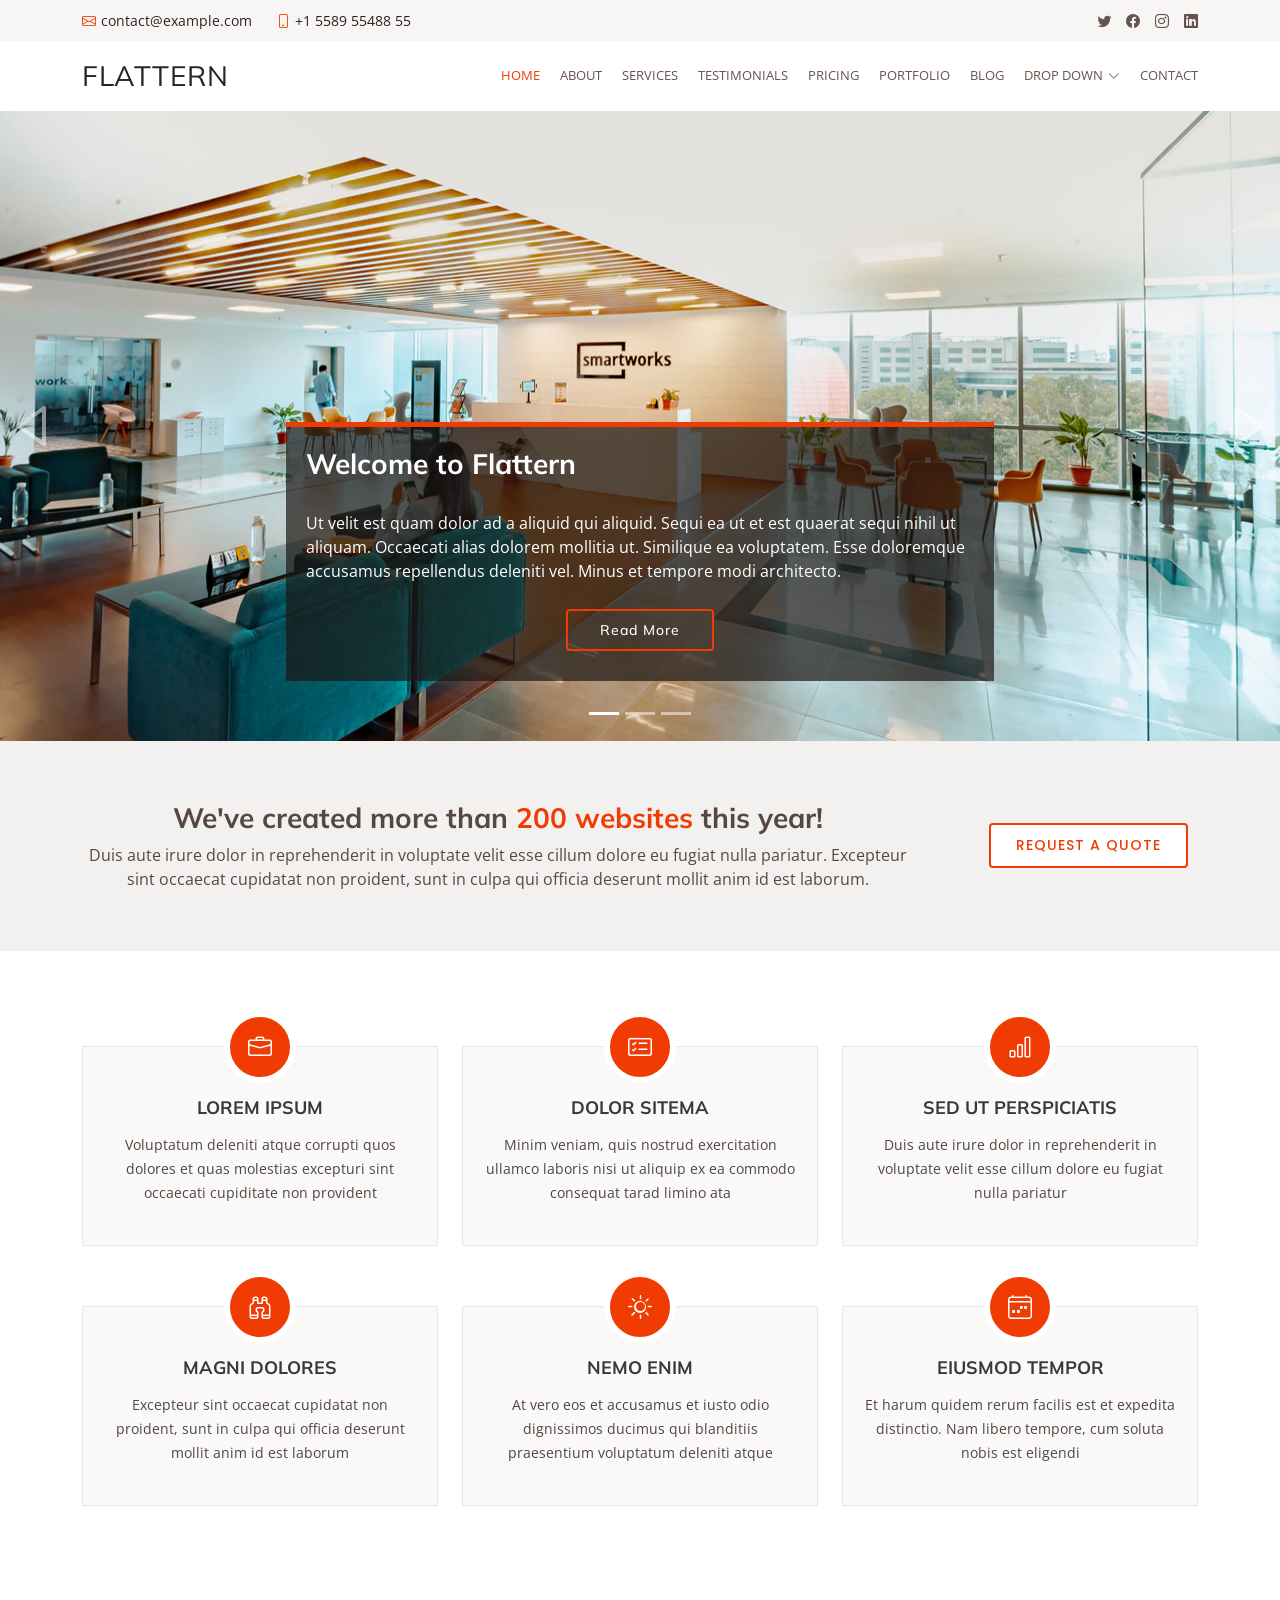
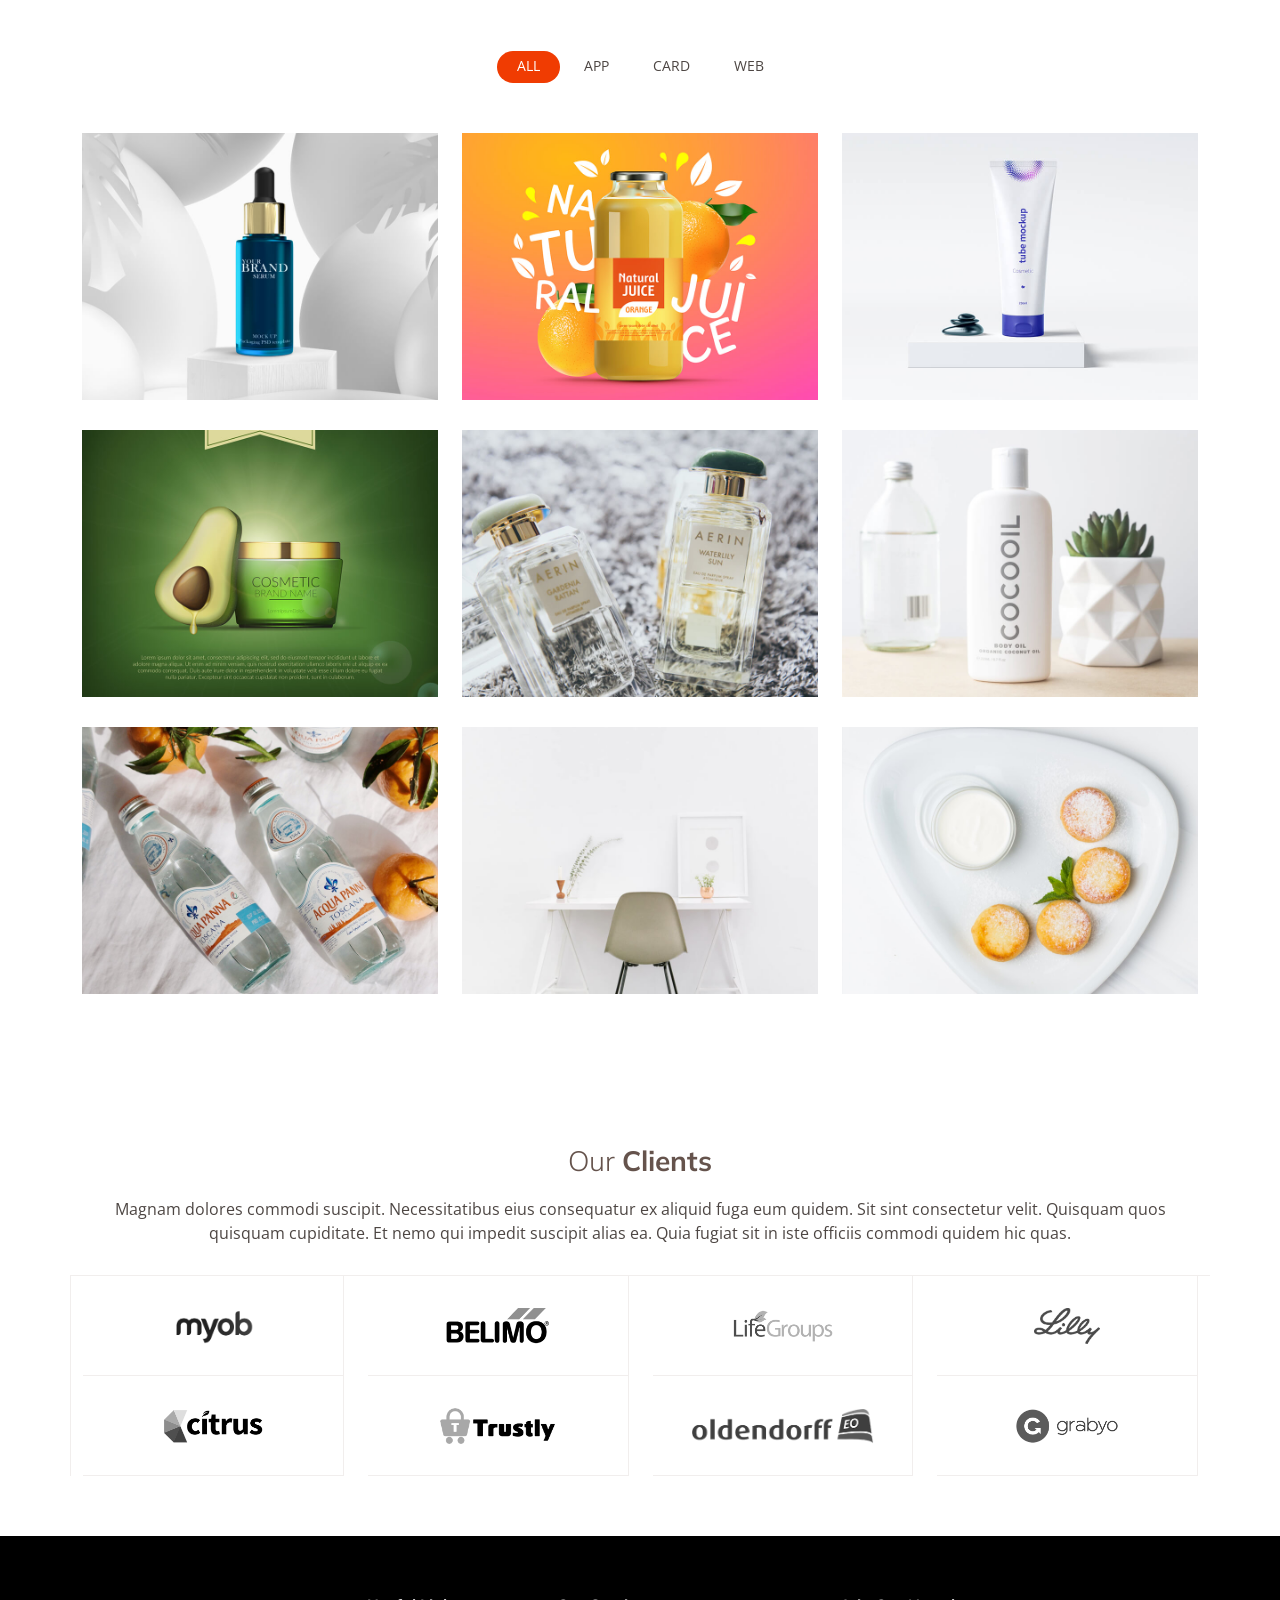
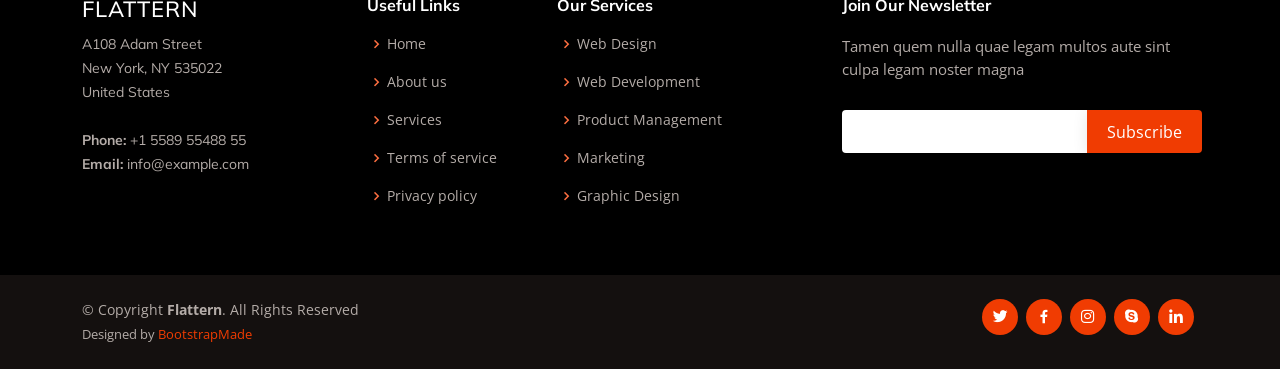
<file: wwwroot/AdminTemplate/index.html>
<!DOCTYPE html>
<html lang="en">

<head>
  <meta charset="utf-8">
  <meta content="width=device-width, initial-scale=1.0" name="viewport">

  <title>Flattern Bootstrap Template - Index</title>
  <meta content="" name="description">
  <meta content="" name="keywords">

  <!-- Favicons -->
  <link href="assets/img/favicon.png" rel="icon">
  <link href="assets/img/apple-touch-icon.png" rel="apple-touch-icon">

  <!-- Google Fonts -->
  <link href="https://fonts.googleapis.com/css?family=Open+Sans:300,300i,400,400i,600,600i,700,700i|Muli:300,300i,400,400i,500,500i,600,600i,700,700i|Poppins:300,300i,400,400i,500,500i,600,600i,700,700i" rel="stylesheet">

  <!-- Vendor CSS Files -->
  <link href="assets/vendor/animate.css/animate.min.css" rel="stylesheet">
  <link href="assets/vendor/aos/aos.css" rel="stylesheet">
  <link href="assets/vendor/bootstrap/css/bootstrap.min.css" rel="stylesheet">
  <link href="assets/vendor/bootstrap-icons/bootstrap-icons.css" rel="stylesheet">
  <link href="assets/vendor/boxicons/css/boxicons.min.css" rel="stylesheet">
  <link href="assets/vendor/glightbox/css/glightbox.min.css" rel="stylesheet">
  <link href="assets/vendor/swiper/swiper-bundle.min.css" rel="stylesheet">

  <!-- Template Main CSS File -->
  <link href="assets/css/style.css" rel="stylesheet">

  <!-- =======================================================
  * Template Name: Flattern
  * Updated: Jan 09 2024 with Bootstrap v5.3.2
  * Template URL: https://bootstrapmade.com/flattern-multipurpose-bootstrap-template/
  * Author: BootstrapMade.com
  * License: https://bootstrapmade.com/license/
  ======================================================== -->
</head>

<body>

  <!-- ======= Top Bar ======= -->
  <section id="topbar" class="d-flex align-items-center">
    <div class="container d-flex justify-content-center justify-content-md-between">
      <div class="contact-info d-flex align-items-center">
        <i class="bi bi-envelope d-flex align-items-center"><a href="mailto:contact@example.com">contact@example.com</a></i>
        <i class="bi bi-phone d-flex align-items-center ms-4"><span>+1 5589 55488 55</span></i>
      </div>
      <div class="social-links d-none d-md-flex align-items-center">
        <a href="#" class="twitter"><i class="bi bi-twitter"></i></a>
        <a href="#" class="facebook"><i class="bi bi-facebook"></i></a>
        <a href="#" class="instagram"><i class="bi bi-instagram"></i></a>
        <a href="#" class="linkedin"><i class="bi bi-linkedin"></i></i></a>
      </div>
    </div>
  </section>

  <!-- ======= Header ======= -->
  <header id="header" class="d-flex align-items-center">
    <div class="container d-flex justify-content-between">

      <div class="logo">
        <h1 class="text-light"><a href="index.html">Flattern</a></h1>
        <!-- Uncomment below if you prefer to use an image logo -->
        <!-- <a href="index.html"><img src="assets/img/logo.png" alt="" class="img-fluid"></a>-->
      </div>

      <nav id="navbar" class="navbar">
        <ul>
          <li><a class="active" href="index.html">Home</a></li>
          <li><a href="about.html">About</a></li>
          <li><a href="services.html">Services</a></li>
          <li><a href="testimonials.html">Testimonials</a></li>
          <li><a href="pricing.html">Pricing</a></li>
          <li><a href="portfolio.html">Portfolio</a></li>
          <li><a href="blog.html">Blog</a></li>
          <li class="dropdown"><a href="#"><span>Drop Down</span> <i class="bi bi-chevron-down"></i></a>
            <ul>
              <li><a href="#">Drop Down 1</a></li>
              <li class="dropdown"><a href="#"><span>Deep Drop Down</span> <i class="bi bi-chevron-right"></i></a>
                <ul>
                  <li><a href="#">Deep Drop Down 1</a></li>
                  <li><a href="#">Deep Drop Down 2</a></li>
                  <li><a href="#">Deep Drop Down 3</a></li>
                  <li><a href="#">Deep Drop Down 4</a></li>
                  <li><a href="#">Deep Drop Down 5</a></li>
                </ul>
              </li>
              <li><a href="#">Drop Down 2</a></li>
              <li><a href="#">Drop Down 3</a></li>
              <li><a href="#">Drop Down 4</a></li>
            </ul>
          </li>
          <li><a href="contact.html">Contact</a></li>
        </ul>
        <i class="bi bi-list mobile-nav-toggle"></i>
      </nav><!-- .navbar -->

    </div>
  </header><!-- End Header -->

  <!-- ======= Hero Section ======= -->
  <section id="hero">
    <div id="heroCarousel" data-bs-interval="5000" class="carousel slide carousel-fade" data-bs-ride="carousel">

      <div class="carousel-inner" role="listbox">

        <!-- Slide 1 -->
        <div class="carousel-item active" style="background-image: url(assets/img/slide/slide-1.jpg);">
          <div class="carousel-container">
            <div class="carousel-content animate__animated animate__fadeInUp">
              <h2>Welcome to <span>Flattern</span></h2>
              <p>Ut velit est quam dolor ad a aliquid qui aliquid. Sequi ea ut et est quaerat sequi nihil ut aliquam. Occaecati alias dolorem mollitia ut. Similique ea voluptatem. Esse doloremque accusamus repellendus deleniti vel. Minus et tempore modi architecto.</p>
              <div class="text-center"><a href="" class="btn-get-started">Read More</a></div>
            </div>
          </div>
        </div>

        <!-- Slide 2 -->
        <div class="carousel-item" style="background-image: url(assets/img/slide/slide-2.jpg);">
          <div class="carousel-container">
            <div class="carousel-content animate__animated animate__fadeInUp">
              <h2>Lorem Ipsum Dolor</h2>
              <p>Ut velit est quam dolor ad a aliquid qui aliquid. Sequi ea ut et est quaerat sequi nihil ut aliquam. Occaecati alias dolorem mollitia ut. Similique ea voluptatem. Esse doloremque accusamus repellendus deleniti vel. Minus et tempore modi architecto.</p>
              <div class="text-center"><a href="" class="btn-get-started">Read More</a></div>
            </div>
          </div>
        </div>

        <!-- Slide 3 -->
        <div class="carousel-item" style="background-image: url(assets/img/slide/slide-3.jpg);">
          <div class="carousel-container">
            <div class="carousel-content animate__animated animate__fadeInUp">
              <h2>Sequi ea ut et est quaerat</h2>
              <p>Ut velit est quam dolor ad a aliquid qui aliquid. Sequi ea ut et est quaerat sequi nihil ut aliquam. Occaecati alias dolorem mollitia ut. Similique ea voluptatem. Esse doloremque accusamus repellendus deleniti vel. Minus et tempore modi architecto.</p>
              <div class="text-center"><a href="" class="btn-get-started">Read More</a></div>
            </div>
          </div>
        </div>

      </div>

      <a class="carousel-control-prev" href="#heroCarousel" role="button" data-bs-slide="prev">
        <span class="carousel-control-prev-icon bx bx-left-arrow" aria-hidden="true"></span>
      </a>

      <a class="carousel-control-next" href="#heroCarousel" role="button" data-bs-slide="next">
        <span class="carousel-control-next-icon bx bx-right-arrow" aria-hidden="true"></span>
      </a>

      <ol class="carousel-indicators" id="hero-carousel-indicators"></ol>

    </div>
  </section><!-- End Hero -->

  <main id="main">

    <!-- ======= Cta Section ======= -->
    <section id="cta" class="cta">
      <div class="container">

        <div class="row">
          <div class="col-lg-9 text-center text-lg-left">
            <h3>We've created more than <span>200 websites</span> this year!</h3>
            <p> Duis aute irure dolor in reprehenderit in voluptate velit esse cillum dolore eu fugiat nulla pariatur. Excepteur sint occaecat cupidatat non proident, sunt in culpa qui officia deserunt mollit anim id est laborum.</p>
          </div>
          <div class="col-lg-3 cta-btn-container text-center">
            <a class="cta-btn align-middle" href="#">Request a quote</a>
          </div>
        </div>

      </div>
    </section><!-- End Cta Section -->

    <!-- ======= Services Section ======= -->
    <section id="services" class="services">
      <div class="container">

        <div class="row">
          <div class="col-lg-4 col-md-6">
            <div class="icon-box" data-aos="fade-up">
              <div class="icon"><i class="bi bi-briefcase"></i></div>
              <h4 class="title"><a href="">Lorem Ipsum</a></h4>
              <p class="description">Voluptatum deleniti atque corrupti quos dolores et quas molestias excepturi sint occaecati cupiditate non provident</p>
            </div>
          </div>
          <div class="col-lg-4 col-md-6">
            <div class="icon-box" data-aos="fade-up" data-aos-delay="100">
              <div class="icon"><i class="bi bi-card-checklist"></i></div>
              <h4 class="title"><a href="">Dolor Sitema</a></h4>
              <p class="description">Minim veniam, quis nostrud exercitation ullamco laboris nisi ut aliquip ex ea commodo consequat tarad limino ata</p>
            </div>
          </div>
          <div class="col-lg-4 col-md-6">
            <div class="icon-box" data-aos="fade-up" data-aos-delay="200">
              <div class="icon"><i class="bi bi-bar-chart"></i></div>
              <h4 class="title"><a href="">Sed ut perspiciatis</a></h4>
              <p class="description">Duis aute irure dolor in reprehenderit in voluptate velit esse cillum dolore eu fugiat nulla pariatur</p>
            </div>
          </div>
          <div class="col-lg-4 col-md-6">
            <div class="icon-box" data-aos="fade-up" data-aos-delay="200">
              <div class="icon"><i class="bi bi-binoculars"></i></div>
              <h4 class="title"><a href="">Magni Dolores</a></h4>
              <p class="description">Excepteur sint occaecat cupidatat non proident, sunt in culpa qui officia deserunt mollit anim id est laborum</p>
            </div>
          </div>
          <div class="col-lg-4 col-md-6">
            <div class="icon-box" data-aos="fade-up" data-aos-delay="300">
              <div class="icon"><i class="bi bi-brightness-high"></i></div>
              <h4 class="title"><a href="">Nemo Enim</a></h4>
              <p class="description">At vero eos et accusamus et iusto odio dignissimos ducimus qui blanditiis praesentium voluptatum deleniti atque</p>
            </div>
          </div>
          <div class="col-lg-4 col-md-6">
            <div class="icon-box" data-aos="fade-up" data-aos-delay="400">
              <div class="icon"><i class="bi bi-calendar4-week"></i></div>
              <h4 class="title"><a href="">Eiusmod Tempor</a></h4>
              <p class="description">Et harum quidem rerum facilis est et expedita distinctio. Nam libero tempore, cum soluta nobis est eligendi</p>
            </div>
          </div>
        </div>

      </div>
    </section><!-- End Services Section -->

    <!-- ======= Portfolio Section ======= -->
    <section id="portfolio" class="portfolio">
      <div class="container">

        <div class="row" data-aos="fade-up">
          <div class="col-lg-12 d-flex justify-content-center">
            <ul id="portfolio-flters">
              <li data-filter="*" class="filter-active">All</li>
              <li data-filter=".filter-app">App</li>
              <li data-filter=".filter-card">Card</li>
              <li data-filter=".filter-web">Web</li>
            </ul>
          </div>
        </div>

        <div class="row portfolio-container" data-aos="fade-up">

          <div class="col-lg-4 col-md-6 portfolio-item filter-app">
            <img src="assets/img/portfolio/portfolio-1.jpg" class="img-fluid" alt="">
            <div class="portfolio-info">
              <h4>App 1</h4>
              <p>App</p>
              <a href="assets/img/portfolio/portfolio-1.jpg" data-gallery="portfolioGallery" class="portfolio-lightbox preview-link" title="App 1"><i class="bx bx-plus"></i></a>
              <a href="portfolio-details.html" class="details-link" title="More Details"><i class="bx bx-link"></i></a>
            </div>
          </div>

          <div class="col-lg-4 col-md-6 portfolio-item filter-web">
            <img src="assets/img/portfolio/portfolio-2.jpg" class="img-fluid" alt="">
            <div class="portfolio-info">
              <h4>Web 3</h4>
              <p>Web</p>
              <a href="assets/img/portfolio/portfolio-2.jpg" data-gallery="portfolioGallery" class="portfolio-lightbox preview-link" title="Web 3"><i class="bx bx-plus"></i></a>
              <a href="portfolio-details.html" class="details-link" title="More Details"><i class="bx bx-link"></i></a>
            </div>
          </div>

          <div class="col-lg-4 col-md-6 portfolio-item filter-app">
            <img src="assets/img/portfolio/portfolio-3.jpg" class="img-fluid" alt="">
            <div class="portfolio-info">
              <h4>App 2</h4>
              <p>App</p>
              <a href="assets/img/portfolio/portfolio-3.jpg" data-gallery="portfolioGallery" class="portfolio-lightbox preview-link" title="App 2"><i class="bx bx-plus"></i></a>
              <a href="portfolio-details.html" class="details-link" title="More Details"><i class="bx bx-link"></i></a>
            </div>
          </div>

          <div class="col-lg-4 col-md-6 portfolio-item filter-card">
            <img src="assets/img/portfolio/portfolio-4.jpg" class="img-fluid" alt="">
            <div class="portfolio-info">
              <h4>Card 2</h4>
              <p>Card</p>
              <a href="assets/img/portfolio/portfolio-4.jpg" data-gallery="portfolioGallery" class="portfolio-lightbox preview-link" title="Card 2"><i class="bx bx-plus"></i></a>
              <a href="portfolio-details.html" class="details-link" title="More Details"><i class="bx bx-link"></i></a>
            </div>
          </div>

          <div class="col-lg-4 col-md-6 portfolio-item filter-web">
            <img src="assets/img/portfolio/portfolio-5.jpg" class="img-fluid" alt="">
            <div class="portfolio-info">
              <h4>Web 2</h4>
              <p>Web</p>
              <a href="assets/img/portfolio/portfolio-5.jpg" data-gallery="portfolioGallery" class="portfolio-lightbox preview-link" title="Web 2"><i class="bx bx-plus"></i></a>
              <a href="portfolio-details.html" class="details-link" title="More Details"><i class="bx bx-link"></i></a>
            </div>
          </div>

          <div class="col-lg-4 col-md-6 portfolio-item filter-app">
            <img src="assets/img/portfolio/portfolio-6.jpg" class="img-fluid" alt="">
            <div class="portfolio-info">
              <h4>App 3</h4>
              <p>App</p>
              <a href="assets/img/portfolio/portfolio-6.jpg" data-gallery="portfolioGallery" class="portfolio-lightbox preview-link" title="App 3"><i class="bx bx-plus"></i></a>
              <a href="portfolio-details.html" class="details-link" title="More Details"><i class="bx bx-link"></i></a>
            </div>
          </div>

          <div class="col-lg-4 col-md-6 portfolio-item filter-card">
            <img src="assets/img/portfolio/portfolio-7.jpg" class="img-fluid" alt="">
            <div class="portfolio-info">
              <h4>Card 1</h4>
              <p>Card</p>
              <a href="assets/img/portfolio/portfolio-7.jpg" data-gallery="portfolioGallery" class="portfolio-lightbox preview-link" title="Card 1"><i class="bx bx-plus"></i></a>
              <a href="portfolio-details.html" class="details-link" title="More Details"><i class="bx bx-link"></i></a>
            </div>
          </div>

          <div class="col-lg-4 col-md-6 portfolio-item filter-card">
            <img src="assets/img/portfolio/portfolio-8.jpg" class="img-fluid" alt="">
            <div class="portfolio-info">
              <h4>Card 3</h4>
              <p>Card</p>
              <a href="assets/img/portfolio/portfolio-8.jpg" data-gallery="portfolioGallery" class="portfolio-lightbox preview-link" title="Card 3"><i class="bx bx-plus"></i></a>
              <a href="portfolio-details.html" class="details-link" title="More Details"><i class="bx bx-link"></i></a>
            </div>
          </div>

          <div class="col-lg-4 col-md-6 portfolio-item filter-web">
            <img src="assets/img/portfolio/portfolio-9.jpg" class="img-fluid" alt="">
            <div class="portfolio-info">
              <h4>Web 3</h4>
              <p>Web</p>
              <a href="assets/img/portfolio/portfolio-9.jpg" data-gallery="portfolioGallery" class="portfolio-lightbox preview-link" title="Web 3"><i class="bx bx-plus"></i></a>
              <a href="portfolio-details.html" class="details-link" title="More Details"><i class="bx bx-link"></i></a>
            </div>
          </div>

        </div>

      </div>
    </section><!-- End Portfolio Section -->

    <!-- ======= Our Clients Section ======= -->
    <section id="clients" class="clients">
      <div class="container">

        <div class="section-title" data-aos="fade-up">
          <h2>Our <strong>Clients</strong></h2>
          <p>Magnam dolores commodi suscipit. Necessitatibus eius consequatur ex aliquid fuga eum quidem. Sit sint consectetur velit. Quisquam quos quisquam cupiditate. Et nemo qui impedit suscipit alias ea. Quia fugiat sit in iste officiis commodi quidem hic quas.</p>
        </div>

        <div class="row no-gutters clients-wrap clearfix" data-aos="fade-up">

          <div class="col-lg-3 col-md-4 col-xs-6">
            <div class="client-logo">
              <img src="assets/img/clients/client-1.png" class="img-fluid" alt="">
            </div>
          </div>

          <div class="col-lg-3 col-md-4 col-xs-6">
            <div class="client-logo">
              <img src="assets/img/clients/client-2.png" class="img-fluid" alt="">
            </div>
          </div>

          <div class="col-lg-3 col-md-4 col-xs-6">
            <div class="client-logo">
              <img src="assets/img/clients/client-3.png" class="img-fluid" alt="">
            </div>
          </div>

          <div class="col-lg-3 col-md-4 col-xs-6">
            <div class="client-logo">
              <img src="assets/img/clients/client-4.png" class="img-fluid" alt="">
            </div>
          </div>

          <div class="col-lg-3 col-md-4 col-xs-6">
            <div class="client-logo">
              <img src="assets/img/clients/client-5.png" class="img-fluid" alt="">
            </div>
          </div>

          <div class="col-lg-3 col-md-4 col-xs-6">
            <div class="client-logo">
              <img src="assets/img/clients/client-6.png" class="img-fluid" alt="">
            </div>
          </div>

          <div class="col-lg-3 col-md-4 col-xs-6">
            <div class="client-logo">
              <img src="assets/img/clients/client-7.png" class="img-fluid" alt="">
            </div>
          </div>

          <div class="col-lg-3 col-md-4 col-xs-6">
            <div class="client-logo">
              <img src="assets/img/clients/client-8.png" class="img-fluid" alt="">
            </div>
          </div>

        </div>

      </div>
    </section><!-- End Our Clients Section -->

  </main><!-- End #main -->

  <!-- ======= Footer ======= -->
  <footer id="footer">

    <div class="footer-top">
      <div class="container">
        <div class="row">

          <div class="col-lg-3 col-md-6 footer-contact">
            <h3>Flattern</h3>
            <p>
              A108 Adam Street <br>
              New York, NY 535022<br>
              United States <br><br>
              <strong>Phone:</strong> +1 5589 55488 55<br>
              <strong>Email:</strong> info@example.com<br>
            </p>
          </div>

          <div class="col-lg-2 col-md-6 footer-links">
            <h4>Useful Links</h4>
            <ul>
              <li><i class="bx bx-chevron-right"></i> <a href="#">Home</a></li>
              <li><i class="bx bx-chevron-right"></i> <a href="#">About us</a></li>
              <li><i class="bx bx-chevron-right"></i> <a href="#">Services</a></li>
              <li><i class="bx bx-chevron-right"></i> <a href="#">Terms of service</a></li>
              <li><i class="bx bx-chevron-right"></i> <a href="#">Privacy policy</a></li>
            </ul>
          </div>

          <div class="col-lg-3 col-md-6 footer-links">
            <h4>Our Services</h4>
            <ul>
              <li><i class="bx bx-chevron-right"></i> <a href="#">Web Design</a></li>
              <li><i class="bx bx-chevron-right"></i> <a href="#">Web Development</a></li>
              <li><i class="bx bx-chevron-right"></i> <a href="#">Product Management</a></li>
              <li><i class="bx bx-chevron-right"></i> <a href="#">Marketing</a></li>
              <li><i class="bx bx-chevron-right"></i> <a href="#">Graphic Design</a></li>
            </ul>
          </div>

          <div class="col-lg-4 col-md-6 footer-newsletter">
            <h4>Join Our Newsletter</h4>
            <p>Tamen quem nulla quae legam multos aute sint culpa legam noster magna</p>
            <form action="" method="post">
              <input type="email" name="email"><input type="submit" value="Subscribe">
            </form>
          </div>

        </div>
      </div>
    </div>

    <div class="container d-md-flex py-4">

      <div class="me-md-auto text-center text-md-start">
        <div class="copyright">
          &copy; Copyright <strong><span>Flattern</span></strong>. All Rights Reserved
        </div>
        <div class="credits">
          <!-- All the links in the footer should remain intact. -->
          <!-- You can delete the links only if you purchased the pro version. -->
          <!-- Licensing information: https://bootstrapmade.com/license/ -->
          <!-- Purchase the pro version with working PHP/AJAX contact form: https://bootstrapmade.com/flattern-multipurpose-bootstrap-template/ -->
          Designed by <a href="https://bootstrapmade.com/">BootstrapMade</a>
        </div>
      </div>
      <div class="social-links text-center text-md-right pt-3 pt-md-0">
        <a href="#" class="twitter"><i class="bx bxl-twitter"></i></a>
        <a href="#" class="facebook"><i class="bx bxl-facebook"></i></a>
        <a href="#" class="instagram"><i class="bx bxl-instagram"></i></a>
        <a href="#" class="google-plus"><i class="bx bxl-skype"></i></a>
        <a href="#" class="linkedin"><i class="bx bxl-linkedin"></i></a>
      </div>
    </div>
  </footer><!-- End Footer -->

  <a href="#" class="back-to-top d-flex align-items-center justify-content-center"><i class="bi bi-arrow-up-short"></i></a>

  <!-- Vendor JS Files -->
  <script src="assets/vendor/aos/aos.js"></script>
  <script src="assets/vendor/bootstrap/js/bootstrap.bundle.min.js"></script>
  <script src="assets/vendor/glightbox/js/glightbox.min.js"></script>
  <script src="assets/vendor/isotope-layout/isotope.pkgd.min.js"></script>
  <script src="assets/vendor/swiper/swiper-bundle.min.js"></script>
  <script src="assets/vendor/waypoints/noframework.waypoints.js"></script>
  <script src="assets/vendor/php-email-form/validate.js"></script>

  <!-- Template Main JS File -->
  <script src="assets/js/main.js"></script>

</body>

</html>
</file>
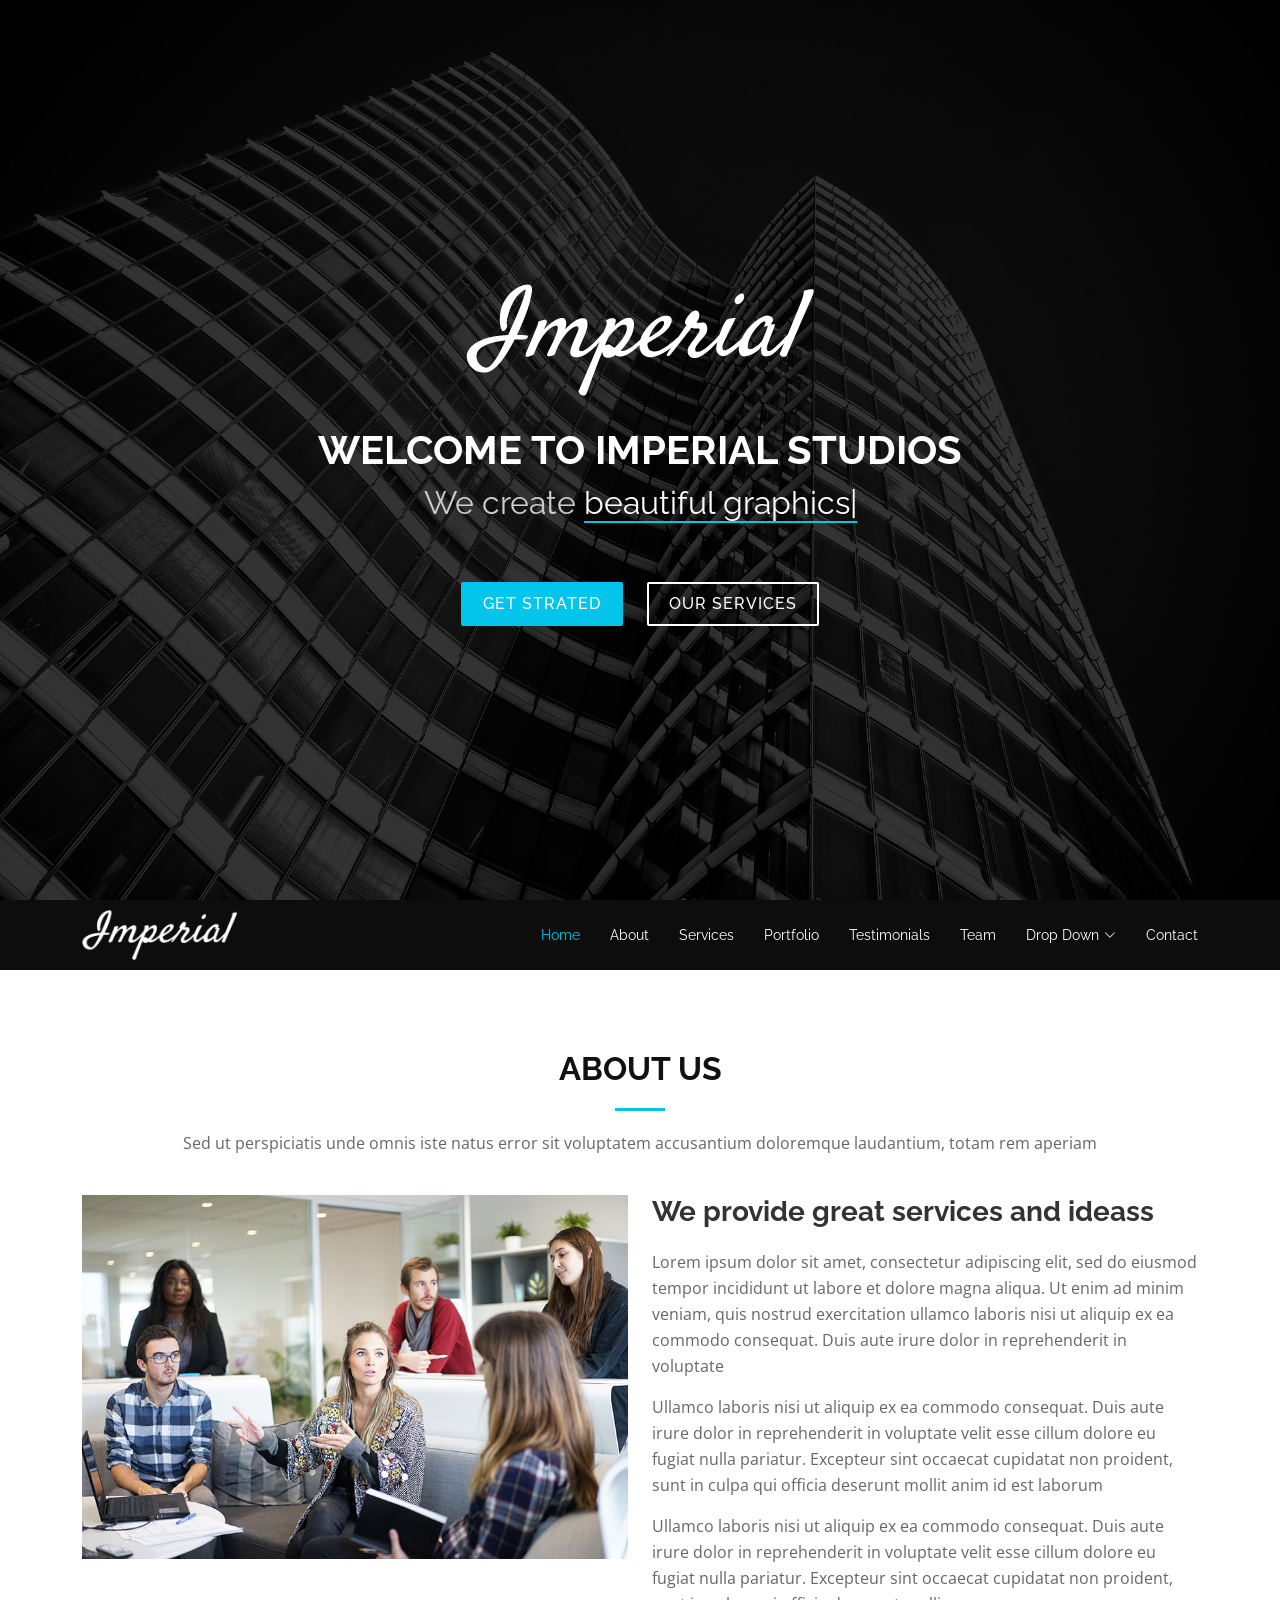
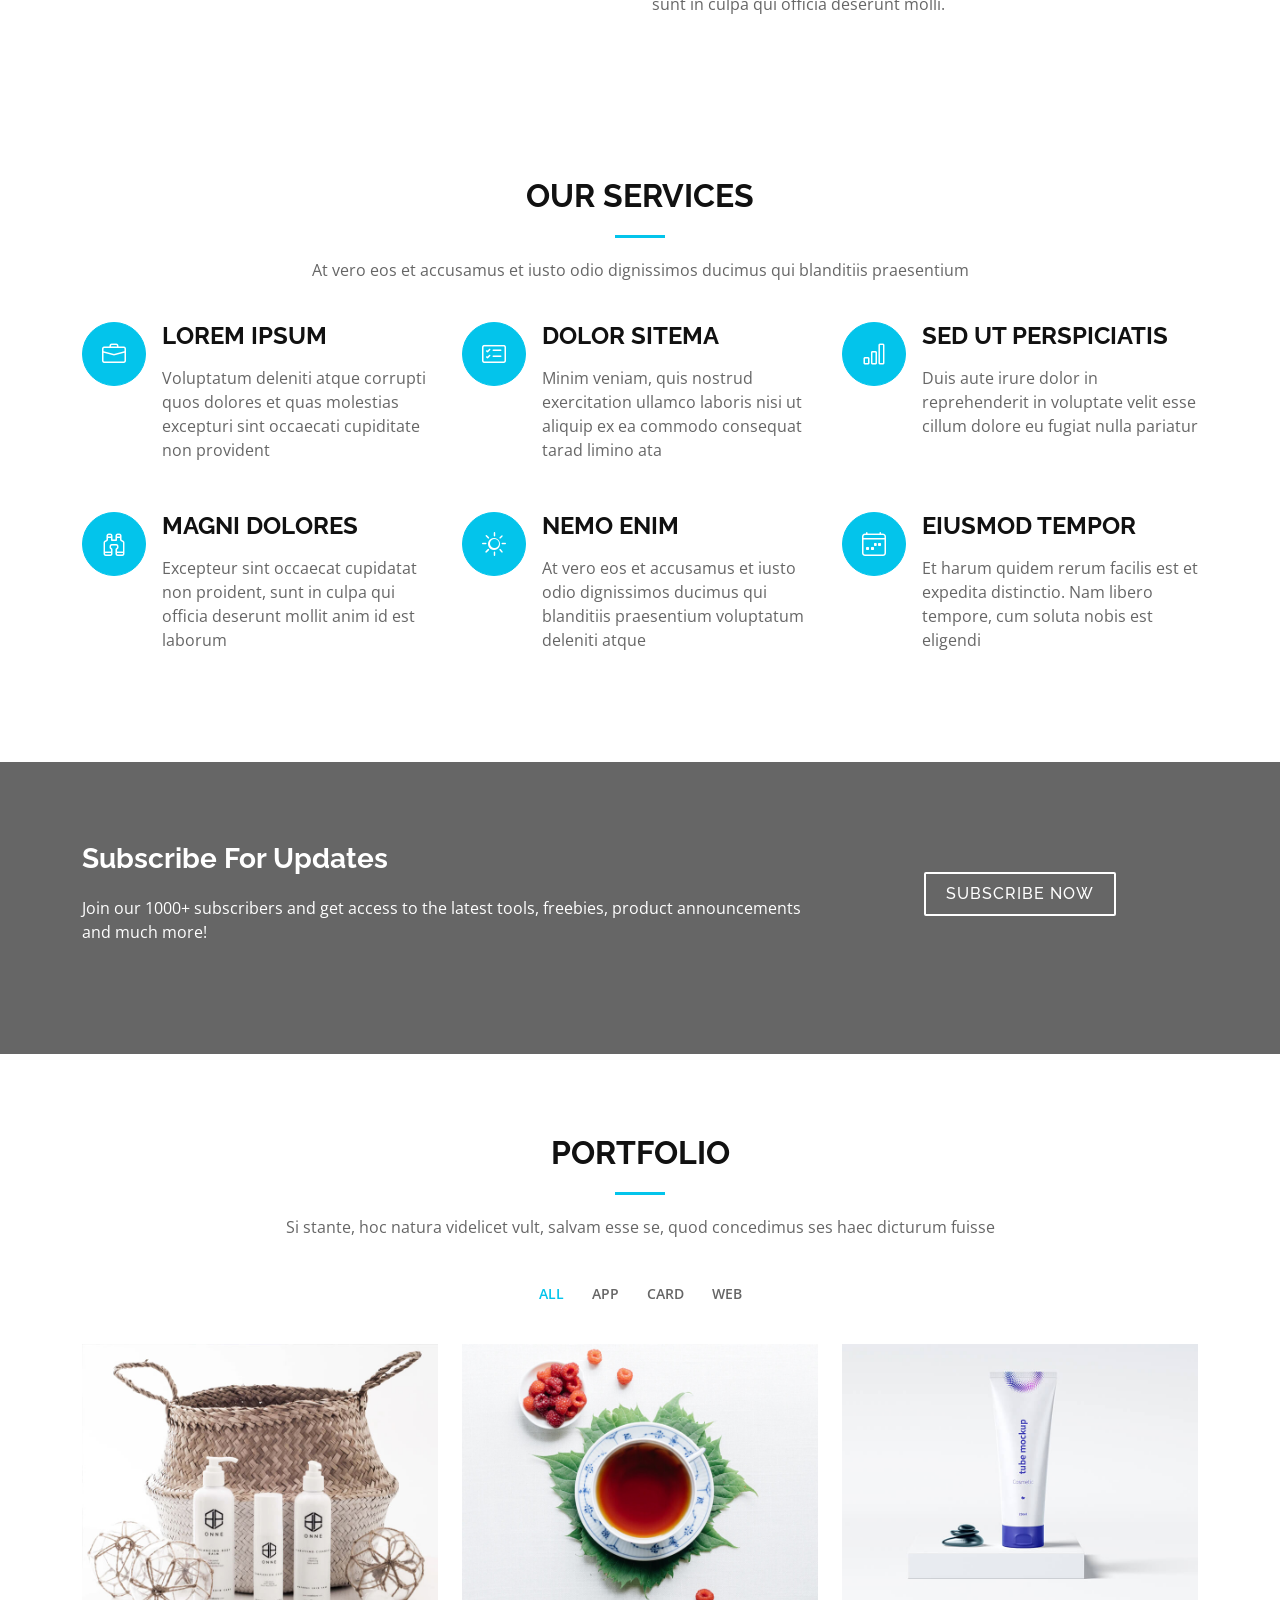
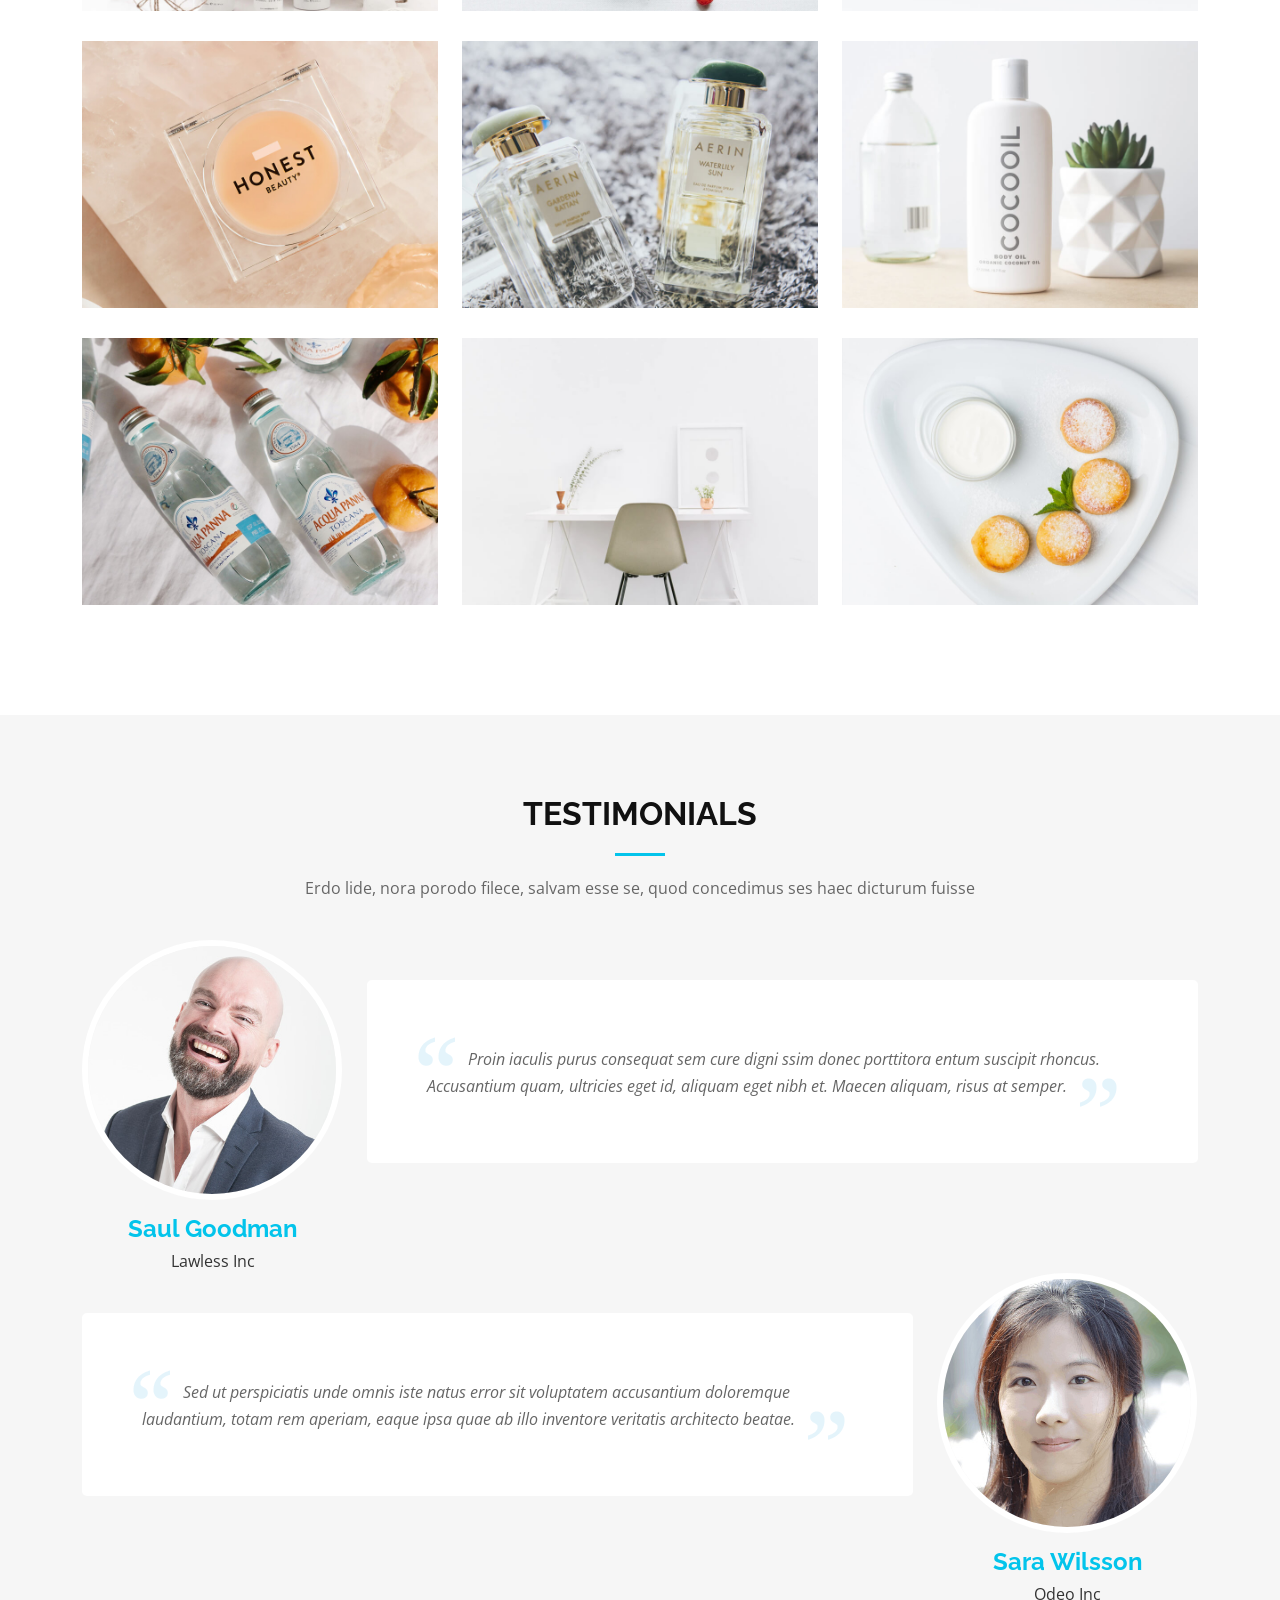
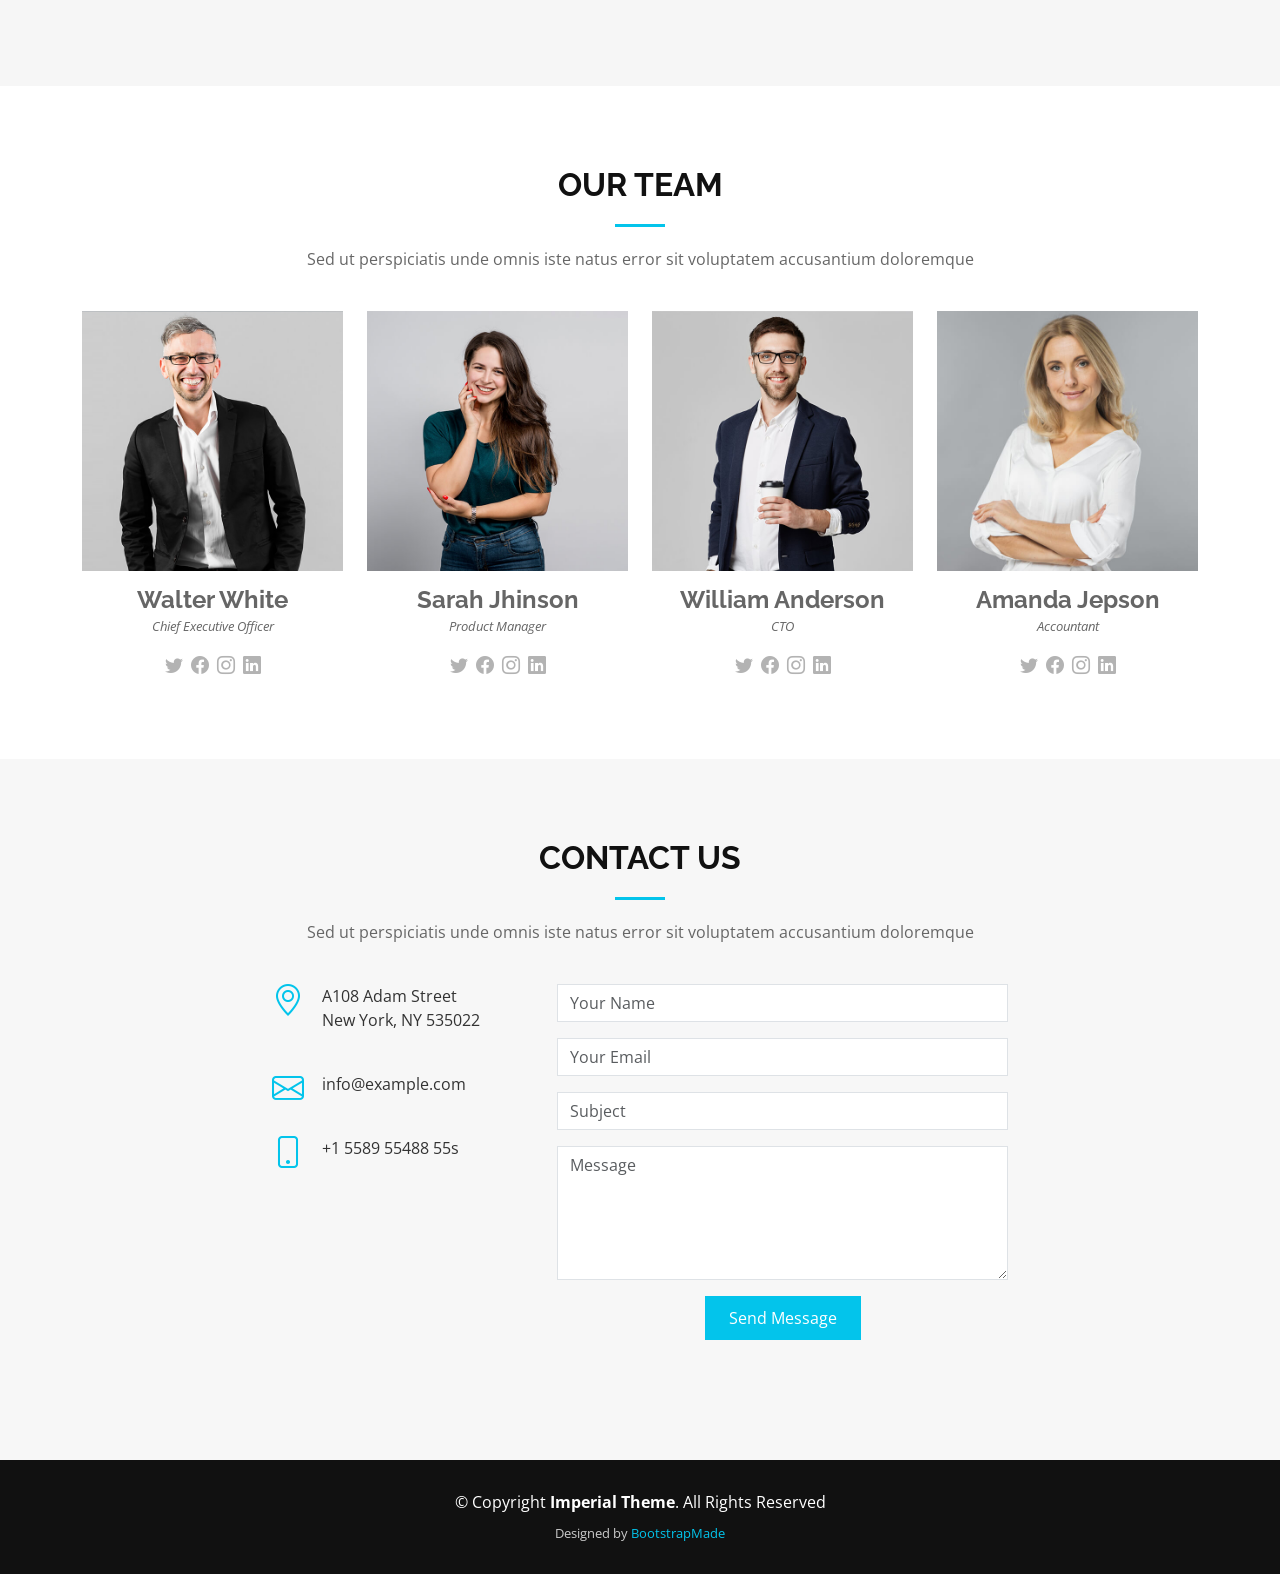
<file: wwwroot/UserTemplate/index.html>
<!DOCTYPE html>
<html lang="en">

<head>
  <meta charset="utf-8">
  <meta content="width=device-width, initial-scale=1.0" name="viewport">

  <title>Imperial Bootstrap Template</title>
  <meta content="" name="description">
  <meta content="" name="keywords">

  <!-- Facebook Opengraph integration: https://developers.facebook.com/docs/sharing/opengraph -->
  <meta property="og:title" content="">
  <meta property="og:image" content="">
  <meta property="og:url" content="">
  <meta property="og:site_name" content="">
  <meta property="og:description" content="">

  <!-- Twitter Cards integration: https://dev.twitter.com/cards/  -->
  <meta name="twitter:card" content="summary">
  <meta name="twitter:site" content="">
  <meta name="twitter:title" content="">
  <meta name="twitter:description" content="">
  <meta name="twitter:image" content="">

  <!-- Favicons -->
  <link href="assets/img/favicon.png" rel="icon">
  <link href="assets/img/apple-touch-icon.png" rel="apple-touch-icon">

  <!-- Google Fonts -->
  <link href="https://fonts.googleapis.com/css?family=Open+Sans:300,300i,400,400i,700,700i|Raleway:300,400,500,700,800" rel="stylesheet">

  <!-- Vendor CSS Files -->
  <link href="assets/vendor/aos/aos.css" rel="stylesheet">
  <link href="assets/vendor/bootstrap/css/bootstrap.min.css" rel="stylesheet">
  <link href="assets/vendor/bootstrap-icons/bootstrap-icons.css" rel="stylesheet">
  <link href="assets/vendor/glightbox/css/glightbox.min.css" rel="stylesheet">
  <link href="assets/vendor/swiper/swiper-bundle.min.css" rel="stylesheet">

  <!-- Template Main CSS File -->
  <link href="assets/css/style.css" rel="stylesheet">

  <!-- =======================================================
  * Template Name: Imperial
  * Updated: Jan 09 2024 with Bootstrap v5.3.2
  * Template URL: https://bootstrapmade.com/imperial-free-onepage-bootstrap-theme/
  * Author: BootstrapMade.com
  * License: https://bootstrapmade.com/license/
  ======================================================== -->
</head>

<body>

  <!-- ======= Hero Section ======= -->
  <section id="hero">
    <div class="hero-container">
      <div data-aos="fade-in">
        <div class="hero-logo">
          <img class="" src="assets/img/logo.png" alt="Imperial">
        </div>

        <h1>Welcome to Imperial studios</h1>
        <h2>We create <span class="typed" data-typed-items="beautiful graphics, functional websites, working mobile apps"></span></h2>
        <div class="actions">
          <a href="#about" class="btn-get-started">Get Strated</a>
          <a href="#services" class="btn-services">Our Services</a>
        </div>
      </div>
    </div>
  </section><!-- End Hero -->

  <!-- ======= Header ======= -->
  <header id="header" class="d-flex align-items-center">
    <div class="container d-flex align-items-center justify-content-between">

      <a href="index.html" class="logo mr-auto"><img src="assets/img/logo.png" alt=""></a>
      <!-- Uncomment below if you prefer to use a text logo -->
      <!-- <h1 class="logo mr-auto"><a href="index.html">Imperial</a></h1> -->

      <nav id="navbar" class="navbar">
        <ul>
          <li><a class="nav-link scrollto active" href="#hero">Home</a></li>
          <li><a class="nav-link scrollto" href="#about">About</a></li>
          <li><a class="nav-link scrollto" href="#services">Services</a></li>
          <li><a class="nav-link scrollto " href="#portfolio">Portfolio</a></li>
          <li><a class="nav-link scrollto" href="#testimonials">Testimonials</a></li>
          <li><a class="nav-link scrollto" href="#team">Team</a></li>
          <li class="dropdown"><a href="#"><span>Drop Down</span> <i class="bi bi-chevron-down"></i></a>
            <ul>
              <li><a href="#">Drop Down 1</a></li>
              <li class="dropdown"><a href="#"><span>Deep Drop Down</span> <i class="bi bi-chevron-right"></i></a>
                <ul>
                  <li><a href="#">Deep Drop Down 1</a></li>
                  <li><a href="#">Deep Drop Down 2</a></li>
                  <li><a href="#">Deep Drop Down 3</a></li>
                  <li><a href="#">Deep Drop Down 4</a></li>
                  <li><a href="#">Deep Drop Down 5</a></li>
                </ul>
              </li>
              <li><a href="#">Drop Down 2</a></li>
              <li><a href="#">Drop Down 3</a></li>
              <li><a href="#">Drop Down 4</a></li>
            </ul>
          </li>
          <li><a class="nav-link scrollto" href="#contact">Contact</a></li>
        </ul>
        <i class="bi bi-list mobile-nav-toggle"></i>
      </nav><!-- .navbar -->

    </div>
  </header><!-- End Header -->

  <main id="main">

    <!-- ======= About Section ======= -->
    <section id="about">
      <div class="container" data-aos="fade-up">
        <div class="row">
          <div class="col-md-12">
            <h3 class="section-title">About Us</h3>
            <div class="section-title-divider"></div>
            <p class="section-description">Sed ut perspiciatis unde omnis iste natus error sit voluptatem accusantium doloremque laudantium, totam rem aperiam</p>
          </div>
        </div>
      </div>
      <div class="container about-container" data-aos="fade-up" data-aos-delay="200">
        <div class="row">

          <div class="col-lg-6 about-img">
            <img src="assets/img/about-img.jpg" alt="">
          </div>

          <div class="col-md-6 about-content">
            <h2 class="about-title">We provide great services and ideass</h2>
            <p class="about-text">
              Lorem ipsum dolor sit amet, consectetur adipiscing elit, sed do eiusmod tempor incididunt ut labore et dolore magna aliqua. Ut enim ad minim veniam, quis nostrud exercitation ullamco laboris nisi ut aliquip ex ea commodo consequat. Duis aute irure dolor
              in reprehenderit in voluptate
            </p>
            <p class="about-text">
              Ullamco laboris nisi ut aliquip ex ea commodo consequat. Duis aute irure dolor in reprehenderit in voluptate velit esse cillum dolore eu fugiat nulla pariatur. Excepteur sint occaecat cupidatat non proident, sunt in culpa qui officia deserunt mollit anim
              id est laborum
            </p>
            <p class="about-text">
              Ullamco laboris nisi ut aliquip ex ea commodo consequat. Duis aute irure dolor in reprehenderit in voluptate velit esse cillum dolore eu fugiat nulla pariatur. Excepteur sint occaecat cupidatat non proident, sunt in culpa qui officia deserunt molli.
            </p>
          </div>
        </div>
      </div>
    </section><!-- End About Section -->

    <!-- ======= Services Section ======= -->
    <section id="services">
      <div class="container">
        <div class="row" data-aos="fade-up">
          <div class="col-md-12">
            <h3 class="section-title">Our Services</h3>
            <div class="section-title-divider"></div>
            <p class="section-description">At vero eos et accusamus et iusto odio dignissimos ducimus qui blanditiis praesentium</p>
          </div>
        </div>

        <div class="row" data-aos="fade-up" data-aos-delay="200">
          <div class="col-lg-4 col-md-6 service-item">
            <div class="service-icon"><i class="bi bi-briefcase"></i></div>
            <h4 class="service-title"><a href="">Lorem Ipsum</a></h4>
            <p class="service-description">Voluptatum deleniti atque corrupti quos dolores et quas molestias excepturi sint occaecati cupiditate non provident</p>
          </div>
          <div class="col-lg-4 col-md-6 service-item">
            <div class="service-icon"><i class="bi bi-card-checklist"></i></div>
            <h4 class="service-title"><a href="">Dolor Sitema</a></h4>
            <p class="service-description">Minim veniam, quis nostrud exercitation ullamco laboris nisi ut aliquip ex ea commodo consequat tarad limino ata</p>
          </div>
          <div class="col-lg-4 col-md-6 service-item">
            <div class="service-icon"><i class="bi bi-bar-chart"></i></div>
            <h4 class="service-title"><a href="">Sed ut perspiciatis</a></h4>
            <p class="service-description">Duis aute irure dolor in reprehenderit in voluptate velit esse cillum dolore eu fugiat nulla pariatur</p>
          </div>
          <div class="col-lg-4 col-md-6 service-item">
            <div class="service-icon"><i class="bi bi-binoculars"></i></div>
            <h4 class="service-title"><a href="">Magni Dolores</a></h4>
            <p class="service-description">Excepteur sint occaecat cupidatat non proident, sunt in culpa qui officia deserunt mollit anim id est laborum</p>
          </div>
          <div class="col-lg-4 col-md-6 service-item">
            <div class="service-icon"><i class="bi bi-brightness-high"></i></div>
            <h4 class="service-title"><a href="">Nemo Enim</a></h4>
            <p class="service-description">At vero eos et accusamus et iusto odio dignissimos ducimus qui blanditiis praesentium voluptatum deleniti atque</p>
          </div>
          <div class="col-lg-4 col-md-6 service-item">
            <div class="service-icon"><i class="bi bi-calendar4-week"></i></div>
            <h4 class="service-title"><a href="">Eiusmod Tempor</a></h4>
            <p class="service-description">Et harum quidem rerum facilis est et expedita distinctio. Nam libero tempore, cum soluta nobis est eligendi</p>
          </div>
        </div>
      </div>
    </section><!-- End Services Section -->

    <!-- ======= Subscrbe Section ======= -->
    <section id="subscribe">
      <div class="container" data-aos="fade-up">
        <div class="row">
          <div class="col-md-8">
            <h3 class="subscribe-title">Subscribe For Updates</h3>
            <p class="subscribe-text">Join our 1000+ subscribers and get access to the latest tools, freebies, product announcements and much more!</p>
          </div>
          <div class="col-md-4 subscribe-btn-container">
            <a class="subscribe-btn" href="#">Subscribe Now</a>
          </div>
        </div>
      </div>
    </section><!-- End Subscrbe Section -->

    <!-- ======= Portfolio Section ======= -->
    <section id="portfolio">
      <div class="container" data-aos="fade-up">
        <div class="row">
          <div class="col-md-12">
            <h3 class="section-title">Portfolio</h3>
            <div class="section-title-divider"></div>
            <p class="section-description">Si stante, hoc natura videlicet vult, salvam esse se, quod concedimus ses haec dicturum fuisse</p>
          </div>
        </div>

        <div class="row">
          <div class="col-lg-12 d-flex justify-content-center">
            <ul id="portfolio-flters">
              <li data-filter="*" class="filter-active">All</li>
              <li data-filter=".filter-app">App</li>
              <li data-filter=".filter-card">Card</li>
              <li data-filter=".filter-web">Web</li>
            </ul>
          </div>
        </div>

        <div class="row portfolio-container">

          <div class="col-lg-4 col-md-6 portfolio-item filter-app">
            <img src="assets/img/portfolio/portfolio-1.jpg" class="img-fluid" alt="">
            <div class="portfolio-info">
              <h4>App 1</h4>
              <p>App</p>
              <a href="assets/img/portfolio/portfolio-1.jpg" data-gallery="portfolioGallery" class="portfolio-lightbox preview-link" title="App 1"><i class="bi bi-plus"></i></a>
              <a href="portfolio-details.html" class="details-link" title="More Details"><i class="bi bi-link"></i></a>
            </div>
          </div>

          <div class="col-lg-4 col-md-6 portfolio-item filter-web">
            <img src="assets/img/portfolio/portfolio-2.jpg" class="img-fluid" alt="">
            <div class="portfolio-info">
              <h4>Web 3</h4>
              <p>Web</p>
              <a href="assets/img/portfolio/portfolio-2.jpg" data-gallery="portfolioGallery" class="portfolio-lightbox preview-link" title="Web 3"><i class="bi bi-plus"></i></a>
              <a href="portfolio-details.html" class="details-link" title="More Details"><i class="bi bi-link"></i></a>
            </div>
          </div>

          <div class="col-lg-4 col-md-6 portfolio-item filter-app">
            <img src="assets/img/portfolio/portfolio-3.jpg" class="img-fluid" alt="">
            <div class="portfolio-info">
              <h4>App 2</h4>
              <p>App</p>
              <a href="assets/img/portfolio/portfolio-3.jpg" data-gallery="portfolioGallery" class="portfolio-lightbox preview-link" title="App 2"><i class="bi bi-plus"></i></a>
              <a href="portfolio-details.html" class="details-link" title="More Details"><i class="bi bi-link"></i></a>
            </div>
          </div>

          <div class="col-lg-4 col-md-6 portfolio-item filter-card">
            <img src="assets/img/portfolio/portfolio-4.jpg" class="img-fluid" alt="">
            <div class="portfolio-info">
              <h4>Card 2</h4>
              <p>Card</p>
              <a href="assets/img/portfolio/portfolio-4.jpg" data-gallery="portfolioGallery" class="portfolio-lightbox preview-link" title="Card 2"><i class="bi bi-plus"></i></a>
              <a href="portfolio-details.html" class="details-link" title="More Details"><i class="bi bi-link"></i></a>
            </div>
          </div>

          <div class="col-lg-4 col-md-6 portfolio-item filter-web">
            <img src="assets/img/portfolio/portfolio-5.jpg" class="img-fluid" alt="">
            <div class="portfolio-info">
              <h4>Web 2</h4>
              <p>Web</p>
              <a href="assets/img/portfolio/portfolio-5.jpg" data-gallery="portfolioGallery" class="portfolio-lightbox preview-link" title="Web 2"><i class="bi bi-plus"></i></a>
              <a href="portfolio-details.html" class="details-link" title="More Details"><i class="bi bi-link"></i></a>
            </div>
          </div>

          <div class="col-lg-4 col-md-6 portfolio-item filter-app">
            <img src="assets/img/portfolio/portfolio-6.jpg" class="img-fluid" alt="">
            <div class="portfolio-info">
              <h4>App 3</h4>
              <p>App</p>
              <a href="assets/img/portfolio/portfolio-6.jpg" data-gallery="portfolioGallery" class="portfolio-lightbox preview-link" title="App 3"><i class="bi bi-plus"></i></a>
              <a href="portfolio-details.html" class="details-link" title="More Details"><i class="bi bi-link"></i></a>
            </div>
          </div>

          <div class="col-lg-4 col-md-6 portfolio-item filter-card">
            <img src="assets/img/portfolio/portfolio-7.jpg" class="img-fluid" alt="">
            <div class="portfolio-info">
              <h4>Card 1</h4>
              <p>Card</p>
              <a href="assets/img/portfolio/portfolio-7.jpg" data-gallery="portfolioGallery" class="portfolio-lightbox preview-link" title="Card 1"><i class="bi bi-plus"></i></a>
              <a href="portfolio-details.html" class="details-link" title="More Details"><i class="bi bi-link"></i></a>
            </div>
          </div>

          <div class="col-lg-4 col-md-6 portfolio-item filter-card">
            <img src="assets/img/portfolio/portfolio-8.jpg" class="img-fluid" alt="">
            <div class="portfolio-info">
              <h4>Card 3</h4>
              <p>Card</p>
              <a href="assets/img/portfolio/portfolio-8.jpg" data-gallery="portfolioGallery" class="portfolio-lightbox preview-link" title="Card 3"><i class="bi bi-plus"></i></a>
              <a href="portfolio-details.html" class="details-link" title="More Details"><i class="bi bi-link"></i></a>
            </div>
          </div>

          <div class="col-lg-4 col-md-6 portfolio-item filter-web">
            <img src="assets/img/portfolio/portfolio-9.jpg" class="img-fluid" alt="">
            <div class="portfolio-info">
              <h4>Web 3</h4>
              <p>Web</p>
              <a href="assets/img/portfolio/portfolio-9.jpg" data-gallery="portfolioGallery" class="portfolio-lightbox preview-link" title="Web 3"><i class="bi bi-plus"></i></a>
              <a href="portfolio-details.html" class="details-link" title="More Details"><i class="bi bi-link"></i></a>
            </div>
          </div>

        </div>

      </div>
    </section><!-- End Portfolio Section -->

    <!-- ======= Testimonials Section ======= -->
    <section id="testimonials">
      <div class="container" data-aos="fade-up">
        <div class="row">
          <div class="col-md-12">
            <h3 class="section-title">Testimonials</h3>
            <div class="section-title-divider"></div>
            <p class="section-description">Erdo lide, nora porodo filece, salvam esse se, quod concedimus ses haec dicturum fuisse</p>
          </div>
        </div>

        <div class="row">
          <div class="col-md-3">
            <div class="profile">
              <div class="pic"><img src="assets/img/client-1.jpg" alt=""></div>
              <h4>Saul Goodman</h4>
              <span>Lawless Inc</span>
            </div>
          </div>
          <div class="col-md-9">
            <div class="quote">
              <b><img src="assets/img/quote_sign_left.png" alt=""></b> Proin iaculis purus consequat sem cure digni ssim donec porttitora entum suscipit rhoncus. Accusantium quam, ultricies eget id, aliquam eget nibh et. Maecen aliquam, risus at semper. <small><img src="assets/img/quote_sign_right.png" alt=""></small>
            </div>
          </div>
        </div>

        <div class="row">
          <div class="col-md-9">
            <div class="quote">
              <b><img src="assets/img/quote_sign_left.png" alt=""></b> Sed ut perspiciatis unde omnis iste natus error sit voluptatem accusantium doloremque laudantium, totam rem aperiam, eaque ipsa quae ab illo inventore veritatis architecto beatae. <small><img src="assets/img/quote_sign_right.png" alt=""></small>
            </div>
          </div>
          <div class="col-md-3">
            <div class="profile">
              <div class="pic"><img src="assets/img/client-2.jpg" alt=""></div>
              <h4>Sara Wilsson</h4>
              <span>Odeo Inc</span>
            </div>
          </div>
        </div>

      </div>
    </section><!-- End Testimonials Section -->

    <!-- ======= Team Section ======= -->
    <section id="team">
      <div class="container" data-aos="fade-up">
        <div class="row">
          <div class="col-md-12">
            <h3 class="section-title">Our Team</h3>
            <div class="section-title-divider"></div>
            <p class="section-description">Sed ut perspiciatis unde omnis iste natus error sit voluptatem accusantium doloremque</p>
          </div>
        </div>

        <div class="row">
          <div class="col-md-3">
            <div class="member">
              <div class="pic"><img src="assets/img/team/team-1.jpg" alt=""></div>
              <h4>Walter White</h4>
              <span>Chief Executive Officer</span>
              <div class="social">
                <a href=""><i class="bi bi-twitter"></i></a>
                <a href=""><i class="bi bi-facebook"></i></a>
                <a href=""><i class="bi bi-instagram"></i></a>
                <a href=""><i class="bi bi-linkedin"></i></a>
              </div>
            </div>
          </div>

          <div class="col-md-3">
            <div class="member">
              <div class="pic"><img src="assets/img/team/team-2.jpg" alt=""></div>
              <h4>Sarah Jhinson</h4>
              <span>Product Manager</span>
              <div class="social">
                <a href=""><i class="bi bi-twitter"></i></a>
                <a href=""><i class="bi bi-facebook"></i></a>
                <a href=""><i class="bi bi-instagram"></i></a>
                <a href=""><i class="bi bi-linkedin"></i></a>
              </div>
            </div>
          </div>

          <div class="col-md-3">
            <div class="member">
              <div class="pic"><img src="assets/img/team/team-3.jpg" alt=""></div>
              <h4>William Anderson</h4>
              <span>CTO</span>
              <div class="social">
                <a href=""><i class="bi bi-twitter"></i></a>
                <a href=""><i class="bi bi-facebook"></i></a>
                <a href=""><i class="bi bi-instagram"></i></a>
                <a href=""><i class="bi bi-linkedin"></i></a>
              </div>
            </div>
          </div>

          <div class="col-md-3">
            <div class="member">
              <div class="pic"><img src="assets/img/team/team-4.jpg" alt=""></div>
              <h4>Amanda Jepson</h4>
              <span>Accountant</span>
              <div class="social">
                <a href=""><i class="bi bi-twitter"></i></a>
                <a href=""><i class="bi bi-facebook"></i></a>
                <a href=""><i class="bi bi-instagram"></i></a>
                <a href=""><i class="bi bi-linkedin"></i></a>
              </div>
            </div>
          </div>

        </div>
      </div>
    </section><!-- End Team Section -->

    <!-- ======= Contact Section ======= -->
    <section id="contact">
      <div class="container" data-aos="fade-up">
        <div class="row">
          <div class="col-md-12">
            <h3 class="section-title">Contact Us</h3>
            <div class="section-title-divider"></div>
            <p class="section-description">Sed ut perspiciatis unde omnis iste natus error sit voluptatem accusantium doloremque</p>
          </div>
        </div>

        <div class="row justify-content-center">
          <div class="col-lg-3 col-md-4">
            <div class="info">
              <div>
                <i class="bi bi-geo-alt"></i>
                <p>A108 Adam Street<br>New York, NY 535022</p>
              </div>

              <div>
                <i class="bi bi-envelope"></i>
                <p>info@example.com</p>
              </div>

              <div>
                <i class="bi bi-phone"></i>
                <p>+1 5589 55488 55s</p>
              </div>

            </div>
          </div>

          <div class="col-lg-5 col-md-8">
            <div class="form">
              <form action="forms/contact.php" method="post" role="form" class="php-email-form">
                <div class="form-group">
                  <input type="text" name="name" class="form-control" id="name" placeholder="Your Name" required>
                </div>
                <div class="form-group mt-3">
                  <input type="email" class="form-control" name="email" id="email" placeholder="Your Email" required>
                </div>
                <div class="form-group mt-3">
                  <input type="text" class="form-control" name="subject" id="subject" placeholder="Subject" required>
                </div>
                <div class="form-group mt-3">
                  <textarea class="form-control" name="message" rows="5" placeholder="Message" required></textarea>
                </div>
                <div class="my-3">
                  <div class="loading">Loading</div>
                  <div class="error-message"></div>
                  <div class="sent-message">Your message has been sent. Thank you!</div>
                </div>
                <div class="text-center"><button type="submit">Send Message</button></div>
              </form>
            </div>
          </div>

        </div>
      </div>
    </section><!-- End Contact Section -->

  </main><!-- End #main -->

  <!-- ======= Footer ======= -->
  <footer id="footer">
    <div class="container">
      <div class="row">
        <div class="col-md-12">
          <div class="copyright">
            &copy; Copyright <strong>Imperial Theme</strong>. All Rights Reserved
          </div>
          <div class="credits">
            <!--
            All the links in the footer should remain intact.
            You can delete the links only if you purchased the pro version.
            Licensing information: https://bootstrapmade.com/license/
            Purchase the pro version with working PHP/AJAX contact form: https://bootstrapmade.com/buy/?theme=Imperial
          -->
            Designed by <a href="https://bootstrapmade.com/">BootstrapMade</a>
          </div>
        </div>
      </div>
    </div>
  </footer><!-- End Footer -->

  <div id="preloader"></div>
  <a href="#" class="back-to-top d-flex align-items-center justify-content-center"><i class="bi bi-arrow-up-short"></i></a>

  <!-- Vendor JS Files -->
  <script src="assets/vendor/aos/aos.js"></script>
  <script src="assets/vendor/bootstrap/js/bootstrap.bundle.min.js"></script>
  <script src="assets/vendor/glightbox/js/glightbox.min.js"></script>
  <script src="assets/vendor/isotope-layout/isotope.pkgd.min.js"></script>
  <script src="assets/vendor/swiper/swiper-bundle.min.js"></script>
  <script src="assets/vendor/typed.js/typed.umd.js"></script>
  <script src="assets/vendor/php-email-form/validate.js"></script>

  <!-- Template Main JS File -->
  <script src="assets/js/main.js"></script>

</body>

</html>
</file>
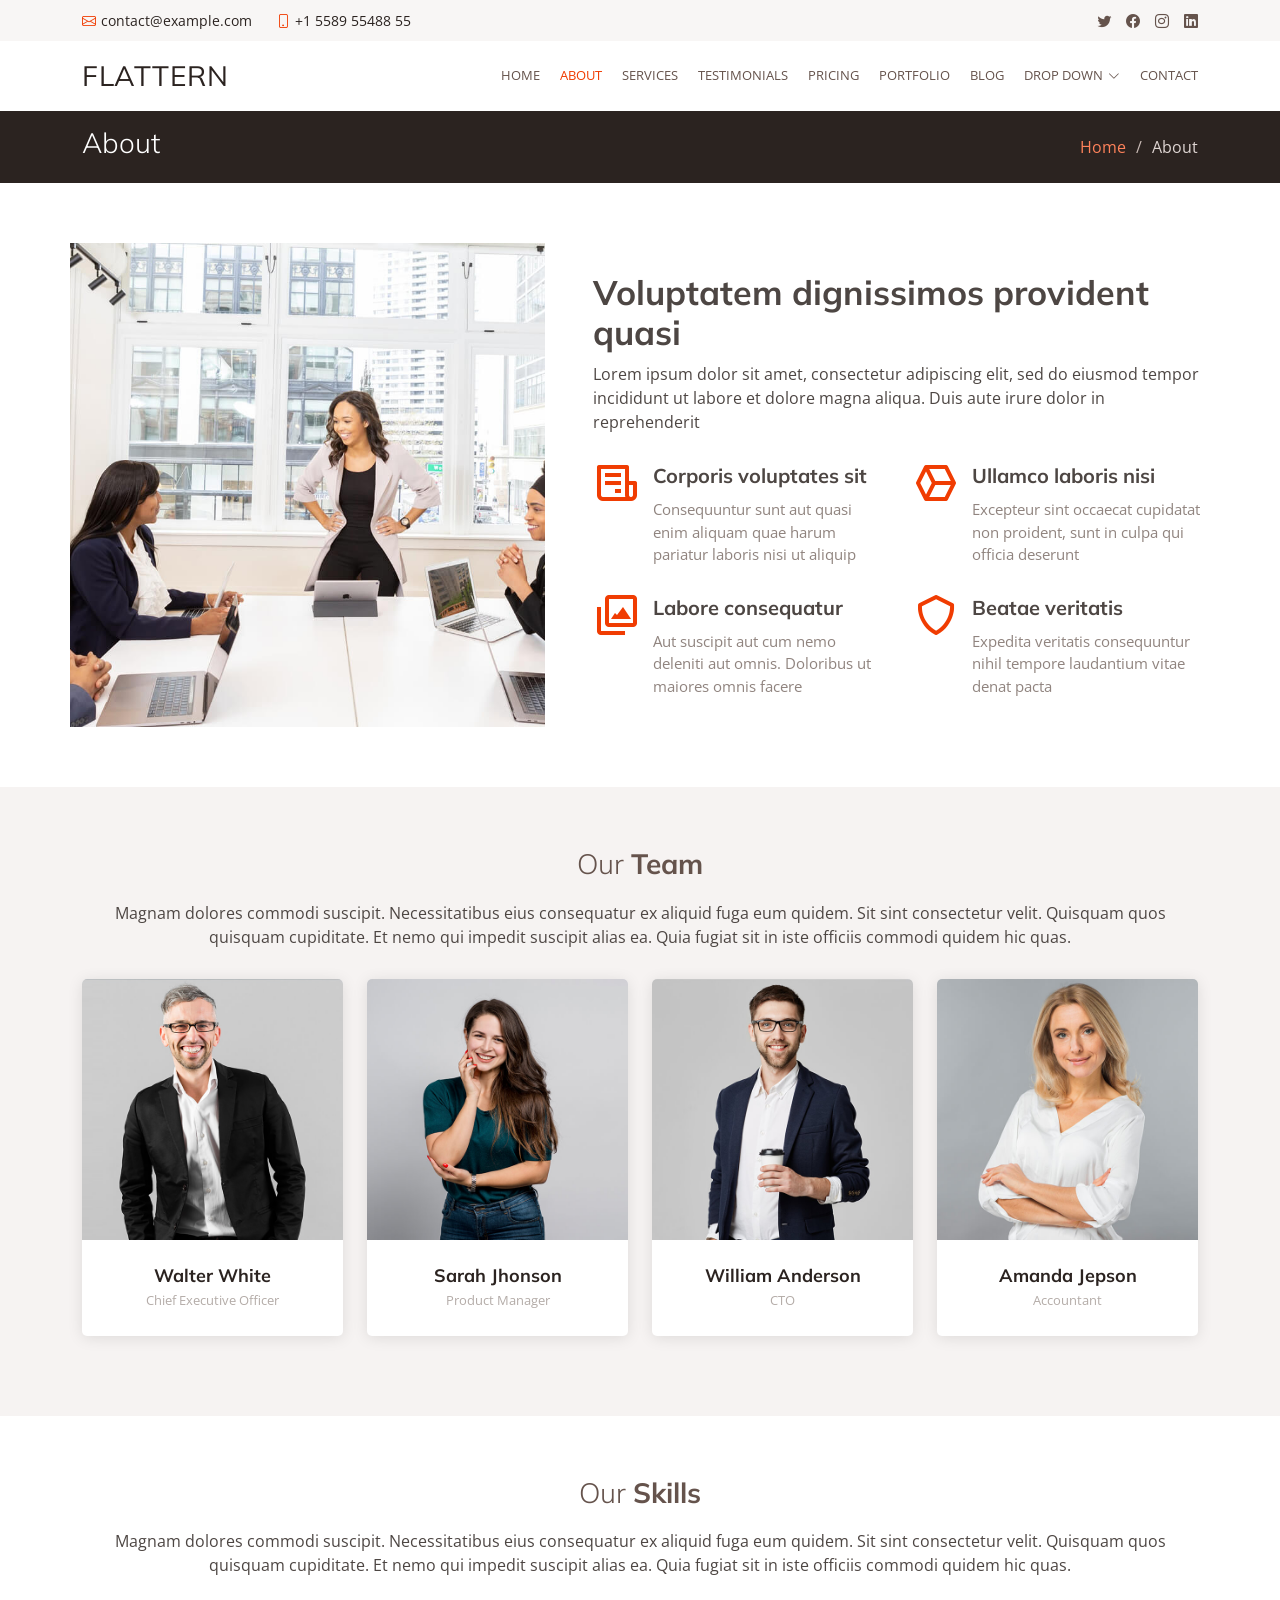
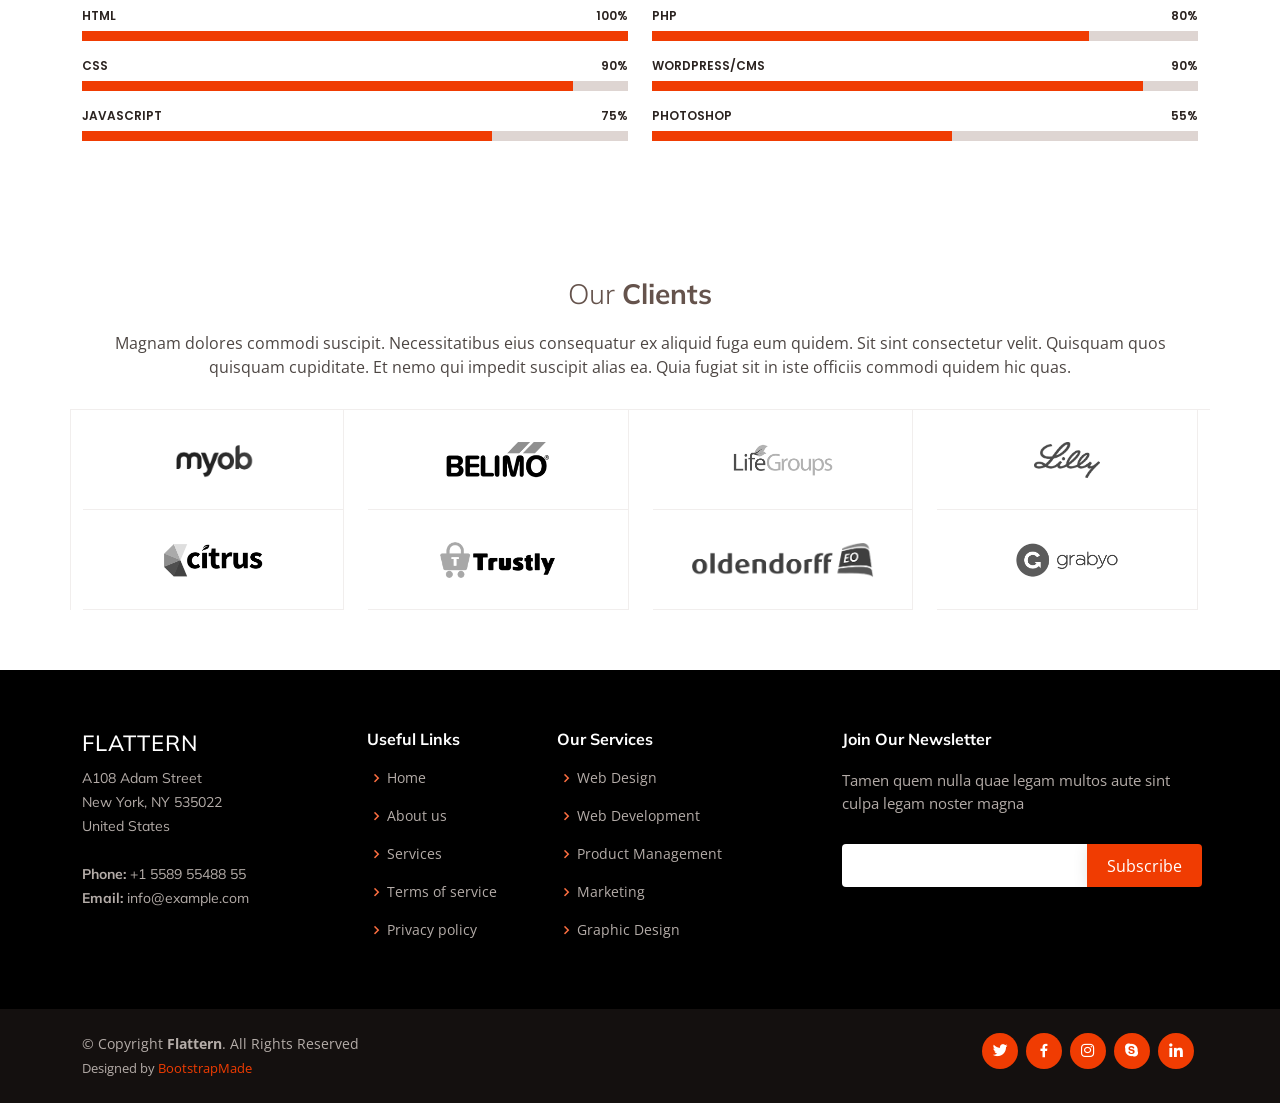
<file: wwwroot/AdminTemplate/about.html>
<!DOCTYPE html>
<html lang="en">

<head>
  <meta charset="utf-8">
  <meta content="width=device-width, initial-scale=1.0" name="viewport">

  <title>About - Flattern Bootstrap Template</title>
  <meta content="" name="description">
  <meta content="" name="keywords">

  <!-- Favicons -->
  <link href="assets/img/favicon.png" rel="icon">
  <link href="assets/img/apple-touch-icon.png" rel="apple-touch-icon">

  <!-- Google Fonts -->
  <link href="https://fonts.googleapis.com/css?family=Open+Sans:300,300i,400,400i,600,600i,700,700i|Muli:300,300i,400,400i,500,500i,600,600i,700,700i|Poppins:300,300i,400,400i,500,500i,600,600i,700,700i" rel="stylesheet">

  <!-- Vendor CSS Files -->
  <link href="assets/vendor/animate.css/animate.min.css" rel="stylesheet">
  <link href="assets/vendor/aos/aos.css" rel="stylesheet">
  <link href="assets/vendor/bootstrap/css/bootstrap.min.css" rel="stylesheet">
  <link href="assets/vendor/bootstrap-icons/bootstrap-icons.css" rel="stylesheet">
  <link href="assets/vendor/boxicons/css/boxicons.min.css" rel="stylesheet">
  <link href="assets/vendor/glightbox/css/glightbox.min.css" rel="stylesheet">
  <link href="assets/vendor/swiper/swiper-bundle.min.css" rel="stylesheet">

  <!-- Template Main CSS File -->
  <link href="assets/css/style.css" rel="stylesheet">

  <!-- =======================================================
  * Template Name: Flattern
  * Updated: Jan 09 2024 with Bootstrap v5.3.2
  * Template URL: https://bootstrapmade.com/flattern-multipurpose-bootstrap-template/
  * Author: BootstrapMade.com
  * License: https://bootstrapmade.com/license/
  ======================================================== -->
</head>

<body>

  <!-- ======= Top Bar ======= -->
  <section id="topbar" class="d-flex align-items-center">
    <div class="container d-flex justify-content-center justify-content-md-between">
      <div class="contact-info d-flex align-items-center">
        <i class="bi bi-envelope d-flex align-items-center"><a href="mailto:contact@example.com">contact@example.com</a></i>
        <i class="bi bi-phone d-flex align-items-center ms-4"><span>+1 5589 55488 55</span></i>
      </div>
      <div class="social-links d-none d-md-flex align-items-center">
        <a href="#" class="twitter"><i class="bi bi-twitter"></i></a>
        <a href="#" class="facebook"><i class="bi bi-facebook"></i></a>
        <a href="#" class="instagram"><i class="bi bi-instagram"></i></a>
        <a href="#" class="linkedin"><i class="bi bi-linkedin"></i></i></a>
      </div>
    </div>
  </section>

  <!-- ======= Header ======= -->
  <header id="header" class="d-flex align-items-center">
    <div class="container d-flex justify-content-between">

      <div class="logo">
        <h1 class="text-light"><a href="index.html">Flattern</a></h1>
        <!-- Uncomment below if you prefer to use an image logo -->
        <!-- <a href="index.html"><img src="assets/img/logo.png" alt="" class="img-fluid"></a>-->
      </div>

      <nav id="navbar" class="navbar">
        <ul>
          <li><a href="index.html">Home</a></li>
          <li><a class="active" href="about.html">About</a></li>
          <li><a href="services.html">Services</a></li>
          <li><a href="testimonials.html">Testimonials</a></li>
          <li><a href="pricing.html">Pricing</a></li>
          <li><a href="portfolio.html">Portfolio</a></li>
          <li><a href="blog.html">Blog</a></li>
          <li class="dropdown"><a href="#"><span>Drop Down</span> <i class="bi bi-chevron-down"></i></a>
            <ul>
              <li><a href="#">Drop Down 1</a></li>
              <li class="dropdown"><a href="#"><span>Deep Drop Down</span> <i class="bi bi-chevron-right"></i></a>
                <ul>
                  <li><a href="#">Deep Drop Down 1</a></li>
                  <li><a href="#">Deep Drop Down 2</a></li>
                  <li><a href="#">Deep Drop Down 3</a></li>
                  <li><a href="#">Deep Drop Down 4</a></li>
                  <li><a href="#">Deep Drop Down 5</a></li>
                </ul>
              </li>
              <li><a href="#">Drop Down 2</a></li>
              <li><a href="#">Drop Down 3</a></li>
              <li><a href="#">Drop Down 4</a></li>
            </ul>
          </li>
          <li><a href="contact.html">Contact</a></li>
        </ul>
        <i class="bi bi-list mobile-nav-toggle"></i>
      </nav><!-- .navbar -->

    </div>
  </header><!-- End Header -->

  <main id="main">

    <!-- ======= Breadcrumbs ======= -->
    <section id="breadcrumbs" class="breadcrumbs">
      <div class="container">

        <div class="d-flex justify-content-between align-items-center">
          <h2>About</h2>
          <ol>
            <li><a href="index.html">Home</a></li>
            <li>About</li>
          </ol>
        </div>

      </div>
    </section><!-- End Breadcrumbs -->

    <!-- ======= About Us Section ======= -->
    <section id="about-us" class="about-us">
      <div class="container">

        <div class="row no-gutters">
          <div class="image col-xl-5 d-flex align-items-stretch justify-content-center justify-content-lg-start" data-aos="fade-right"></div>
          <div class="col-xl-7 ps-0 ps-lg-5 pe-lg-1 d-flex align-items-stretch">
            <div class="content d-flex flex-column justify-content-center">
              <h3 data-aos="fade-up">Voluptatem dignissimos provident quasi</h3>
              <p data-aos="fade-up">
                Lorem ipsum dolor sit amet, consectetur adipiscing elit, sed do eiusmod tempor incididunt ut labore et dolore magna aliqua. Duis aute irure dolor in reprehenderit
              </p>
              <div class="row">
                <div class="col-md-6 icon-box" data-aos="fade-up">
                  <i class="bx bx-receipt"></i>
                  <h4>Corporis voluptates sit</h4>
                  <p>Consequuntur sunt aut quasi enim aliquam quae harum pariatur laboris nisi ut aliquip</p>
                </div>
                <div class="col-md-6 icon-box" data-aos="fade-up" data-aos-delay="100">
                  <i class="bx bx-cube-alt"></i>
                  <h4>Ullamco laboris nisi</h4>
                  <p>Excepteur sint occaecat cupidatat non proident, sunt in culpa qui officia deserunt</p>
                </div>
                <div class="col-md-6 icon-box" data-aos="fade-up" data-aos-delay="200">
                  <i class="bx bx-images"></i>
                  <h4>Labore consequatur</h4>
                  <p>Aut suscipit aut cum nemo deleniti aut omnis. Doloribus ut maiores omnis facere</p>
                </div>
                <div class="col-md-6 icon-box" data-aos="fade-up" data-aos-delay="300">
                  <i class="bx bx-shield"></i>
                  <h4>Beatae veritatis</h4>
                  <p>Expedita veritatis consequuntur nihil tempore laudantium vitae denat pacta</p>
                </div>
              </div>
            </div><!-- End .content-->
          </div>
        </div>

      </div>
    </section><!-- End About Us Section -->

    <!-- ======= Our Team Section ======= -->
    <section id="team" class="team section-bg">
      <div class="container">

        <div class="section-title" data-aos="fade-up">
          <h2>Our <strong>Team</strong></h2>
          <p>Magnam dolores commodi suscipit. Necessitatibus eius consequatur ex aliquid fuga eum quidem. Sit sint consectetur velit. Quisquam quos quisquam cupiditate. Et nemo qui impedit suscipit alias ea. Quia fugiat sit in iste officiis commodi quidem hic quas.</p>
        </div>

        <div class="row">

          <div class="col-lg-3 col-md-6 d-flex align-items-stretch">
            <div class="member" data-aos="fade-up">
              <div class="member-img">
                <img src="assets/img/team/team-1.jpg" class="img-fluid" alt="">
                <div class="social">
                  <a href=""><i class="bi bi-twitter"></i></a>
                  <a href=""><i class="bi bi-facebook"></i></a>
                  <a href=""><i class="bi bi-instagram"></i></a>
                  <a href=""><i class="bi bi-linkedin"></i></a>
                </div>
              </div>
              <div class="member-info">
                <h4>Walter White</h4>
                <span>Chief Executive Officer</span>
              </div>
            </div>
          </div>

          <div class="col-lg-3 col-md-6 d-flex align-items-stretch">
            <div class="member" data-aos="fade-up" data-aos-delay="100">
              <div class="member-img">
                <img src="assets/img/team/team-2.jpg" class="img-fluid" alt="">
                <div class="social">
                  <a href=""><i class="bi bi-twitter"></i></a>
                  <a href=""><i class="bi bi-facebook"></i></a>
                  <a href=""><i class="bi bi-instagram"></i></a>
                  <a href=""><i class="bi bi-linkedin"></i></a>
                </div>
              </div>
              <div class="member-info">
                <h4>Sarah Jhonson</h4>
                <span>Product Manager</span>
              </div>
            </div>
          </div>

          <div class="col-lg-3 col-md-6 d-flex align-items-stretch">
            <div class="member" data-aos="fade-up" data-aos-delay="200">
              <div class="member-img">
                <img src="assets/img/team/team-3.jpg" class="img-fluid" alt="">
                <div class="social">
                  <a href=""><i class="bi bi-twitter"></i></a>
                  <a href=""><i class="bi bi-facebook"></i></a>
                  <a href=""><i class="bi bi-instagram"></i></a>
                  <a href=""><i class="bi bi-linkedin"></i></a>
                </div>
              </div>
              <div class="member-info">
                <h4>William Anderson</h4>
                <span>CTO</span>
              </div>
            </div>
          </div>

          <div class="col-lg-3 col-md-6 d-flex align-items-stretch">
            <div class="member" data-aos="fade-up" data-aos-delay="300">
              <div class="member-img">
                <img src="assets/img/team/team-4.jpg" class="img-fluid" alt="">
                <div class="social">
                  <a href=""><i class="bi bi-twitter"></i></a>
                  <a href=""><i class="bi bi-facebook"></i></a>
                  <a href=""><i class="bi bi-instagram"></i></a>
                  <a href=""><i class="bi bi-linkedin"></i></a>
                </div>
              </div>
              <div class="member-info">
                <h4>Amanda Jepson</h4>
                <span>Accountant</span>
              </div>
            </div>
          </div>

        </div>

      </div>
    </section><!-- End Our Team Section -->

    <!-- ======= Our Skills Section ======= -->
    <section id="skills" class="skills">
      <div class="container">

        <div class="section-title" data-aos="fade-up">
          <h2>Our <strong>Skills</strong></h2>
          <p>Magnam dolores commodi suscipit. Necessitatibus eius consequatur ex aliquid fuga eum quidem. Sit sint consectetur velit. Quisquam quos quisquam cupiditate. Et nemo qui impedit suscipit alias ea. Quia fugiat sit in iste officiis commodi quidem hic quas.</p>
        </div>

        <div class="row skills-content">

          <div class="col-lg-6" data-aos="fade-up">

            <div class="progress">
              <span class="skill">HTML <i class="val">100%</i></span>
              <div class="progress-bar-wrap">
                <div class="progress-bar" role="progressbar" aria-valuenow="100" aria-valuemin="0" aria-valuemax="100"></div>
              </div>
            </div>

            <div class="progress">
              <span class="skill">CSS <i class="val">90%</i></span>
              <div class="progress-bar-wrap">
                <div class="progress-bar" role="progressbar" aria-valuenow="90" aria-valuemin="0" aria-valuemax="100"></div>
              </div>
            </div>

            <div class="progress">
              <span class="skill">JavaScript <i class="val">75%</i></span>
              <div class="progress-bar-wrap">
                <div class="progress-bar" role="progressbar" aria-valuenow="75" aria-valuemin="0" aria-valuemax="100"></div>
              </div>
            </div>

          </div>

          <div class="col-lg-6" data-aos="fade-up" data-aos-delay="100">

            <div class="progress">
              <span class="skill">PHP <i class="val">80%</i></span>
              <div class="progress-bar-wrap">
                <div class="progress-bar" role="progressbar" aria-valuenow="80" aria-valuemin="0" aria-valuemax="100"></div>
              </div>
            </div>

            <div class="progress">
              <span class="skill">WordPress/CMS <i class="val">90%</i></span>
              <div class="progress-bar-wrap">
                <div class="progress-bar" role="progressbar" aria-valuenow="90" aria-valuemin="0" aria-valuemax="100"></div>
              </div>
            </div>

            <div class="progress">
              <span class="skill">Photoshop <i class="val">55%</i></span>
              <div class="progress-bar-wrap">
                <div class="progress-bar" role="progressbar" aria-valuenow="55" aria-valuemin="0" aria-valuemax="100"></div>
              </div>
            </div>

          </div>

        </div>

      </div>
    </section><!-- End Our Skills Section -->

    <!-- ======= Our Clients Section ======= -->
    <section id="clients" class="clients">
      <div class="container">

        <div class="section-title" data-aos="fade-up">
          <h2>Our <strong>Clients</strong></h2>
          <p>Magnam dolores commodi suscipit. Necessitatibus eius consequatur ex aliquid fuga eum quidem. Sit sint consectetur velit. Quisquam quos quisquam cupiditate. Et nemo qui impedit suscipit alias ea. Quia fugiat sit in iste officiis commodi quidem hic quas.</p>
        </div>

        <div class="row no-gutters clients-wrap clearfix" data-aos="fade-up">

          <div class="col-lg-3 col-md-4 col-xs-6">
            <div class="client-logo">
              <img src="assets/img/clients/client-1.png" class="img-fluid" alt="">
            </div>
          </div>

          <div class="col-lg-3 col-md-4 col-xs-6">
            <div class="client-logo">
              <img src="assets/img/clients/client-2.png" class="img-fluid" alt="">
            </div>
          </div>

          <div class="col-lg-3 col-md-4 col-xs-6">
            <div class="client-logo">
              <img src="assets/img/clients/client-3.png" class="img-fluid" alt="">
            </div>
          </div>

          <div class="col-lg-3 col-md-4 col-xs-6">
            <div class="client-logo">
              <img src="assets/img/clients/client-4.png" class="img-fluid" alt="">
            </div>
          </div>

          <div class="col-lg-3 col-md-4 col-xs-6">
            <div class="client-logo">
              <img src="assets/img/clients/client-5.png" class="img-fluid" alt="">
            </div>
          </div>

          <div class="col-lg-3 col-md-4 col-xs-6">
            <div class="client-logo">
              <img src="assets/img/clients/client-6.png" class="img-fluid" alt="">
            </div>
          </div>

          <div class="col-lg-3 col-md-4 col-xs-6">
            <div class="client-logo">
              <img src="assets/img/clients/client-7.png" class="img-fluid" alt="">
            </div>
          </div>

          <div class="col-lg-3 col-md-4 col-xs-6">
            <div class="client-logo">
              <img src="assets/img/clients/client-8.png" class="img-fluid" alt="">
            </div>
          </div>

        </div>

      </div>
    </section><!-- End Our Clients Section -->

  </main><!-- End #main -->

  <!-- ======= Footer ======= -->
  <footer id="footer">

    <div class="footer-top">
      <div class="container">
        <div class="row">

          <div class="col-lg-3 col-md-6 footer-contact">
            <h3>Flattern</h3>
            <p>
              A108 Adam Street <br>
              New York, NY 535022<br>
              United States <br><br>
              <strong>Phone:</strong> +1 5589 55488 55<br>
              <strong>Email:</strong> info@example.com<br>
            </p>
          </div>

          <div class="col-lg-2 col-md-6 footer-links">
            <h4>Useful Links</h4>
            <ul>
              <li><i class="bx bx-chevron-right"></i> <a href="#">Home</a></li>
              <li><i class="bx bx-chevron-right"></i> <a href="#">About us</a></li>
              <li><i class="bx bx-chevron-right"></i> <a href="#">Services</a></li>
              <li><i class="bx bx-chevron-right"></i> <a href="#">Terms of service</a></li>
              <li><i class="bx bx-chevron-right"></i> <a href="#">Privacy policy</a></li>
            </ul>
          </div>

          <div class="col-lg-3 col-md-6 footer-links">
            <h4>Our Services</h4>
            <ul>
              <li><i class="bx bx-chevron-right"></i> <a href="#">Web Design</a></li>
              <li><i class="bx bx-chevron-right"></i> <a href="#">Web Development</a></li>
              <li><i class="bx bx-chevron-right"></i> <a href="#">Product Management</a></li>
              <li><i class="bx bx-chevron-right"></i> <a href="#">Marketing</a></li>
              <li><i class="bx bx-chevron-right"></i> <a href="#">Graphic Design</a></li>
            </ul>
          </div>

          <div class="col-lg-4 col-md-6 footer-newsletter">
            <h4>Join Our Newsletter</h4>
            <p>Tamen quem nulla quae legam multos aute sint culpa legam noster magna</p>
            <form action="" method="post">
              <input type="email" name="email"><input type="submit" value="Subscribe">
            </form>
          </div>

        </div>
      </div>
    </div>

    <div class="container d-md-flex py-4">

      <div class="me-md-auto text-center text-md-start">
        <div class="copyright">
          &copy; Copyright <strong><span>Flattern</span></strong>. All Rights Reserved
        </div>
        <div class="credits">
          <!-- All the links in the footer should remain intact. -->
          <!-- You can delete the links only if you purchased the pro version. -->
          <!-- Licensing information: https://bootstrapmade.com/license/ -->
          <!-- Purchase the pro version with working PHP/AJAX contact form: https://bootstrapmade.com/flattern-multipurpose-bootstrap-template/ -->
          Designed by <a href="https://bootstrapmade.com/">BootstrapMade</a>
        </div>
      </div>
      <div class="social-links text-center text-md-right pt-3 pt-md-0">
        <a href="#" class="twitter"><i class="bx bxl-twitter"></i></a>
        <a href="#" class="facebook"><i class="bx bxl-facebook"></i></a>
        <a href="#" class="instagram"><i class="bx bxl-instagram"></i></a>
        <a href="#" class="google-plus"><i class="bx bxl-skype"></i></a>
        <a href="#" class="linkedin"><i class="bx bxl-linkedin"></i></a>
      </div>
    </div>
  </footer><!-- End Footer -->

  <a href="#" class="back-to-top d-flex align-items-center justify-content-center"><i class="bi bi-arrow-up-short"></i></a>

  <!-- Vendor JS Files -->
  <script src="assets/vendor/aos/aos.js"></script>
  <script src="assets/vendor/bootstrap/js/bootstrap.bundle.min.js"></script>
  <script src="assets/vendor/glightbox/js/glightbox.min.js"></script>
  <script src="assets/vendor/isotope-layout/isotope.pkgd.min.js"></script>
  <script src="assets/vendor/swiper/swiper-bundle.min.js"></script>
  <script src="assets/vendor/waypoints/noframework.waypoints.js"></script>
  <script src="assets/vendor/php-email-form/validate.js"></script>

  <!-- Template Main JS File -->
  <script src="assets/js/main.js"></script>

</body>

</html>
</file>
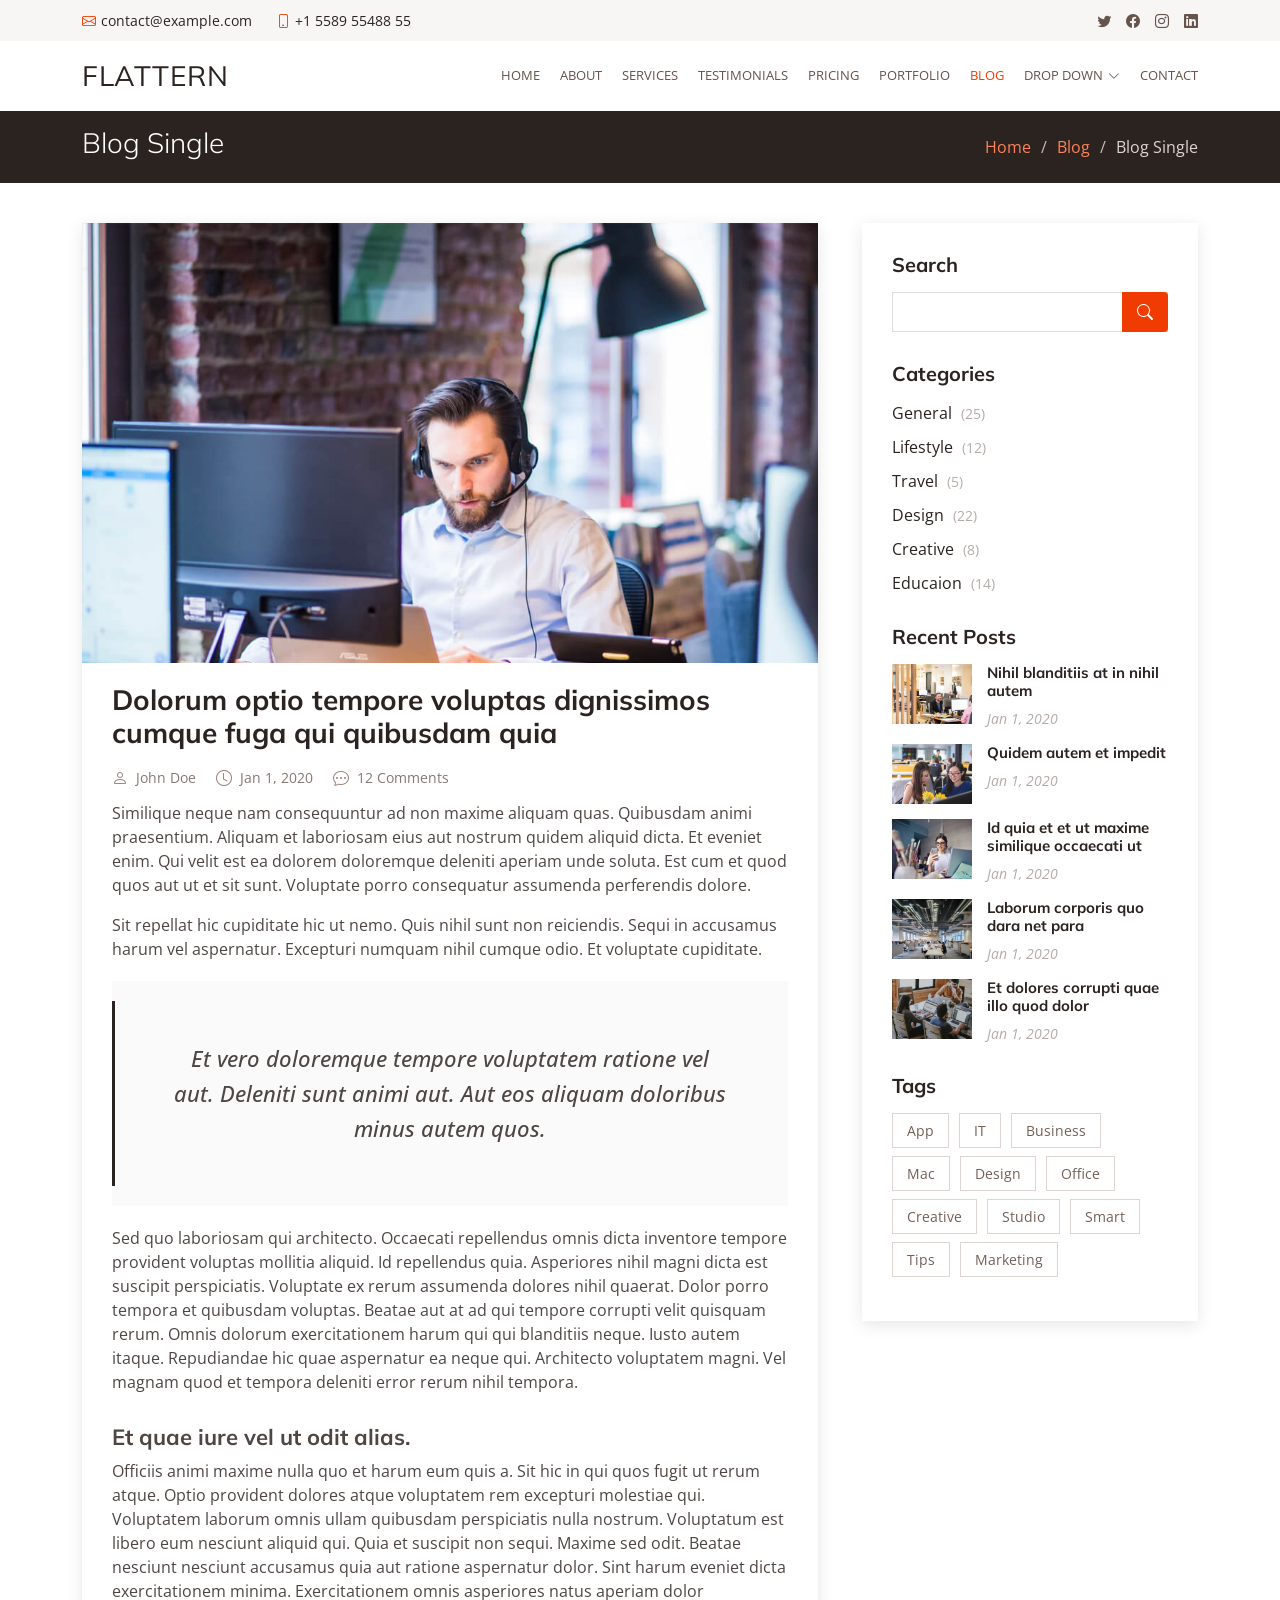
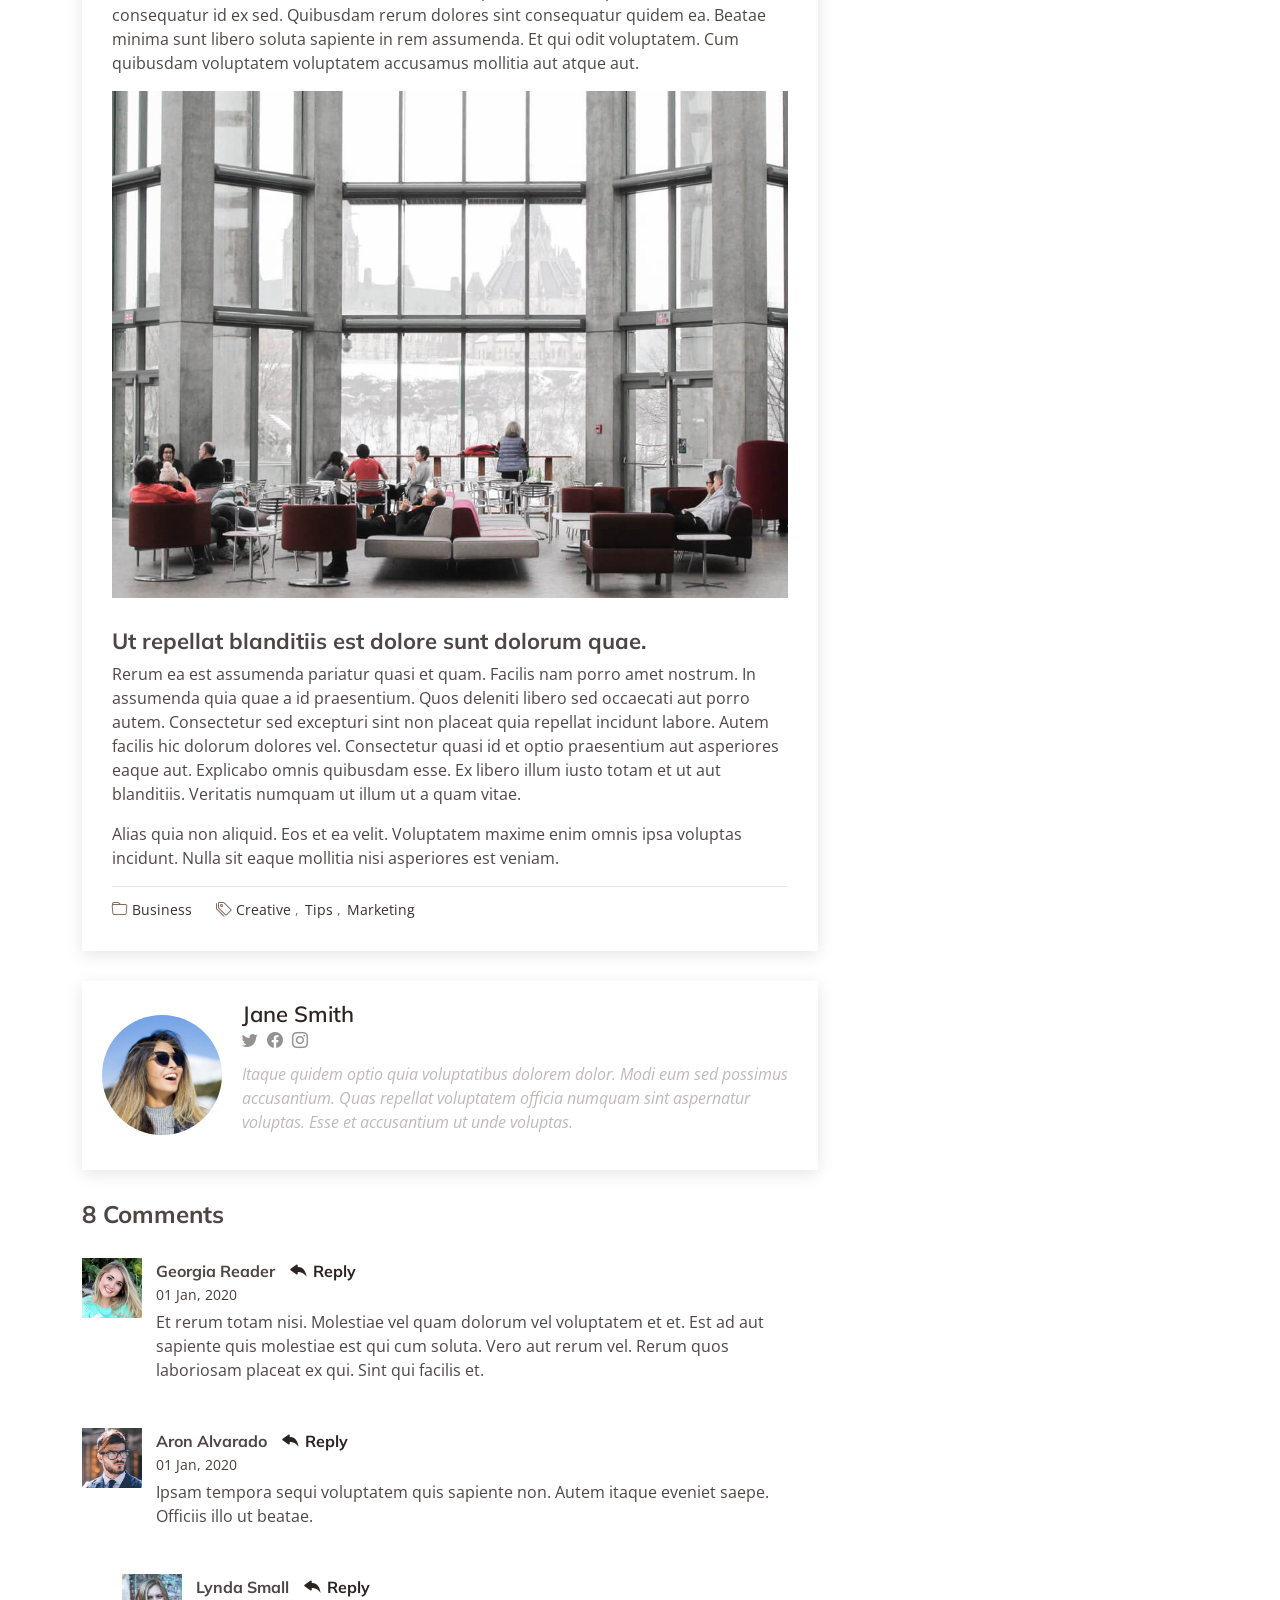
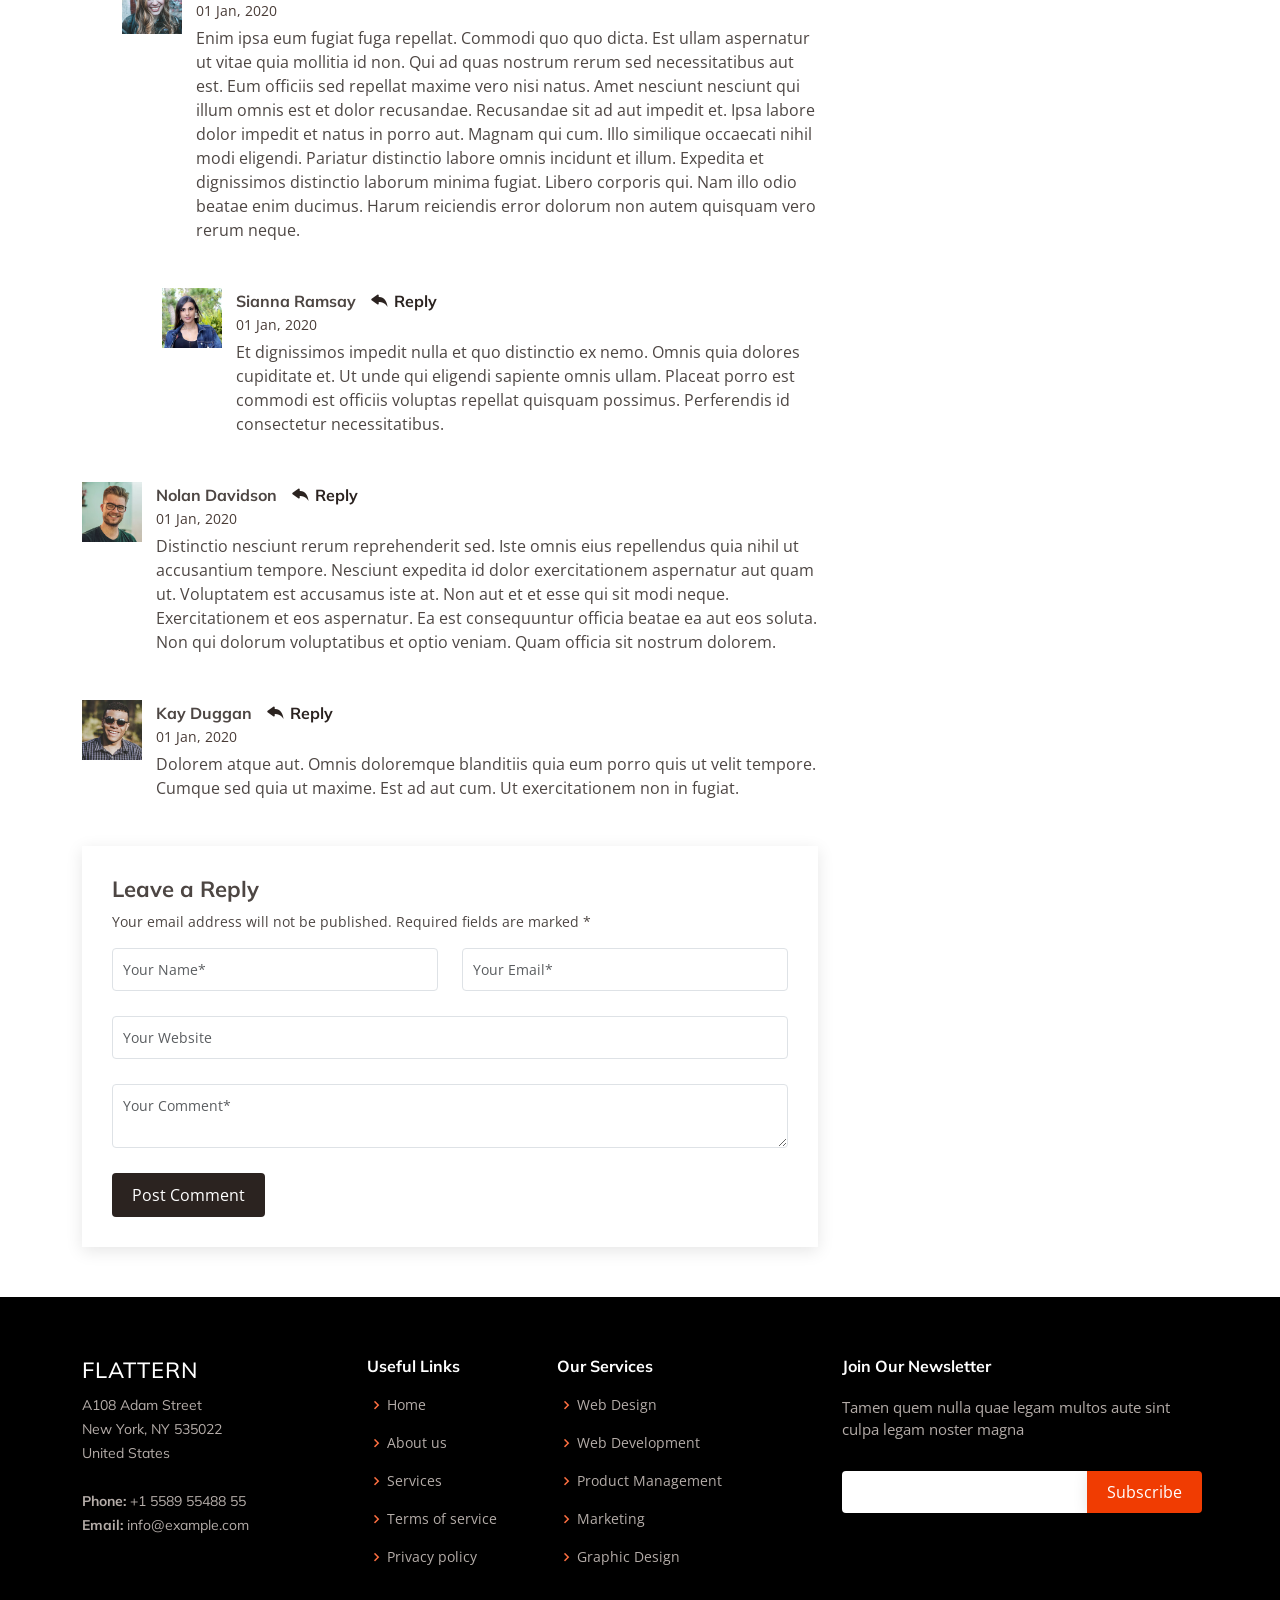
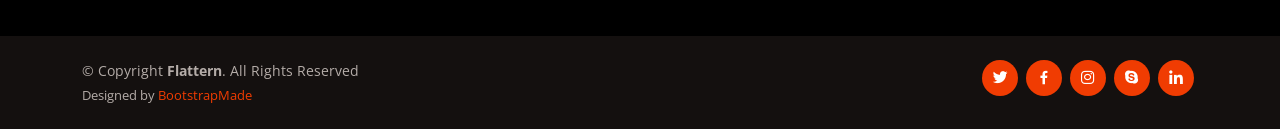
<file: wwwroot/AdminTemplate/blog-single.html>
<!DOCTYPE html>
<html lang="en">

<head>
  <meta charset="utf-8">
  <meta content="width=device-width, initial-scale=1.0" name="viewport">

  <title>Blog Single - Flattern Bootstrap Template</title>
  <meta content="" name="description">
  <meta content="" name="keywords">

  <!-- Favicons -->
  <link href="assets/img/favicon.png" rel="icon">
  <link href="assets/img/apple-touch-icon.png" rel="apple-touch-icon">

  <!-- Google Fonts -->
  <link href="https://fonts.googleapis.com/css?family=Open+Sans:300,300i,400,400i,600,600i,700,700i|Muli:300,300i,400,400i,500,500i,600,600i,700,700i|Poppins:300,300i,400,400i,500,500i,600,600i,700,700i" rel="stylesheet">

  <!-- Vendor CSS Files -->
  <link href="assets/vendor/animate.css/animate.min.css" rel="stylesheet">
  <link href="assets/vendor/aos/aos.css" rel="stylesheet">
  <link href="assets/vendor/bootstrap/css/bootstrap.min.css" rel="stylesheet">
  <link href="assets/vendor/bootstrap-icons/bootstrap-icons.css" rel="stylesheet">
  <link href="assets/vendor/boxicons/css/boxicons.min.css" rel="stylesheet">
  <link href="assets/vendor/glightbox/css/glightbox.min.css" rel="stylesheet">
  <link href="assets/vendor/swiper/swiper-bundle.min.css" rel="stylesheet">

  <!-- Template Main CSS File -->
  <link href="assets/css/style.css" rel="stylesheet">

  <!-- =======================================================
  * Template Name: Flattern
  * Updated: Jan 09 2024 with Bootstrap v5.3.2
  * Template URL: https://bootstrapmade.com/flattern-multipurpose-bootstrap-template/
  * Author: BootstrapMade.com
  * License: https://bootstrapmade.com/license/
  ======================================================== -->
</head>

<body>

  <!-- ======= Top Bar ======= -->
  <section id="topbar" class="d-flex align-items-center">
    <div class="container d-flex justify-content-center justify-content-md-between">
      <div class="contact-info d-flex align-items-center">
        <i class="bi bi-envelope d-flex align-items-center"><a href="mailto:contact@example.com">contact@example.com</a></i>
        <i class="bi bi-phone d-flex align-items-center ms-4"><span>+1 5589 55488 55</span></i>
      </div>
      <div class="social-links d-none d-md-flex align-items-center">
        <a href="#" class="twitter"><i class="bi bi-twitter"></i></a>
        <a href="#" class="facebook"><i class="bi bi-facebook"></i></a>
        <a href="#" class="instagram"><i class="bi bi-instagram"></i></a>
        <a href="#" class="linkedin"><i class="bi bi-linkedin"></i></i></a>
      </div>
    </div>
  </section>

  <!-- ======= Header ======= -->
  <header id="header" class="d-flex align-items-center">
    <div class="container d-flex justify-content-between">

      <div class="logo">
        <h1 class="text-light"><a href="index.html">Flattern</a></h1>
        <!-- Uncomment below if you prefer to use an image logo -->
        <!-- <a href="index.html"><img src="assets/img/logo.png" alt="" class="img-fluid"></a>-->
      </div>

      <nav id="navbar" class="navbar">
        <ul>
          <li><a href="index.html">Home</a></li>
          <li><a href="about.html">About</a></li>
          <li><a href="services.html">Services</a></li>
          <li><a href="testimonials.html">Testimonials</a></li>
          <li><a href="pricing.html">Pricing</a></li>
          <li><a href="portfolio.html">Portfolio</a></li>
          <li><a class="active" href="blog.html">Blog</a></li>
          <li class="dropdown"><a href="#"><span>Drop Down</span> <i class="bi bi-chevron-down"></i></a>
            <ul>
              <li><a href="#">Drop Down 1</a></li>
              <li class="dropdown"><a href="#"><span>Deep Drop Down</span> <i class="bi bi-chevron-right"></i></a>
                <ul>
                  <li><a href="#">Deep Drop Down 1</a></li>
                  <li><a href="#">Deep Drop Down 2</a></li>
                  <li><a href="#">Deep Drop Down 3</a></li>
                  <li><a href="#">Deep Drop Down 4</a></li>
                  <li><a href="#">Deep Drop Down 5</a></li>
                </ul>
              </li>
              <li><a href="#">Drop Down 2</a></li>
              <li><a href="#">Drop Down 3</a></li>
              <li><a href="#">Drop Down 4</a></li>
            </ul>
          </li>
          <li><a href="contact.html">Contact</a></li>
        </ul>
        <i class="bi bi-list mobile-nav-toggle"></i>
      </nav><!-- .navbar -->

    </div>
  </header><!-- End Header -->

  <main id="main">

    <!-- ======= Breadcrumbs ======= -->
    <section id="breadcrumbs" class="breadcrumbs">
      <div class="container">

        <div class="d-flex justify-content-between align-items-center">
          <h2>Blog Single</h2>
          <ol>
            <li><a href="index.html">Home</a></li>
            <li><a href="blog.html">Blog</a></li>
            <li>Blog Single</li>
          </ol>
        </div>

      </div>
    </section><!-- End Breadcrumbs -->

    <!-- ======= Blog Single Section ======= -->
    <section id="blog" class="blog">
      <div class="container" data-aos="fade-up">

        <div class="row">

          <div class="col-lg-8 entries">

            <article class="entry entry-single">

              <div class="entry-img">
                <img src="assets/img/blog/blog-1.jpg" alt="" class="img-fluid">
              </div>

              <h2 class="entry-title">
                <a href="blog-single.html">Dolorum optio tempore voluptas dignissimos cumque fuga qui quibusdam quia</a>
              </h2>

              <div class="entry-meta">
                <ul>
                  <li class="d-flex align-items-center"><i class="bi bi-person"></i> <a href="blog-single.html">John Doe</a></li>
                  <li class="d-flex align-items-center"><i class="bi bi-clock"></i> <a href="blog-single.html"><time datetime="2020-01-01">Jan 1, 2020</time></a></li>
                  <li class="d-flex align-items-center"><i class="bi bi-chat-dots"></i> <a href="blog-single.html">12 Comments</a></li>
                </ul>
              </div>

              <div class="entry-content">
                <p>
                  Similique neque nam consequuntur ad non maxime aliquam quas. Quibusdam animi praesentium. Aliquam et laboriosam eius aut nostrum quidem aliquid dicta.
                  Et eveniet enim. Qui velit est ea dolorem doloremque deleniti aperiam unde soluta. Est cum et quod quos aut ut et sit sunt. Voluptate porro consequatur assumenda perferendis dolore.
                </p>

                <p>
                  Sit repellat hic cupiditate hic ut nemo. Quis nihil sunt non reiciendis. Sequi in accusamus harum vel aspernatur. Excepturi numquam nihil cumque odio. Et voluptate cupiditate.
                </p>

                <blockquote>
                  <p>
                    Et vero doloremque tempore voluptatem ratione vel aut. Deleniti sunt animi aut. Aut eos aliquam doloribus minus autem quos.
                  </p>
                </blockquote>

                <p>
                  Sed quo laboriosam qui architecto. Occaecati repellendus omnis dicta inventore tempore provident voluptas mollitia aliquid. Id repellendus quia. Asperiores nihil magni dicta est suscipit perspiciatis. Voluptate ex rerum assumenda dolores nihil quaerat.
                  Dolor porro tempora et quibusdam voluptas. Beatae aut at ad qui tempore corrupti velit quisquam rerum. Omnis dolorum exercitationem harum qui qui blanditiis neque.
                  Iusto autem itaque. Repudiandae hic quae aspernatur ea neque qui. Architecto voluptatem magni. Vel magnam quod et tempora deleniti error rerum nihil tempora.
                </p>

                <h3>Et quae iure vel ut odit alias.</h3>
                <p>
                  Officiis animi maxime nulla quo et harum eum quis a. Sit hic in qui quos fugit ut rerum atque. Optio provident dolores atque voluptatem rem excepturi molestiae qui. Voluptatem laborum omnis ullam quibusdam perspiciatis nulla nostrum. Voluptatum est libero eum nesciunt aliquid qui.
                  Quia et suscipit non sequi. Maxime sed odit. Beatae nesciunt nesciunt accusamus quia aut ratione aspernatur dolor. Sint harum eveniet dicta exercitationem minima. Exercitationem omnis asperiores natus aperiam dolor consequatur id ex sed. Quibusdam rerum dolores sint consequatur quidem ea.
                  Beatae minima sunt libero soluta sapiente in rem assumenda. Et qui odit voluptatem. Cum quibusdam voluptatem voluptatem accusamus mollitia aut atque aut.
                </p>
                <img src="assets/img/blog/blog-inside-post.jpg" class="img-fluid" alt="">

                <h3>Ut repellat blanditiis est dolore sunt dolorum quae.</h3>
                <p>
                  Rerum ea est assumenda pariatur quasi et quam. Facilis nam porro amet nostrum. In assumenda quia quae a id praesentium. Quos deleniti libero sed occaecati aut porro autem. Consectetur sed excepturi sint non placeat quia repellat incidunt labore. Autem facilis hic dolorum dolores vel.
                  Consectetur quasi id et optio praesentium aut asperiores eaque aut. Explicabo omnis quibusdam esse. Ex libero illum iusto totam et ut aut blanditiis. Veritatis numquam ut illum ut a quam vitae.
                </p>
                <p>
                  Alias quia non aliquid. Eos et ea velit. Voluptatem maxime enim omnis ipsa voluptas incidunt. Nulla sit eaque mollitia nisi asperiores est veniam.
                </p>

              </div>

              <div class="entry-footer">
                <i class="bi bi-folder"></i>
                <ul class="cats">
                  <li><a href="#">Business</a></li>
                </ul>

                <i class="bi bi-tags"></i>
                <ul class="tags">
                  <li><a href="#">Creative</a></li>
                  <li><a href="#">Tips</a></li>
                  <li><a href="#">Marketing</a></li>
                </ul>
              </div>

            </article><!-- End blog entry -->

            <div class="blog-author d-flex align-items-center">
              <img src="assets/img/blog/blog-author.jpg" class="rounded-circle float-left" alt="">
              <div>
                <h4>Jane Smith</h4>
                <div class="social-links">
                  <a href="https://twitters.com/#"><i class="bi bi-twitter"></i></a>
                  <a href="https://facebook.com/#"><i class="bi bi-facebook"></i></a>
                  <a href="https://instagram.com/#"><i class="biu bi-instagram"></i></a>
                </div>
                <p>
                  Itaque quidem optio quia voluptatibus dolorem dolor. Modi eum sed possimus accusantium. Quas repellat voluptatem officia numquam sint aspernatur voluptas. Esse et accusantium ut unde voluptas.
                </p>
              </div>
            </div><!-- End blog author bio -->

            <div class="blog-comments">

              <h4 class="comments-count">8 Comments</h4>

              <div id="comment-1" class="comment">
                <div class="d-flex">
                  <div class="comment-img"><img src="assets/img/blog/comments-1.jpg" alt=""></div>
                  <div>
                    <h5><a href="">Georgia Reader</a> <a href="#" class="reply"><i class="bi bi-reply-fill"></i> Reply</a></h5>
                    <time datetime="2020-01-01">01 Jan, 2020</time>
                    <p>
                      Et rerum totam nisi. Molestiae vel quam dolorum vel voluptatem et et. Est ad aut sapiente quis molestiae est qui cum soluta.
                      Vero aut rerum vel. Rerum quos laboriosam placeat ex qui. Sint qui facilis et.
                    </p>
                  </div>
                </div>
              </div><!-- End comment #1 -->

              <div id="comment-2" class="comment">
                <div class="d-flex">
                  <div class="comment-img"><img src="assets/img/blog/comments-2.jpg" alt=""></div>
                  <div>
                    <h5><a href="">Aron Alvarado</a> <a href="#" class="reply"><i class="bi bi-reply-fill"></i> Reply</a></h5>
                    <time datetime="2020-01-01">01 Jan, 2020</time>
                    <p>
                      Ipsam tempora sequi voluptatem quis sapiente non. Autem itaque eveniet saepe. Officiis illo ut beatae.
                    </p>
                  </div>
                </div>

                <div id="comment-reply-1" class="comment comment-reply">
                  <div class="d-flex">
                    <div class="comment-img"><img src="assets/img/blog/comments-3.jpg" alt=""></div>
                    <div>
                      <h5><a href="">Lynda Small</a> <a href="#" class="reply"><i class="bi bi-reply-fill"></i> Reply</a></h5>
                      <time datetime="2020-01-01">01 Jan, 2020</time>
                      <p>
                        Enim ipsa eum fugiat fuga repellat. Commodi quo quo dicta. Est ullam aspernatur ut vitae quia mollitia id non. Qui ad quas nostrum rerum sed necessitatibus aut est. Eum officiis sed repellat maxime vero nisi natus. Amet nesciunt nesciunt qui illum omnis est et dolor recusandae.

                        Recusandae sit ad aut impedit et. Ipsa labore dolor impedit et natus in porro aut. Magnam qui cum. Illo similique occaecati nihil modi eligendi. Pariatur distinctio labore omnis incidunt et illum. Expedita et dignissimos distinctio laborum minima fugiat.

                        Libero corporis qui. Nam illo odio beatae enim ducimus. Harum reiciendis error dolorum non autem quisquam vero rerum neque.
                      </p>
                    </div>
                  </div>

                  <div id="comment-reply-2" class="comment comment-reply">
                    <div class="d-flex">
                      <div class="comment-img"><img src="assets/img/blog/comments-4.jpg" alt=""></div>
                      <div>
                        <h5><a href="">Sianna Ramsay</a> <a href="#" class="reply"><i class="bi bi-reply-fill"></i> Reply</a></h5>
                        <time datetime="2020-01-01">01 Jan, 2020</time>
                        <p>
                          Et dignissimos impedit nulla et quo distinctio ex nemo. Omnis quia dolores cupiditate et. Ut unde qui eligendi sapiente omnis ullam. Placeat porro est commodi est officiis voluptas repellat quisquam possimus. Perferendis id consectetur necessitatibus.
                        </p>
                      </div>
                    </div>

                  </div><!-- End comment reply #2-->

                </div><!-- End comment reply #1-->

              </div><!-- End comment #2-->

              <div id="comment-3" class="comment">
                <div class="d-flex">
                  <div class="comment-img"><img src="assets/img/blog/comments-5.jpg" alt=""></div>
                  <div>
                    <h5><a href="">Nolan Davidson</a> <a href="#" class="reply"><i class="bi bi-reply-fill"></i> Reply</a></h5>
                    <time datetime="2020-01-01">01 Jan, 2020</time>
                    <p>
                      Distinctio nesciunt rerum reprehenderit sed. Iste omnis eius repellendus quia nihil ut accusantium tempore. Nesciunt expedita id dolor exercitationem aspernatur aut quam ut. Voluptatem est accusamus iste at.
                      Non aut et et esse qui sit modi neque. Exercitationem et eos aspernatur. Ea est consequuntur officia beatae ea aut eos soluta. Non qui dolorum voluptatibus et optio veniam. Quam officia sit nostrum dolorem.
                    </p>
                  </div>
                </div>

              </div><!-- End comment #3 -->

              <div id="comment-4" class="comment">
                <div class="d-flex">
                  <div class="comment-img"><img src="assets/img/blog/comments-6.jpg" alt=""></div>
                  <div>
                    <h5><a href="">Kay Duggan</a> <a href="#" class="reply"><i class="bi bi-reply-fill"></i> Reply</a></h5>
                    <time datetime="2020-01-01">01 Jan, 2020</time>
                    <p>
                      Dolorem atque aut. Omnis doloremque blanditiis quia eum porro quis ut velit tempore. Cumque sed quia ut maxime. Est ad aut cum. Ut exercitationem non in fugiat.
                    </p>
                  </div>
                </div>

              </div><!-- End comment #4 -->

              <div class="reply-form">
                <h4>Leave a Reply</h4>
                <p>Your email address will not be published. Required fields are marked * </p>
                <form action="">
                  <div class="row">
                    <div class="col-md-6 form-group">
                      <input name="name" type="text" class="form-control" placeholder="Your Name*">
                    </div>
                    <div class="col-md-6 form-group">
                      <input name="email" type="text" class="form-control" placeholder="Your Email*">
                    </div>
                  </div>
                  <div class="row">
                    <div class="col form-group">
                      <input name="website" type="text" class="form-control" placeholder="Your Website">
                    </div>
                  </div>
                  <div class="row">
                    <div class="col form-group">
                      <textarea name="comment" class="form-control" placeholder="Your Comment*"></textarea>
                    </div>
                  </div>
                  <button type="submit" class="btn btn-primary">Post Comment</button>

                </form>

              </div>

            </div><!-- End blog comments -->

          </div><!-- End blog entries list -->

          <div class="col-lg-4">

            <div class="sidebar">

              <h3 class="sidebar-title">Search</h3>
              <div class="sidebar-item search-form">
                <form action="">
                  <input type="text">
                  <button type="submit"><i class="bi bi-search"></i></button>
                </form>
              </div><!-- End sidebar search formn-->

              <h3 class="sidebar-title">Categories</h3>
              <div class="sidebar-item categories">
                <ul>
                  <li><a href="#">General <span>(25)</span></a></li>
                  <li><a href="#">Lifestyle <span>(12)</span></a></li>
                  <li><a href="#">Travel <span>(5)</span></a></li>
                  <li><a href="#">Design <span>(22)</span></a></li>
                  <li><a href="#">Creative <span>(8)</span></a></li>
                  <li><a href="#">Educaion <span>(14)</span></a></li>
                </ul>
              </div><!-- End sidebar categories-->

              <h3 class="sidebar-title">Recent Posts</h3>
              <div class="sidebar-item recent-posts">
                <div class="post-item clearfix">
                  <img src="assets/img/blog/blog-recent-1.jpg" alt="">
                  <h4><a href="blog-single.html">Nihil blanditiis at in nihil autem</a></h4>
                  <time datetime="2020-01-01">Jan 1, 2020</time>
                </div>

                <div class="post-item clearfix">
                  <img src="assets/img/blog/blog-recent-2.jpg" alt="">
                  <h4><a href="blog-single.html">Quidem autem et impedit</a></h4>
                  <time datetime="2020-01-01">Jan 1, 2020</time>
                </div>

                <div class="post-item clearfix">
                  <img src="assets/img/blog/blog-recent-3.jpg" alt="">
                  <h4><a href="blog-single.html">Id quia et et ut maxime similique occaecati ut</a></h4>
                  <time datetime="2020-01-01">Jan 1, 2020</time>
                </div>

                <div class="post-item clearfix">
                  <img src="assets/img/blog/blog-recent-4.jpg" alt="">
                  <h4><a href="blog-single.html">Laborum corporis quo dara net para</a></h4>
                  <time datetime="2020-01-01">Jan 1, 2020</time>
                </div>

                <div class="post-item clearfix">
                  <img src="assets/img/blog/blog-recent-5.jpg" alt="">
                  <h4><a href="blog-single.html">Et dolores corrupti quae illo quod dolor</a></h4>
                  <time datetime="2020-01-01">Jan 1, 2020</time>
                </div>

              </div><!-- End sidebar recent posts-->

              <h3 class="sidebar-title">Tags</h3>
              <div class="sidebar-item tags">
                <ul>
                  <li><a href="#">App</a></li>
                  <li><a href="#">IT</a></li>
                  <li><a href="#">Business</a></li>
                  <li><a href="#">Mac</a></li>
                  <li><a href="#">Design</a></li>
                  <li><a href="#">Office</a></li>
                  <li><a href="#">Creative</a></li>
                  <li><a href="#">Studio</a></li>
                  <li><a href="#">Smart</a></li>
                  <li><a href="#">Tips</a></li>
                  <li><a href="#">Marketing</a></li>
                </ul>
              </div><!-- End sidebar tags-->

            </div><!-- End sidebar -->

          </div><!-- End blog sidebar -->

        </div>

      </div>
    </section><!-- End Blog Single Section -->

  </main><!-- End #main -->

  <!-- ======= Footer ======= -->
  <footer id="footer">

    <div class="footer-top">
      <div class="container">
        <div class="row">

          <div class="col-lg-3 col-md-6 footer-contact">
            <h3>Flattern</h3>
            <p>
              A108 Adam Street <br>
              New York, NY 535022<br>
              United States <br><br>
              <strong>Phone:</strong> +1 5589 55488 55<br>
              <strong>Email:</strong> info@example.com<br>
            </p>
          </div>

          <div class="col-lg-2 col-md-6 footer-links">
            <h4>Useful Links</h4>
            <ul>
              <li><i class="bx bx-chevron-right"></i> <a href="#">Home</a></li>
              <li><i class="bx bx-chevron-right"></i> <a href="#">About us</a></li>
              <li><i class="bx bx-chevron-right"></i> <a href="#">Services</a></li>
              <li><i class="bx bx-chevron-right"></i> <a href="#">Terms of service</a></li>
              <li><i class="bx bx-chevron-right"></i> <a href="#">Privacy policy</a></li>
            </ul>
          </div>

          <div class="col-lg-3 col-md-6 footer-links">
            <h4>Our Services</h4>
            <ul>
              <li><i class="bx bx-chevron-right"></i> <a href="#">Web Design</a></li>
              <li><i class="bx bx-chevron-right"></i> <a href="#">Web Development</a></li>
              <li><i class="bx bx-chevron-right"></i> <a href="#">Product Management</a></li>
              <li><i class="bx bx-chevron-right"></i> <a href="#">Marketing</a></li>
              <li><i class="bx bx-chevron-right"></i> <a href="#">Graphic Design</a></li>
            </ul>
          </div>

          <div class="col-lg-4 col-md-6 footer-newsletter">
            <h4>Join Our Newsletter</h4>
            <p>Tamen quem nulla quae legam multos aute sint culpa legam noster magna</p>
            <form action="" method="post">
              <input type="email" name="email"><input type="submit" value="Subscribe">
            </form>
          </div>

        </div>
      </div>
    </div>

    <div class="container d-md-flex py-4">

      <div class="me-md-auto text-center text-md-start">
        <div class="copyright">
          &copy; Copyright <strong><span>Flattern</span></strong>. All Rights Reserved
        </div>
        <div class="credits">
          <!-- All the links in the footer should remain intact. -->
          <!-- You can delete the links only if you purchased the pro version. -->
          <!-- Licensing information: https://bootstrapmade.com/license/ -->
          <!-- Purchase the pro version with working PHP/AJAX contact form: https://bootstrapmade.com/flattern-multipurpose-bootstrap-template/ -->
          Designed by <a href="https://bootstrapmade.com/">BootstrapMade</a>
        </div>
      </div>
      <div class="social-links text-center text-md-right pt-3 pt-md-0">
        <a href="#" class="twitter"><i class="bx bxl-twitter"></i></a>
        <a href="#" class="facebook"><i class="bx bxl-facebook"></i></a>
        <a href="#" class="instagram"><i class="bx bxl-instagram"></i></a>
        <a href="#" class="google-plus"><i class="bx bxl-skype"></i></a>
        <a href="#" class="linkedin"><i class="bx bxl-linkedin"></i></a>
      </div>
    </div>
  </footer><!-- End Footer -->

  <a href="#" class="back-to-top d-flex align-items-center justify-content-center"><i class="bi bi-arrow-up-short"></i></a>

  <!-- Vendor JS Files -->
  <script src="assets/vendor/aos/aos.js"></script>
  <script src="assets/vendor/bootstrap/js/bootstrap.bundle.min.js"></script>
  <script src="assets/vendor/glightbox/js/glightbox.min.js"></script>
  <script src="assets/vendor/isotope-layout/isotope.pkgd.min.js"></script>
  <script src="assets/vendor/swiper/swiper-bundle.min.js"></script>
  <script src="assets/vendor/waypoints/noframework.waypoints.js"></script>
  <script src="assets/vendor/php-email-form/validate.js"></script>

  <!-- Template Main JS File -->
  <script src="assets/js/main.js"></script>

</body>

</html>
</file>
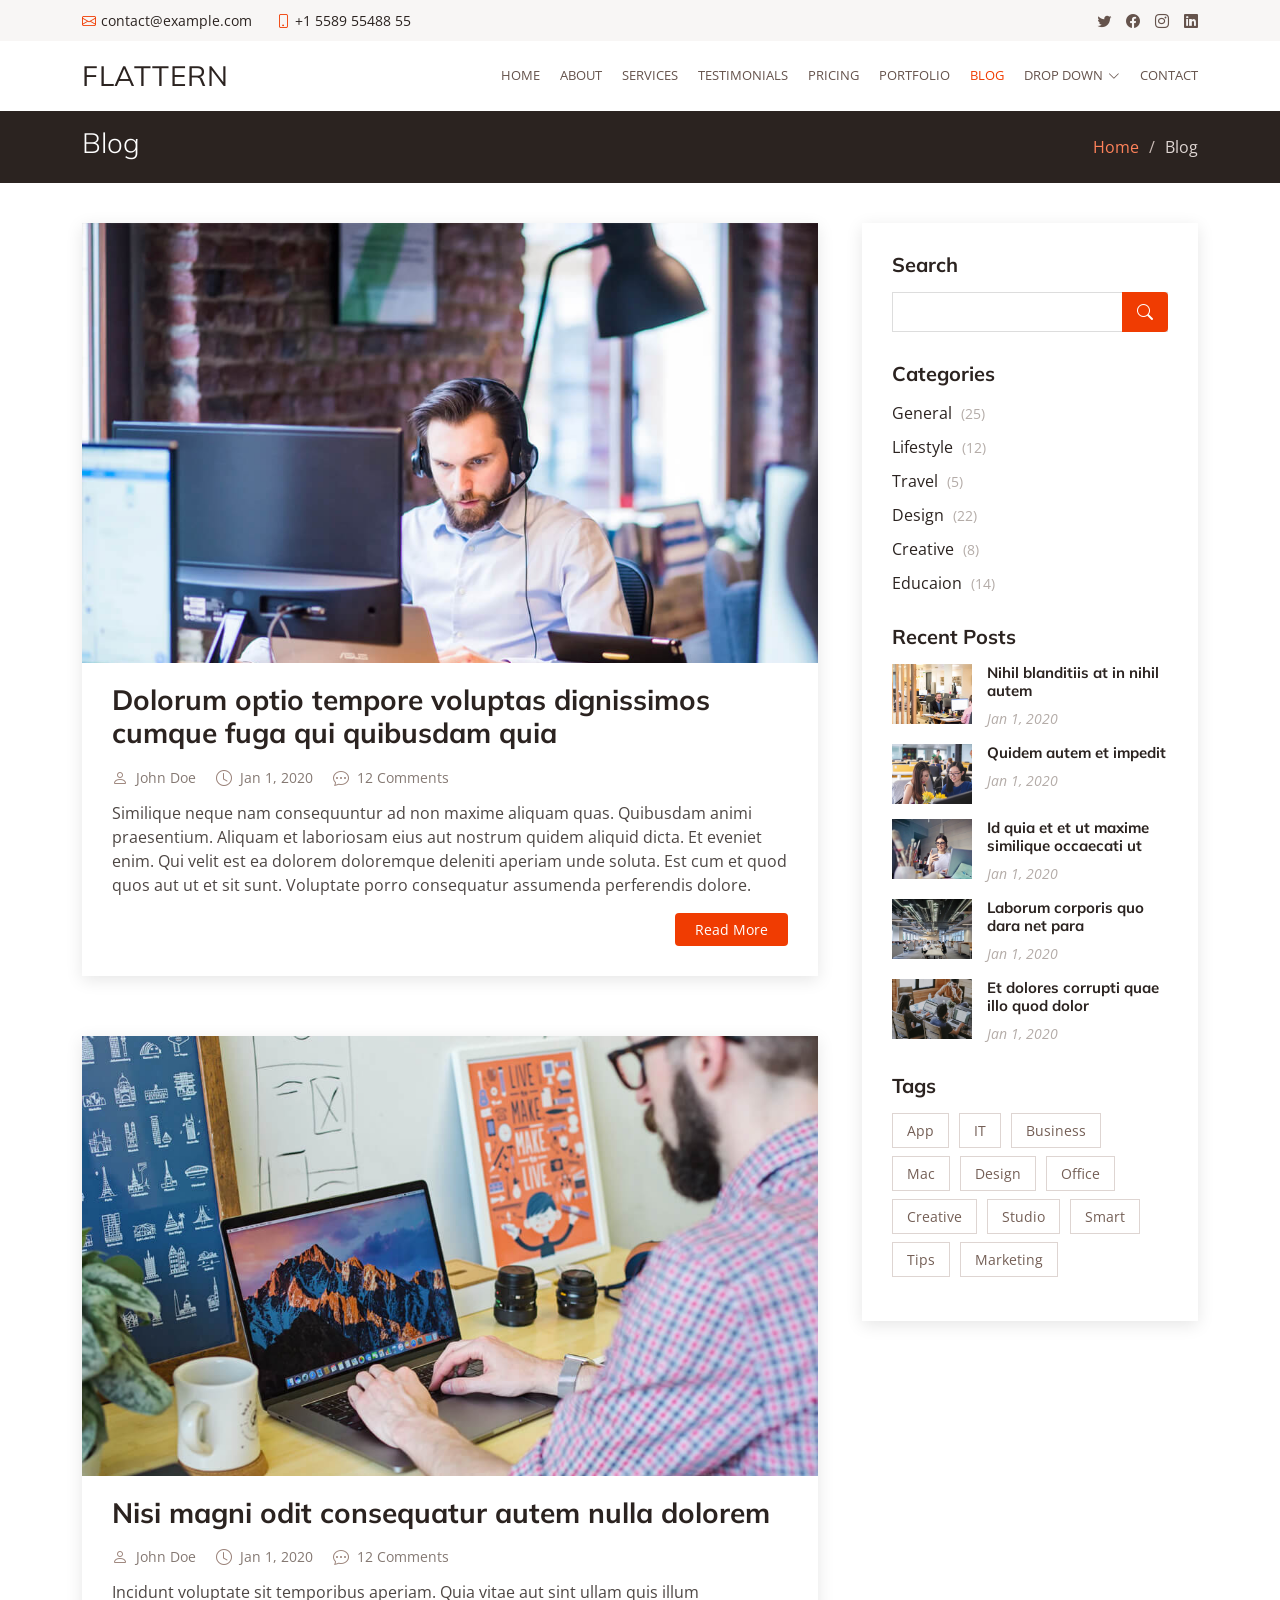
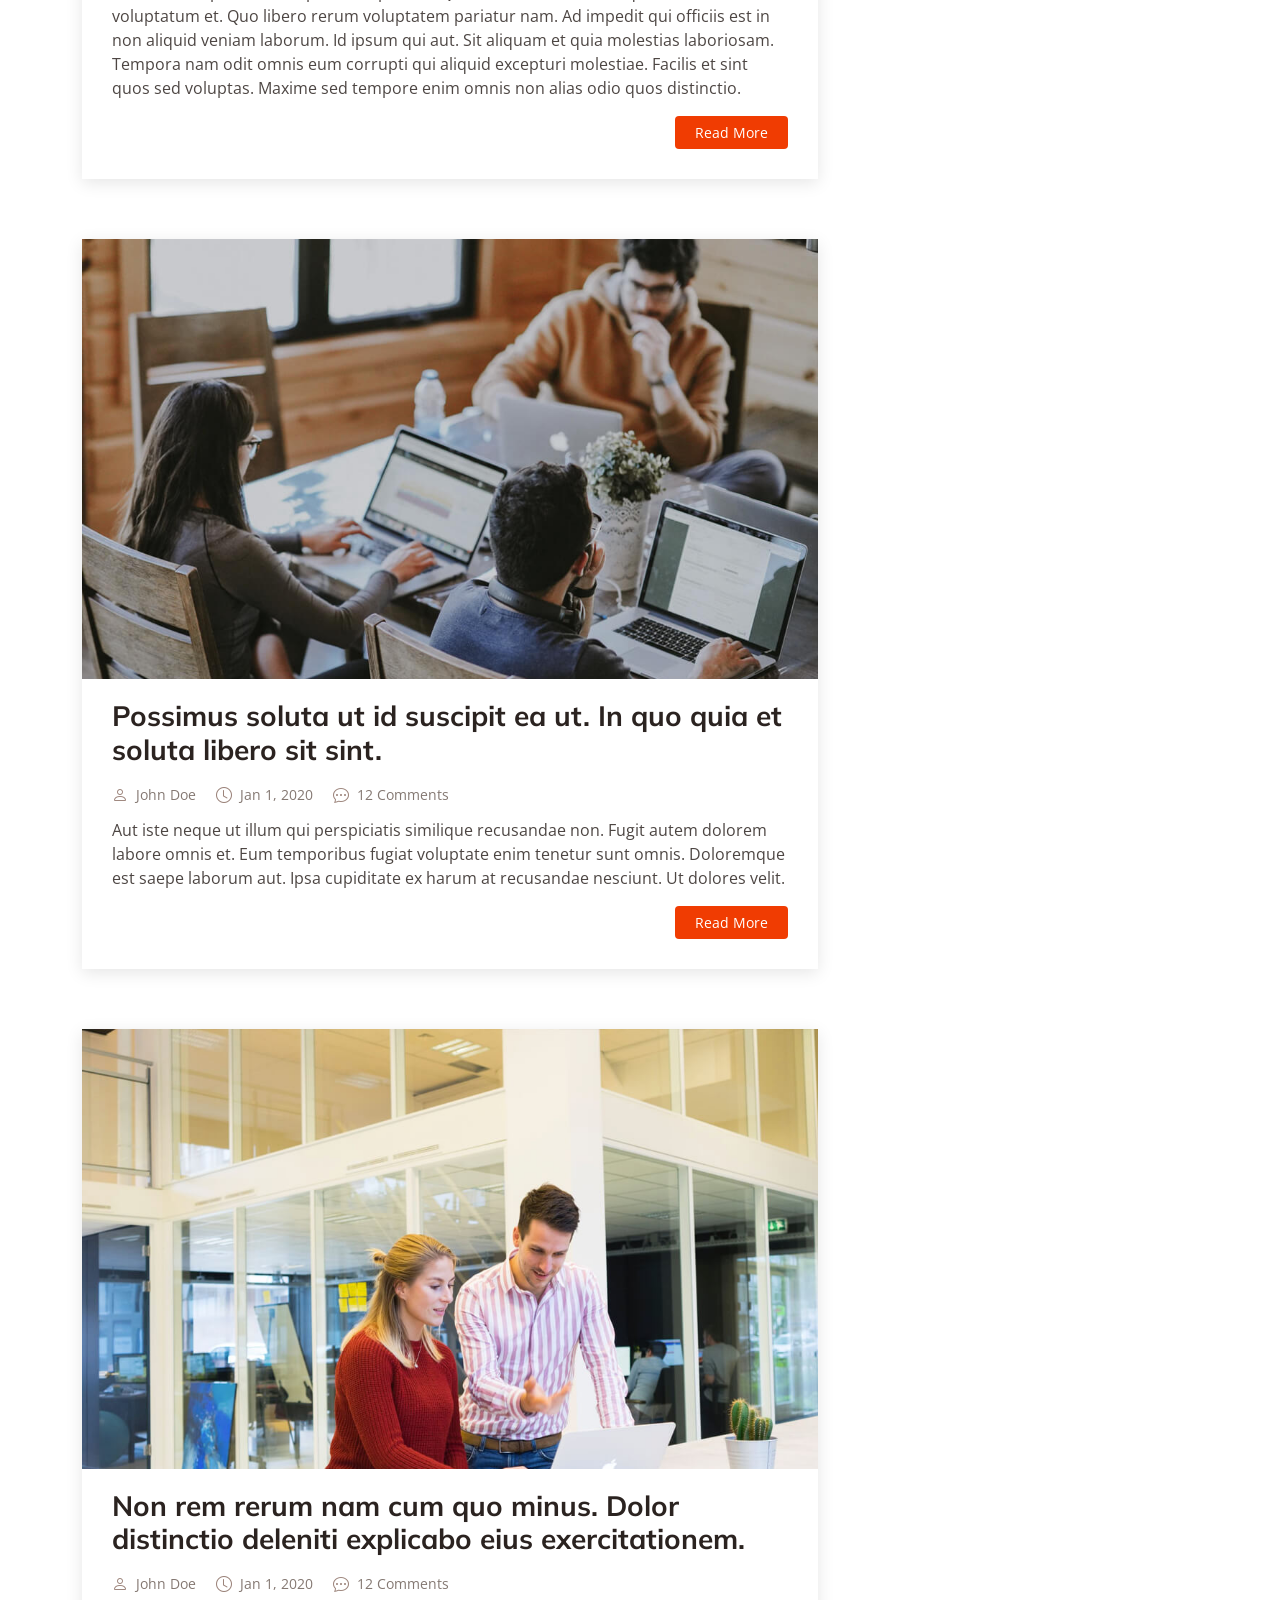
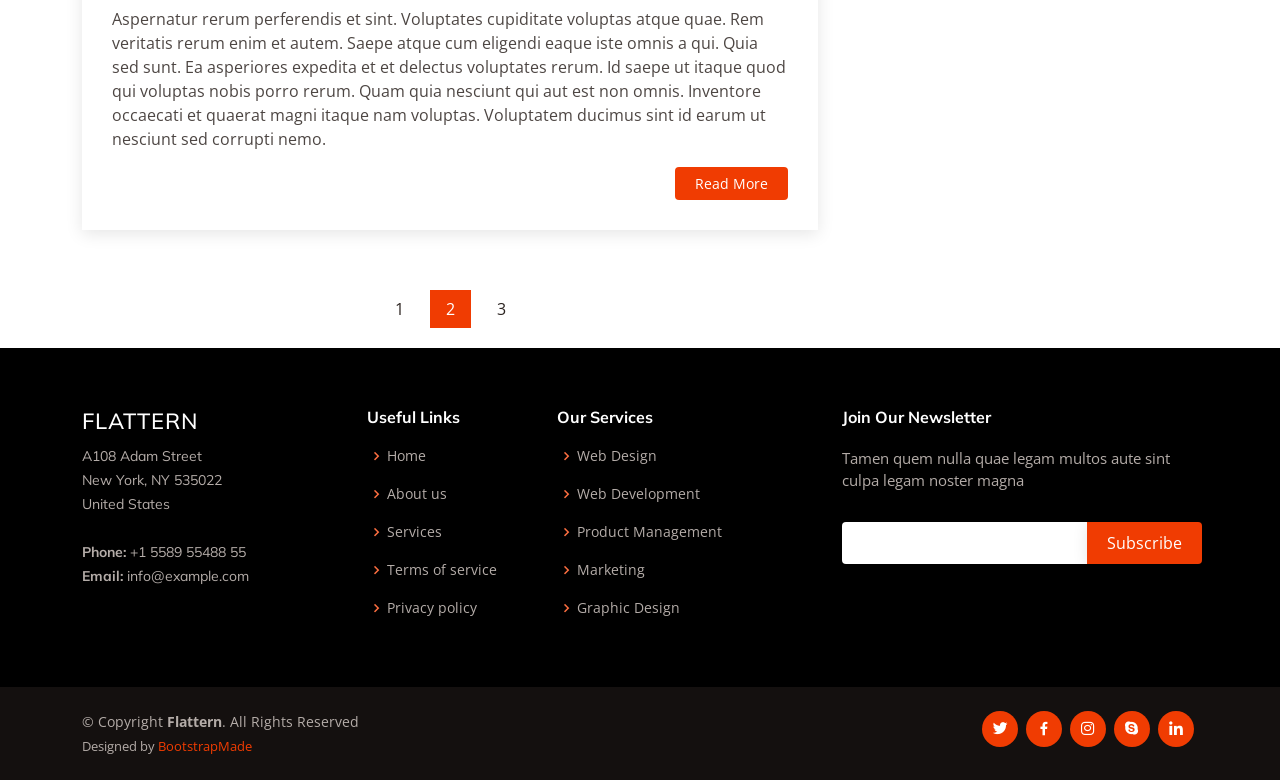
<file: wwwroot/AdminTemplate/blog.html>
<!DOCTYPE html>
<html lang="en">

<head>
  <meta charset="utf-8">
  <meta content="width=device-width, initial-scale=1.0" name="viewport">

  <title>Blog - Flattern Bootstrap Template</title>
  <meta content="" name="description">
  <meta content="" name="keywords">

  <!-- Favicons -->
  <link href="assets/img/favicon.png" rel="icon">
  <link href="assets/img/apple-touch-icon.png" rel="apple-touch-icon">

  <!-- Google Fonts -->
  <link href="https://fonts.googleapis.com/css?family=Open+Sans:300,300i,400,400i,600,600i,700,700i|Muli:300,300i,400,400i,500,500i,600,600i,700,700i|Poppins:300,300i,400,400i,500,500i,600,600i,700,700i" rel="stylesheet">

  <!-- Vendor CSS Files -->
  <link href="assets/vendor/animate.css/animate.min.css" rel="stylesheet">
  <link href="assets/vendor/aos/aos.css" rel="stylesheet">
  <link href="assets/vendor/bootstrap/css/bootstrap.min.css" rel="stylesheet">
  <link href="assets/vendor/bootstrap-icons/bootstrap-icons.css" rel="stylesheet">
  <link href="assets/vendor/boxicons/css/boxicons.min.css" rel="stylesheet">
  <link href="assets/vendor/glightbox/css/glightbox.min.css" rel="stylesheet">
  <link href="assets/vendor/swiper/swiper-bundle.min.css" rel="stylesheet">

  <!-- Template Main CSS File -->
  <link href="assets/css/style.css" rel="stylesheet">

  <!-- =======================================================
  * Template Name: Flattern
  * Updated: Jan 09 2024 with Bootstrap v5.3.2
  * Template URL: https://bootstrapmade.com/flattern-multipurpose-bootstrap-template/
  * Author: BootstrapMade.com
  * License: https://bootstrapmade.com/license/
  ======================================================== -->
</head>

<body>

  <!-- ======= Top Bar ======= -->
  <section id="topbar" class="d-flex align-items-center">
    <div class="container d-flex justify-content-center justify-content-md-between">
      <div class="contact-info d-flex align-items-center">
        <i class="bi bi-envelope d-flex align-items-center"><a href="mailto:contact@example.com">contact@example.com</a></i>
        <i class="bi bi-phone d-flex align-items-center ms-4"><span>+1 5589 55488 55</span></i>
      </div>
      <div class="social-links d-none d-md-flex align-items-center">
        <a href="#" class="twitter"><i class="bi bi-twitter"></i></a>
        <a href="#" class="facebook"><i class="bi bi-facebook"></i></a>
        <a href="#" class="instagram"><i class="bi bi-instagram"></i></a>
        <a href="#" class="linkedin"><i class="bi bi-linkedin"></i></i></a>
      </div>
    </div>
  </section>

  <!-- ======= Header ======= -->
  <header id="header" class="d-flex align-items-center">
    <div class="container d-flex justify-content-between">

      <div class="logo">
        <h1 class="text-light"><a href="index.html">Flattern</a></h1>
        <!-- Uncomment below if you prefer to use an image logo -->
        <!-- <a href="index.html"><img src="assets/img/logo.png" alt="" class="img-fluid"></a>-->
      </div>

      <nav id="navbar" class="navbar">
        <ul>
          <li><a href="index.html">Home</a></li>
          <li><a href="about.html">About</a></li>
          <li><a href="services.html">Services</a></li>
          <li><a href="testimonials.html">Testimonials</a></li>
          <li><a href="pricing.html">Pricing</a></li>
          <li><a href="portfolio.html">Portfolio</a></li>
          <li><a class="active" href="blog.html">Blog</a></li>
          <li class="dropdown"><a href="#"><span>Drop Down</span> <i class="bi bi-chevron-down"></i></a>
            <ul>
              <li><a href="#">Drop Down 1</a></li>
              <li class="dropdown"><a href="#"><span>Deep Drop Down</span> <i class="bi bi-chevron-right"></i></a>
                <ul>
                  <li><a href="#">Deep Drop Down 1</a></li>
                  <li><a href="#">Deep Drop Down 2</a></li>
                  <li><a href="#">Deep Drop Down 3</a></li>
                  <li><a href="#">Deep Drop Down 4</a></li>
                  <li><a href="#">Deep Drop Down 5</a></li>
                </ul>
              </li>
              <li><a href="#">Drop Down 2</a></li>
              <li><a href="#">Drop Down 3</a></li>
              <li><a href="#">Drop Down 4</a></li>
            </ul>
          </li>
          <li><a href="contact.html">Contact</a></li>
        </ul>
        <i class="bi bi-list mobile-nav-toggle"></i>
      </nav><!-- .navbar -->

    </div>
  </header><!-- End Header -->

  <main id="main">

    <!-- ======= Breadcrumbs ======= -->
    <section id="breadcrumbs" class="breadcrumbs">
      <div class="container">

        <div class="d-flex justify-content-between align-items-center">
          <h2>Blog</h2>
          <ol>
            <li><a href="index.html">Home</a></li>
            <li>Blog</li>
          </ol>
        </div>

      </div>
    </section><!-- End Breadcrumbs -->

    <!-- ======= Blog Section ======= -->
    <section id="blog" class="blog">
      <div class="container" data-aos="fade-up">

        <div class="row">

          <div class="col-lg-8 entries">

            <article class="entry">

              <div class="entry-img">
                <img src="assets/img/blog/blog-1.jpg" alt="" class="img-fluid">
              </div>

              <h2 class="entry-title">
                <a href="blog-single.html">Dolorum optio tempore voluptas dignissimos cumque fuga qui quibusdam quia</a>
              </h2>

              <div class="entry-meta">
                <ul>
                  <li class="d-flex align-items-center"><i class="bi bi-person"></i> <a href="blog-single.html">John Doe</a></li>
                  <li class="d-flex align-items-center"><i class="bi bi-clock"></i> <a href="blog-single.html"><time datetime="2020-01-01">Jan 1, 2020</time></a></li>
                  <li class="d-flex align-items-center"><i class="bi bi-chat-dots"></i> <a href="blog-single.html">12 Comments</a></li>
                </ul>
              </div>

              <div class="entry-content">
                <p>
                  Similique neque nam consequuntur ad non maxime aliquam quas. Quibusdam animi praesentium. Aliquam et laboriosam eius aut nostrum quidem aliquid dicta.
                  Et eveniet enim. Qui velit est ea dolorem doloremque deleniti aperiam unde soluta. Est cum et quod quos aut ut et sit sunt. Voluptate porro consequatur assumenda perferendis dolore.
                </p>
                <div class="read-more">
                  <a href="blog-single.html">Read More</a>
                </div>
              </div>

            </article><!-- End blog entry -->

            <article class="entry">

              <div class="entry-img">
                <img src="assets/img/blog/blog-2.jpg" alt="" class="img-fluid">
              </div>

              <h2 class="entry-title">
                <a href="blog-single.html">Nisi magni odit consequatur autem nulla dolorem</a>
              </h2>

              <div class="entry-meta">
                <ul>
                  <li class="d-flex align-items-center"><i class="bi bi-person"></i> <a href="blog-single.html">John Doe</a></li>
                  <li class="d-flex align-items-center"><i class="bi bi-clock"></i> <a href="blog-single.html"><time datetime="2020-01-01">Jan 1, 2020</time></a></li>
                  <li class="d-flex align-items-center"><i class="bi bi-chat-dots"></i> <a href="blog-single.html">12 Comments</a></li>
                </ul>
              </div>

              <div class="entry-content">
                <p>
                  Incidunt voluptate sit temporibus aperiam. Quia vitae aut sint ullam quis illum voluptatum et. Quo libero rerum voluptatem pariatur nam.
                  Ad impedit qui officiis est in non aliquid veniam laborum. Id ipsum qui aut. Sit aliquam et quia molestias laboriosam. Tempora nam odit omnis eum corrupti qui aliquid excepturi molestiae. Facilis et sint quos sed voluptas. Maxime sed tempore enim omnis non alias odio quos distinctio.
                </p>
                <div class="read-more">
                  <a href="blog-single.html">Read More</a>
                </div>
              </div>

            </article><!-- End blog entry -->

            <article class="entry">

              <div class="entry-img">
                <img src="assets/img/blog/blog-3.jpg" alt="" class="img-fluid">
              </div>

              <h2 class="entry-title">
                <a href="blog-single.html">Possimus soluta ut id suscipit ea ut. In quo quia et soluta libero sit sint.</a>
              </h2>

              <div class="entry-meta">
                <ul>
                  <li class="d-flex align-items-center"><i class="bi bi-person"></i> <a href="blog-single.html">John Doe</a></li>
                  <li class="d-flex align-items-center"><i class="bi bi-clock"></i> <a href="blog-single.html"><time datetime="2020-01-01">Jan 1, 2020</time></a></li>
                  <li class="d-flex align-items-center"><i class="bi bi-chat-dots"></i> <a href="blog-single.html">12 Comments</a></li>
                </ul>
              </div>

              <div class="entry-content">
                <p>
                  Aut iste neque ut illum qui perspiciatis similique recusandae non. Fugit autem dolorem labore omnis et. Eum temporibus fugiat voluptate enim tenetur sunt omnis.
                  Doloremque est saepe laborum aut. Ipsa cupiditate ex harum at recusandae nesciunt. Ut dolores velit.
                </p>
                <div class="read-more">
                  <a href="blog-single.html">Read More</a>
                </div>
              </div>

            </article><!-- End blog entry -->

            <article class="entry">

              <div class="entry-img">
                <img src="assets/img/blog/blog-4.jpg" alt="" class="img-fluid">
              </div>

              <h2 class="entry-title">
                <a href="blog-single.html">Non rem rerum nam cum quo minus. Dolor distinctio deleniti explicabo eius exercitationem.</a>
              </h2>

              <div class="entry-meta">
                <ul>
                  <li class="d-flex align-items-center"><i class="bi bi-person"></i> <a href="blog-single.html">John Doe</a></li>
                  <li class="d-flex align-items-center"><i class="bi bi-clock"></i> <a href="blog-single.html"><time datetime="2020-01-01">Jan 1, 2020</time></a></li>
                  <li class="d-flex align-items-center"><i class="bi bi-chat-dots"></i> <a href="blog-single.html">12 Comments</a></li>
                </ul>
              </div>

              <div class="entry-content">
                <p>
                  Aspernatur rerum perferendis et sint. Voluptates cupiditate voluptas atque quae. Rem veritatis rerum enim et autem. Saepe atque cum eligendi eaque iste omnis a qui.
                  Quia sed sunt. Ea asperiores expedita et et delectus voluptates rerum. Id saepe ut itaque quod qui voluptas nobis porro rerum. Quam quia nesciunt qui aut est non omnis. Inventore occaecati et quaerat magni itaque nam voluptas. Voluptatem ducimus sint id earum ut nesciunt sed corrupti nemo.
                </p>
                <div class="read-more">
                  <a href="blog-single.html">Read More</a>
                </div>
              </div>

            </article><!-- End blog entry -->

            <div class="blog-pagination">
              <ul class="justify-content-center">
                <li><a href="#">1</a></li>
                <li class="active"><a href="#">2</a></li>
                <li><a href="#">3</a></li>
              </ul>
            </div>

          </div><!-- End blog entries list -->

          <div class="col-lg-4">

            <div class="sidebar">

              <h3 class="sidebar-title">Search</h3>
              <div class="sidebar-item search-form">
                <form action="">
                  <input type="text">
                  <button type="submit"><i class="bi bi-search"></i></button>
                </form>
              </div><!-- End sidebar search formn-->

              <h3 class="sidebar-title">Categories</h3>
              <div class="sidebar-item categories">
                <ul>
                  <li><a href="#">General <span>(25)</span></a></li>
                  <li><a href="#">Lifestyle <span>(12)</span></a></li>
                  <li><a href="#">Travel <span>(5)</span></a></li>
                  <li><a href="#">Design <span>(22)</span></a></li>
                  <li><a href="#">Creative <span>(8)</span></a></li>
                  <li><a href="#">Educaion <span>(14)</span></a></li>
                </ul>
              </div><!-- End sidebar categories-->

              <h3 class="sidebar-title">Recent Posts</h3>
              <div class="sidebar-item recent-posts">
                <div class="post-item clearfix">
                  <img src="assets/img/blog/blog-recent-1.jpg" alt="">
                  <h4><a href="blog-single.html">Nihil blanditiis at in nihil autem</a></h4>
                  <time datetime="2020-01-01">Jan 1, 2020</time>
                </div>

                <div class="post-item clearfix">
                  <img src="assets/img/blog/blog-recent-2.jpg" alt="">
                  <h4><a href="blog-single.html">Quidem autem et impedit</a></h4>
                  <time datetime="2020-01-01">Jan 1, 2020</time>
                </div>

                <div class="post-item clearfix">
                  <img src="assets/img/blog/blog-recent-3.jpg" alt="">
                  <h4><a href="blog-single.html">Id quia et et ut maxime similique occaecati ut</a></h4>
                  <time datetime="2020-01-01">Jan 1, 2020</time>
                </div>

                <div class="post-item clearfix">
                  <img src="assets/img/blog/blog-recent-4.jpg" alt="">
                  <h4><a href="blog-single.html">Laborum corporis quo dara net para</a></h4>
                  <time datetime="2020-01-01">Jan 1, 2020</time>
                </div>

                <div class="post-item clearfix">
                  <img src="assets/img/blog/blog-recent-5.jpg" alt="">
                  <h4><a href="blog-single.html">Et dolores corrupti quae illo quod dolor</a></h4>
                  <time datetime="2020-01-01">Jan 1, 2020</time>
                </div>

              </div><!-- End sidebar recent posts-->

              <h3 class="sidebar-title">Tags</h3>
              <div class="sidebar-item tags">
                <ul>
                  <li><a href="#">App</a></li>
                  <li><a href="#">IT</a></li>
                  <li><a href="#">Business</a></li>
                  <li><a href="#">Mac</a></li>
                  <li><a href="#">Design</a></li>
                  <li><a href="#">Office</a></li>
                  <li><a href="#">Creative</a></li>
                  <li><a href="#">Studio</a></li>
                  <li><a href="#">Smart</a></li>
                  <li><a href="#">Tips</a></li>
                  <li><a href="#">Marketing</a></li>
                </ul>
              </div><!-- End sidebar tags-->

            </div><!-- End sidebar -->

          </div><!-- End blog sidebar -->

        </div>

      </div>
    </section><!-- End Blog Section -->

  </main><!-- End #main -->

  <!-- ======= Footer ======= -->
  <footer id="footer">

    <div class="footer-top">
      <div class="container">
        <div class="row">

          <div class="col-lg-3 col-md-6 footer-contact">
            <h3>Flattern</h3>
            <p>
              A108 Adam Street <br>
              New York, NY 535022<br>
              United States <br><br>
              <strong>Phone:</strong> +1 5589 55488 55<br>
              <strong>Email:</strong> info@example.com<br>
            </p>
          </div>

          <div class="col-lg-2 col-md-6 footer-links">
            <h4>Useful Links</h4>
            <ul>
              <li><i class="bx bx-chevron-right"></i> <a href="#">Home</a></li>
              <li><i class="bx bx-chevron-right"></i> <a href="#">About us</a></li>
              <li><i class="bx bx-chevron-right"></i> <a href="#">Services</a></li>
              <li><i class="bx bx-chevron-right"></i> <a href="#">Terms of service</a></li>
              <li><i class="bx bx-chevron-right"></i> <a href="#">Privacy policy</a></li>
            </ul>
          </div>

          <div class="col-lg-3 col-md-6 footer-links">
            <h4>Our Services</h4>
            <ul>
              <li><i class="bx bx-chevron-right"></i> <a href="#">Web Design</a></li>
              <li><i class="bx bx-chevron-right"></i> <a href="#">Web Development</a></li>
              <li><i class="bx bx-chevron-right"></i> <a href="#">Product Management</a></li>
              <li><i class="bx bx-chevron-right"></i> <a href="#">Marketing</a></li>
              <li><i class="bx bx-chevron-right"></i> <a href="#">Graphic Design</a></li>
            </ul>
          </div>

          <div class="col-lg-4 col-md-6 footer-newsletter">
            <h4>Join Our Newsletter</h4>
            <p>Tamen quem nulla quae legam multos aute sint culpa legam noster magna</p>
            <form action="" method="post">
              <input type="email" name="email"><input type="submit" value="Subscribe">
            </form>
          </div>

        </div>
      </div>
    </div>

    <div class="container d-md-flex py-4">

      <div class="me-md-auto text-center text-md-start">
        <div class="copyright">
          &copy; Copyright <strong><span>Flattern</span></strong>. All Rights Reserved
        </div>
        <div class="credits">
          <!-- All the links in the footer should remain intact. -->
          <!-- You can delete the links only if you purchased the pro version. -->
          <!-- Licensing information: https://bootstrapmade.com/license/ -->
          <!-- Purchase the pro version with working PHP/AJAX contact form: https://bootstrapmade.com/flattern-multipurpose-bootstrap-template/ -->
          Designed by <a href="https://bootstrapmade.com/">BootstrapMade</a>
        </div>
      </div>
      <div class="social-links text-center text-md-right pt-3 pt-md-0">
        <a href="#" class="twitter"><i class="bx bxl-twitter"></i></a>
        <a href="#" class="facebook"><i class="bx bxl-facebook"></i></a>
        <a href="#" class="instagram"><i class="bx bxl-instagram"></i></a>
        <a href="#" class="google-plus"><i class="bx bxl-skype"></i></a>
        <a href="#" class="linkedin"><i class="bx bxl-linkedin"></i></a>
      </div>
    </div>
  </footer><!-- End Footer -->

  <a href="#" class="back-to-top d-flex align-items-center justify-content-center"><i class="bi bi-arrow-up-short"></i></a>

  <!-- Vendor JS Files -->
  <script src="assets/vendor/aos/aos.js"></script>
  <script src="assets/vendor/bootstrap/js/bootstrap.bundle.min.js"></script>
  <script src="assets/vendor/glightbox/js/glightbox.min.js"></script>
  <script src="assets/vendor/isotope-layout/isotope.pkgd.min.js"></script>
  <script src="assets/vendor/swiper/swiper-bundle.min.js"></script>
  <script src="assets/vendor/waypoints/noframework.waypoints.js"></script>
  <script src="assets/vendor/php-email-form/validate.js"></script>

  <!-- Template Main JS File -->
  <script src="assets/js/main.js"></script>

</body>

</html>
</file>
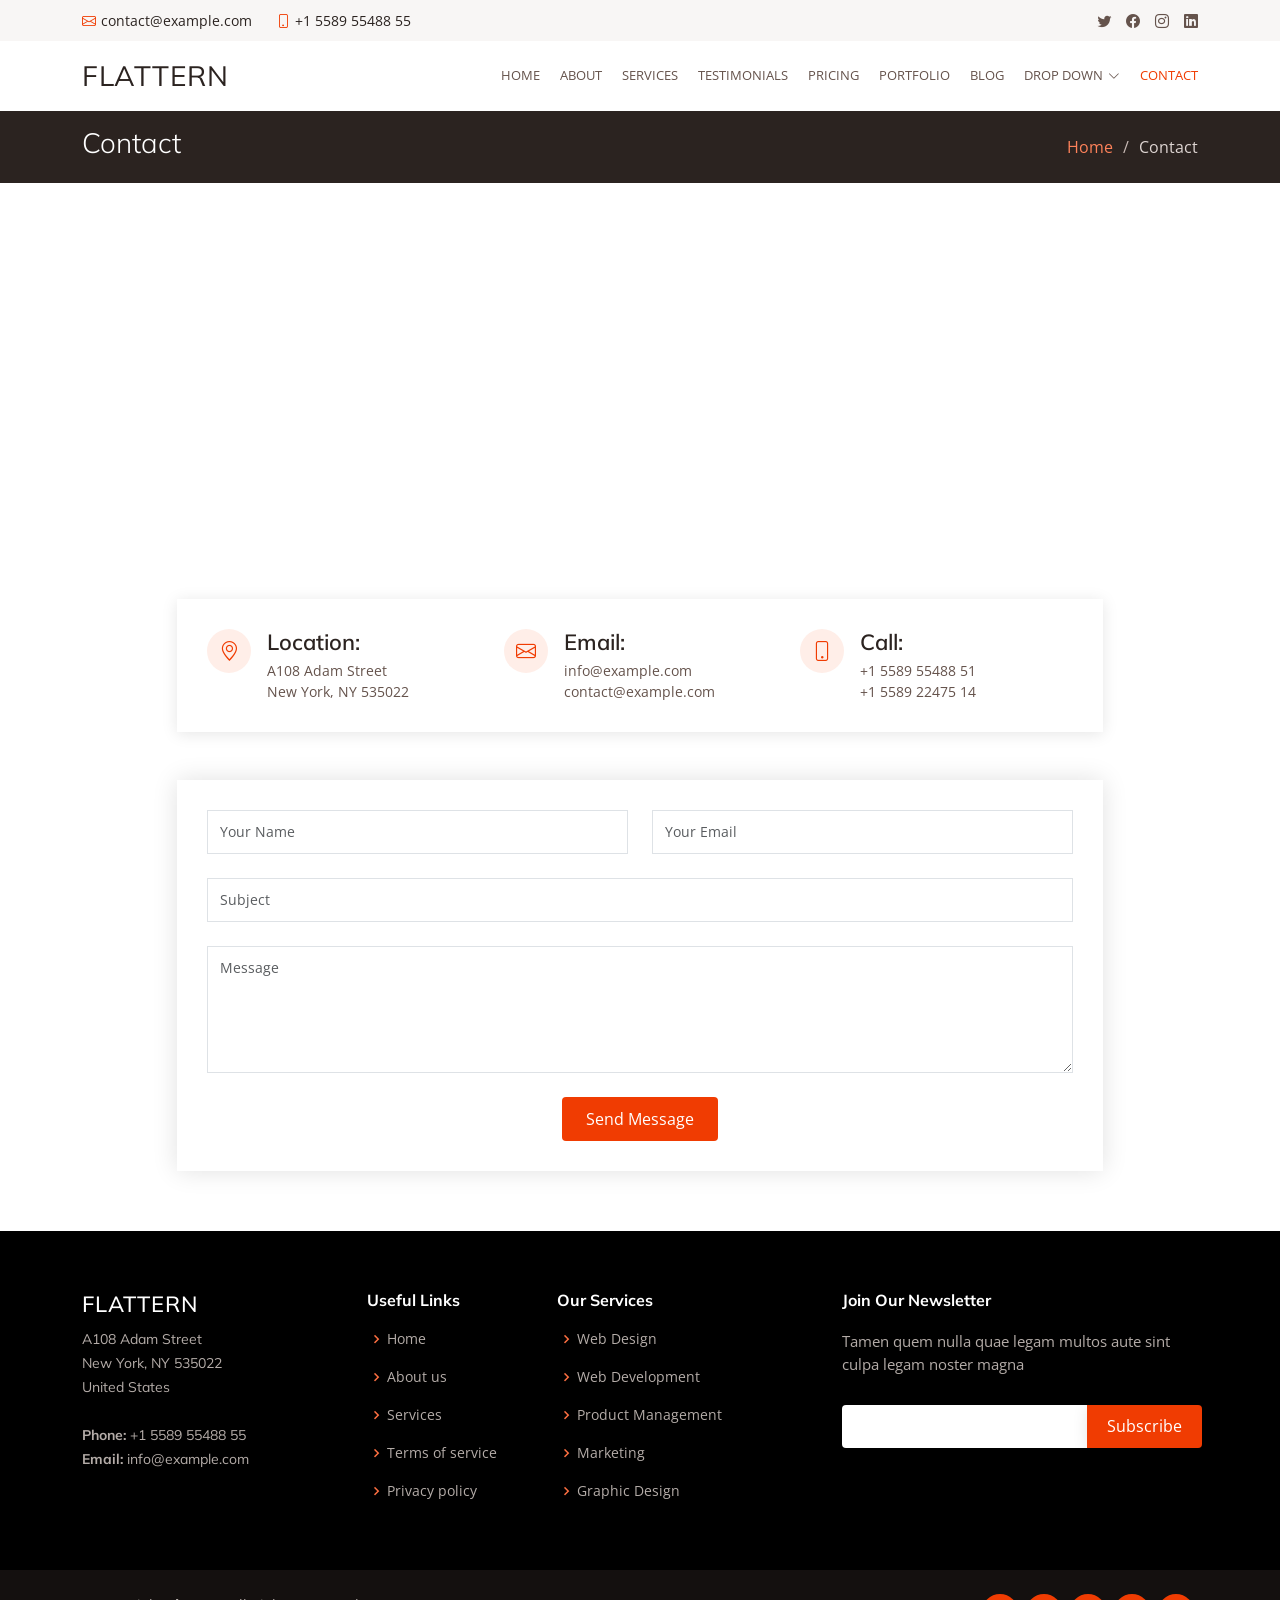
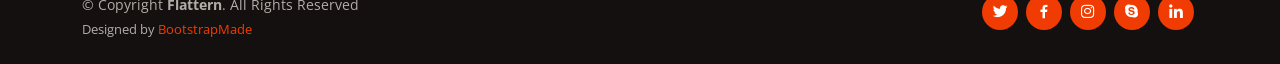
<file: wwwroot/AdminTemplate/contact.html>
<!DOCTYPE html>
<html lang="en">

<head>
  <meta charset="utf-8">
  <meta content="width=device-width, initial-scale=1.0" name="viewport">

  <title>Contact - Flattern Bootstrap Template</title>
  <meta content="" name="description">
  <meta content="" name="keywords">

  <!-- Favicons -->
  <link href="assets/img/favicon.png" rel="icon">
  <link href="assets/img/apple-touch-icon.png" rel="apple-touch-icon">

  <!-- Google Fonts -->
  <link href="https://fonts.googleapis.com/css?family=Open+Sans:300,300i,400,400i,600,600i,700,700i|Muli:300,300i,400,400i,500,500i,600,600i,700,700i|Poppins:300,300i,400,400i,500,500i,600,600i,700,700i" rel="stylesheet">

  <!-- Vendor CSS Files -->
  <link href="assets/vendor/animate.css/animate.min.css" rel="stylesheet">
  <link href="assets/vendor/aos/aos.css" rel="stylesheet">
  <link href="assets/vendor/bootstrap/css/bootstrap.min.css" rel="stylesheet">
  <link href="assets/vendor/bootstrap-icons/bootstrap-icons.css" rel="stylesheet">
  <link href="assets/vendor/boxicons/css/boxicons.min.css" rel="stylesheet">
  <link href="assets/vendor/glightbox/css/glightbox.min.css" rel="stylesheet">
  <link href="assets/vendor/swiper/swiper-bundle.min.css" rel="stylesheet">

  <!-- Template Main CSS File -->
  <link href="assets/css/style.css" rel="stylesheet">

  <!-- =======================================================
  * Template Name: Flattern
  * Updated: Jan 09 2024 with Bootstrap v5.3.2
  * Template URL: https://bootstrapmade.com/flattern-multipurpose-bootstrap-template/
  * Author: BootstrapMade.com
  * License: https://bootstrapmade.com/license/
  ======================================================== -->
</head>

<body>

  <!-- ======= Top Bar ======= -->
  <section id="topbar" class="d-flex align-items-center">
    <div class="container d-flex justify-content-center justify-content-md-between">
      <div class="contact-info d-flex align-items-center">
        <i class="bi bi-envelope d-flex align-items-center"><a href="mailto:contact@example.com">contact@example.com</a></i>
        <i class="bi bi-phone d-flex align-items-center ms-4"><span>+1 5589 55488 55</span></i>
      </div>
      <div class="social-links d-none d-md-flex align-items-center">
        <a href="#" class="twitter"><i class="bi bi-twitter"></i></a>
        <a href="#" class="facebook"><i class="bi bi-facebook"></i></a>
        <a href="#" class="instagram"><i class="bi bi-instagram"></i></a>
        <a href="#" class="linkedin"><i class="bi bi-linkedin"></i></i></a>
      </div>
    </div>
  </section>

  <!-- ======= Header ======= -->
  <header id="header" class="d-flex align-items-center">
    <div class="container d-flex justify-content-between">

      <div class="logo">
        <h1 class="text-light"><a href="index.html">Flattern</a></h1>
        <!-- Uncomment below if you prefer to use an image logo -->
        <!-- <a href="index.html"><img src="assets/img/logo.png" alt="" class="img-fluid"></a>-->
      </div>

      <nav id="navbar" class="navbar">
        <ul>
          <li><a href="index.html">Home</a></li>
          <li><a href="about.html">About</a></li>
          <li><a href="services.html">Services</a></li>
          <li><a href="testimonials.html">Testimonials</a></li>
          <li><a href="pricing.html">Pricing</a></li>
          <li><a href="portfolio.html">Portfolio</a></li>
          <li><a href="blog.html">Blog</a></li>
          <li class="dropdown"><a href="#"><span>Drop Down</span> <i class="bi bi-chevron-down"></i></a>
            <ul>
              <li><a href="#">Drop Down 1</a></li>
              <li class="dropdown"><a href="#"><span>Deep Drop Down</span> <i class="bi bi-chevron-right"></i></a>
                <ul>
                  <li><a href="#">Deep Drop Down 1</a></li>
                  <li><a href="#">Deep Drop Down 2</a></li>
                  <li><a href="#">Deep Drop Down 3</a></li>
                  <li><a href="#">Deep Drop Down 4</a></li>
                  <li><a href="#">Deep Drop Down 5</a></li>
                </ul>
              </li>
              <li><a href="#">Drop Down 2</a></li>
              <li><a href="#">Drop Down 3</a></li>
              <li><a href="#">Drop Down 4</a></li>
            </ul>
          </li>
          <li><a class="active" href="contact.html">Contact</a></li>
        </ul>
        <i class="bi bi-list mobile-nav-toggle"></i>
      </nav><!-- .navbar -->

    </div>
  </header><!-- End Header -->

  <main id="main">

    <!-- ======= Breadcrumbs ======= -->
    <section id="breadcrumbs" class="breadcrumbs">
      <div class="container">

        <div class="d-flex justify-content-between align-items-center">
          <h2>Contact</h2>
          <ol>
            <li><a href="index.html">Home</a></li>
            <li>Contact</li>
          </ol>
        </div>

      </div>
    </section><!-- End Breadcrumbs -->

    <!-- ======= Contact Section ======= -->
    <div class="map-section">
      <iframe style="border:0; width: 100%; height: 350px;" src="https://www.google.com/maps/embed?pb=!1m14!1m8!1m3!1d12097.433213460943!2d-74.0062269!3d40.7101282!3m2!1i1024!2i768!4f13.1!3m3!1m2!1s0x0%3A0xb89d1fe6bc499443!2sDowntown+Conference+Center!5e0!3m2!1smk!2sbg!4v1539943755621" frameborder="0" allowfullscreen></iframe>
    </div>

    <section id="contact" class="contact">
      <div class="container">

        <div class="row justify-content-center" data-aos="fade-up">

          <div class="col-lg-10">

            <div class="info-wrap">
              <div class="row">
                <div class="col-lg-4 info">
                  <i class="bi bi-geo-alt"></i>
                  <h4>Location:</h4>
                  <p>A108 Adam Street<br>New York, NY 535022</p>
                </div>

                <div class="col-lg-4 info mt-4 mt-lg-0">
                  <i class="bi bi-envelope"></i>
                  <h4>Email:</h4>
                  <p>info@example.com<br>contact@example.com</p>
                </div>

                <div class="col-lg-4 info mt-4 mt-lg-0">
                  <i class="bi bi-phone"></i>
                  <h4>Call:</h4>
                  <p>+1 5589 55488 51<br>+1 5589 22475 14</p>
                </div>
              </div>
            </div>

          </div>

        </div>

        <div class="row mt-5 justify-content-center" data-aos="fade-up">
          <div class="col-lg-10">
            <form action="forms/contact.php" method="post" role="form" class="php-email-form">
              <div class="row">
                <div class="col-md-6 form-group">
                  <input type="text" name="name" class="form-control" id="name" placeholder="Your Name" required>
                </div>
                <div class="col-md-6 form-group mt-3 mt-md-0">
                  <input type="email" class="form-control" name="email" id="email" placeholder="Your Email" required>
                </div>
              </div>
              <div class="form-group mt-3">
                <input type="text" class="form-control" name="subject" id="subject" placeholder="Subject" required>
              </div>
              <div class="form-group mt-3">
                <textarea class="form-control" name="message" rows="5" placeholder="Message" required></textarea>
              </div>
              <div class="my-3">
                <div class="loading">Loading</div>
                <div class="error-message"></div>
                <div class="sent-message">Your message has been sent. Thank you!</div>
              </div>
              <div class="text-center"><button type="submit">Send Message</button></div>
            </form>
          </div>

        </div>

      </div>
    </section><!-- End Contact Section -->

  </main><!-- End #main -->

  <!-- ======= Footer ======= -->
  <footer id="footer">

    <div class="footer-top">
      <div class="container">
        <div class="row">

          <div class="col-lg-3 col-md-6 footer-contact">
            <h3>Flattern</h3>
            <p>
              A108 Adam Street <br>
              New York, NY 535022<br>
              United States <br><br>
              <strong>Phone:</strong> +1 5589 55488 55<br>
              <strong>Email:</strong> info@example.com<br>
            </p>
          </div>

          <div class="col-lg-2 col-md-6 footer-links">
            <h4>Useful Links</h4>
            <ul>
              <li><i class="bx bx-chevron-right"></i> <a href="#">Home</a></li>
              <li><i class="bx bx-chevron-right"></i> <a href="#">About us</a></li>
              <li><i class="bx bx-chevron-right"></i> <a href="#">Services</a></li>
              <li><i class="bx bx-chevron-right"></i> <a href="#">Terms of service</a></li>
              <li><i class="bx bx-chevron-right"></i> <a href="#">Privacy policy</a></li>
            </ul>
          </div>

          <div class="col-lg-3 col-md-6 footer-links">
            <h4>Our Services</h4>
            <ul>
              <li><i class="bx bx-chevron-right"></i> <a href="#">Web Design</a></li>
              <li><i class="bx bx-chevron-right"></i> <a href="#">Web Development</a></li>
              <li><i class="bx bx-chevron-right"></i> <a href="#">Product Management</a></li>
              <li><i class="bx bx-chevron-right"></i> <a href="#">Marketing</a></li>
              <li><i class="bx bx-chevron-right"></i> <a href="#">Graphic Design</a></li>
            </ul>
          </div>

          <div class="col-lg-4 col-md-6 footer-newsletter">
            <h4>Join Our Newsletter</h4>
            <p>Tamen quem nulla quae legam multos aute sint culpa legam noster magna</p>
            <form action="" method="post">
              <input type="email" name="email"><input type="submit" value="Subscribe">
            </form>
          </div>

        </div>
      </div>
    </div>

    <div class="container d-md-flex py-4">

      <div class="me-md-auto text-center text-md-start">
        <div class="copyright">
          &copy; Copyright <strong><span>Flattern</span></strong>. All Rights Reserved
        </div>
        <div class="credits">
          <!-- All the links in the footer should remain intact. -->
          <!-- You can delete the links only if you purchased the pro version. -->
          <!-- Licensing information: https://bootstrapmade.com/license/ -->
          <!-- Purchase the pro version with working PHP/AJAX contact form: https://bootstrapmade.com/flattern-multipurpose-bootstrap-template/ -->
          Designed by <a href="https://bootstrapmade.com/">BootstrapMade</a>
        </div>
      </div>
      <div class="social-links text-center text-md-right pt-3 pt-md-0">
        <a href="#" class="twitter"><i class="bx bxl-twitter"></i></a>
        <a href="#" class="facebook"><i class="bx bxl-facebook"></i></a>
        <a href="#" class="instagram"><i class="bx bxl-instagram"></i></a>
        <a href="#" class="google-plus"><i class="bx bxl-skype"></i></a>
        <a href="#" class="linkedin"><i class="bx bxl-linkedin"></i></a>
      </div>
    </div>
  </footer><!-- End Footer -->

  <a href="#" class="back-to-top d-flex align-items-center justify-content-center"><i class="bi bi-arrow-up-short"></i></a>

  <!-- Vendor JS Files -->
  <script src="assets/vendor/aos/aos.js"></script>
  <script src="assets/vendor/bootstrap/js/bootstrap.bundle.min.js"></script>
  <script src="assets/vendor/glightbox/js/glightbox.min.js"></script>
  <script src="assets/vendor/isotope-layout/isotope.pkgd.min.js"></script>
  <script src="assets/vendor/swiper/swiper-bundle.min.js"></script>
  <script src="assets/vendor/waypoints/noframework.waypoints.js"></script>
  <script src="assets/vendor/php-email-form/validate.js"></script>

  <!-- Template Main JS File -->
  <script src="assets/js/main.js"></script>

</body>

</html>
</file>
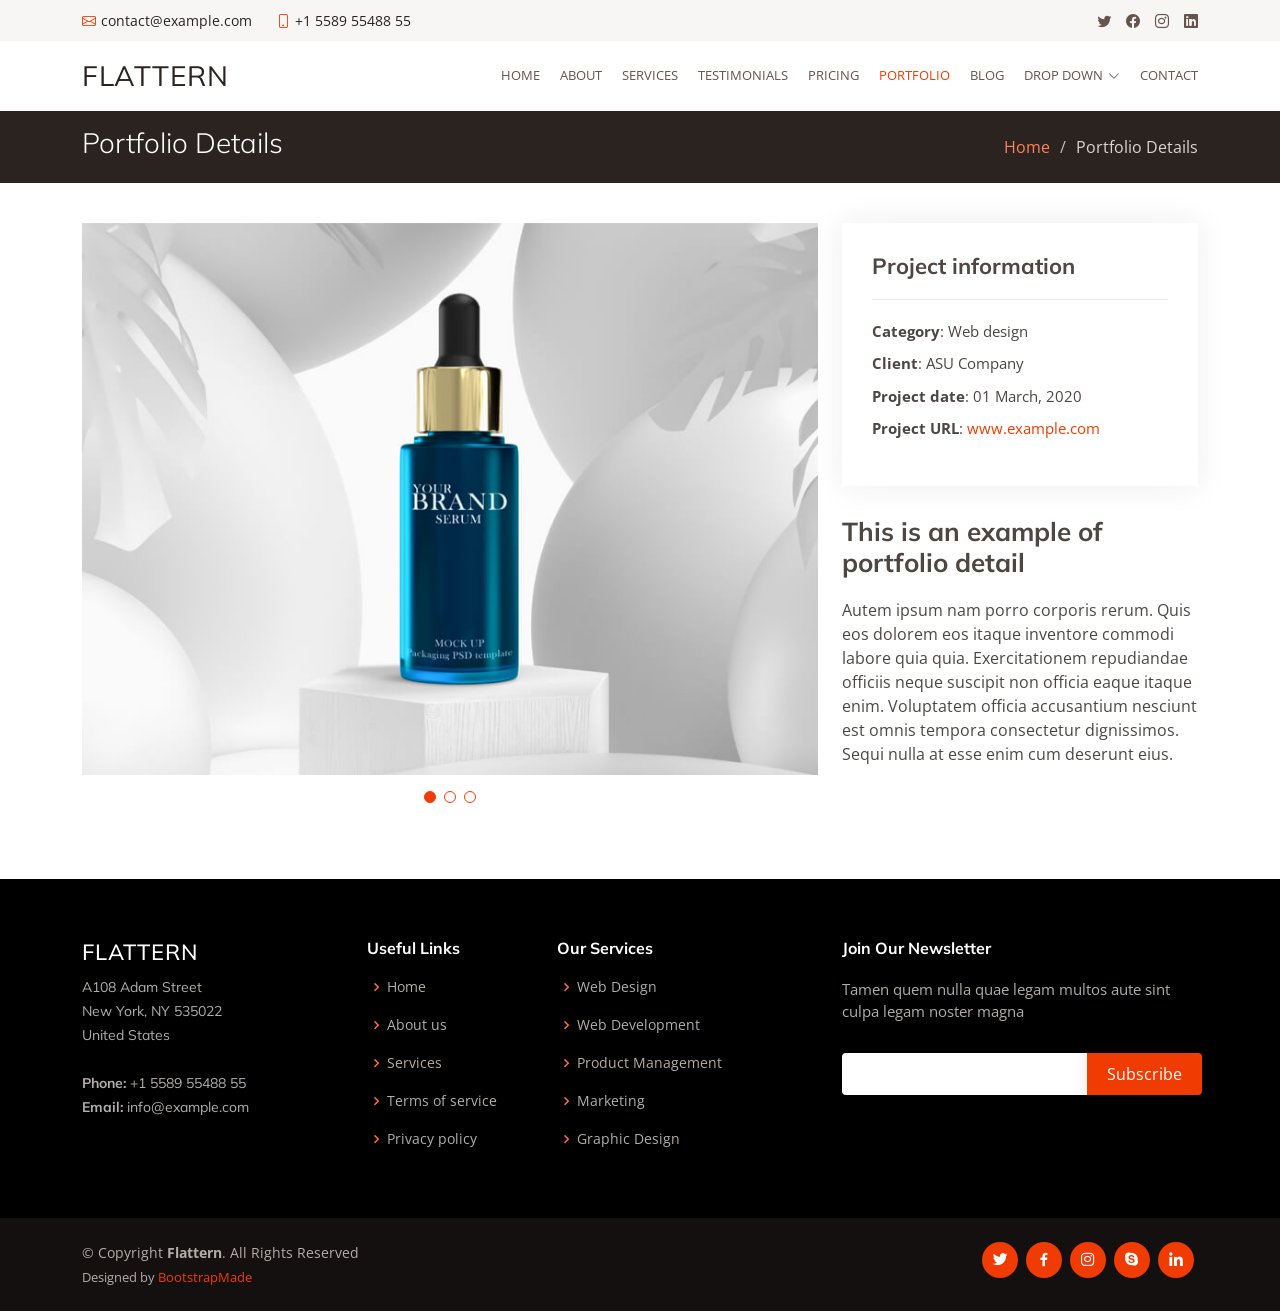
<file: wwwroot/AdminTemplate/portfolio-details.html>
<!DOCTYPE html>
<html lang="en">

<head>
  <meta charset="utf-8">
  <meta content="width=device-width, initial-scale=1.0" name="viewport">

  <title>Portfolio Details - Flattern Bootstrap Template</title>
  <meta content="" name="description">
  <meta content="" name="keywords">

  <!-- Favicons -->
  <link href="assets/img/favicon.png" rel="icon">
  <link href="assets/img/apple-touch-icon.png" rel="apple-touch-icon">

  <!-- Google Fonts -->
  <link href="https://fonts.googleapis.com/css?family=Open+Sans:300,300i,400,400i,600,600i,700,700i|Muli:300,300i,400,400i,500,500i,600,600i,700,700i|Poppins:300,300i,400,400i,500,500i,600,600i,700,700i" rel="stylesheet">

  <!-- Vendor CSS Files -->
  <link href="assets/vendor/animate.css/animate.min.css" rel="stylesheet">
  <link href="assets/vendor/aos/aos.css" rel="stylesheet">
  <link href="assets/vendor/bootstrap/css/bootstrap.min.css" rel="stylesheet">
  <link href="assets/vendor/bootstrap-icons/bootstrap-icons.css" rel="stylesheet">
  <link href="assets/vendor/boxicons/css/boxicons.min.css" rel="stylesheet">
  <link href="assets/vendor/glightbox/css/glightbox.min.css" rel="stylesheet">
  <link href="assets/vendor/swiper/swiper-bundle.min.css" rel="stylesheet">

  <!-- Template Main CSS File -->
  <link href="assets/css/style.css" rel="stylesheet">

  <!-- =======================================================
  * Template Name: Flattern
  * Updated: Jan 09 2024 with Bootstrap v5.3.2
  * Template URL: https://bootstrapmade.com/flattern-multipurpose-bootstrap-template/
  * Author: BootstrapMade.com
  * License: https://bootstrapmade.com/license/
  ======================================================== -->
</head>

<body>

  <!-- ======= Top Bar ======= -->
  <section id="topbar" class="d-flex align-items-center">
    <div class="container d-flex justify-content-center justify-content-md-between">
      <div class="contact-info d-flex align-items-center">
        <i class="bi bi-envelope d-flex align-items-center"><a href="mailto:contact@example.com">contact@example.com</a></i>
        <i class="bi bi-phone d-flex align-items-center ms-4"><span>+1 5589 55488 55</span></i>
      </div>
      <div class="social-links d-none d-md-flex align-items-center">
        <a href="#" class="twitter"><i class="bi bi-twitter"></i></a>
        <a href="#" class="facebook"><i class="bi bi-facebook"></i></a>
        <a href="#" class="instagram"><i class="bi bi-instagram"></i></a>
        <a href="#" class="linkedin"><i class="bi bi-linkedin"></i></i></a>
      </div>
    </div>
  </section>

  <!-- ======= Header ======= -->
  <header id="header" class="d-flex align-items-center">
    <div class="container d-flex justify-content-between">

      <div class="logo">
        <h1 class="text-light"><a href="index.html">Flattern</a></h1>
        <!-- Uncomment below if you prefer to use an image logo -->
        <!-- <a href="index.html"><img src="assets/img/logo.png" alt="" class="img-fluid"></a>-->
      </div>

      <nav id="navbar" class="navbar">
        <ul>
          <li><a href="index.html">Home</a></li>
          <li><a href="about.html">About</a></li>
          <li><a href="services.html">Services</a></li>
          <li><a href="testimonials.html">Testimonials</a></li>
          <li><a href="pricing.html">Pricing</a></li>
          <li><a class="active" href="portfolio.html">Portfolio</a></li>
          <li><a href="blog.html">Blog</a></li>
          <li class="dropdown"><a href="#"><span>Drop Down</span> <i class="bi bi-chevron-down"></i></a>
            <ul>
              <li><a href="#">Drop Down 1</a></li>
              <li class="dropdown"><a href="#"><span>Deep Drop Down</span> <i class="bi bi-chevron-right"></i></a>
                <ul>
                  <li><a href="#">Deep Drop Down 1</a></li>
                  <li><a href="#">Deep Drop Down 2</a></li>
                  <li><a href="#">Deep Drop Down 3</a></li>
                  <li><a href="#">Deep Drop Down 4</a></li>
                  <li><a href="#">Deep Drop Down 5</a></li>
                </ul>
              </li>
              <li><a href="#">Drop Down 2</a></li>
              <li><a href="#">Drop Down 3</a></li>
              <li><a href="#">Drop Down 4</a></li>
            </ul>
          </li>
          <li><a href="contact.html">Contact</a></li>
        </ul>
        <i class="bi bi-list mobile-nav-toggle"></i>
      </nav><!-- .navbar -->

    </div>
  </header><!-- End Header -->

  <main id="main">

    <!-- ======= Breadcrumbs ======= -->
    <section id="breadcrumbs" class="breadcrumbs">
      <div class="container">

        <div class="d-flex justify-content-between align-items-center">
          <h2>Portfolio Details</h2>
          <ol>
            <li><a href="index.html">Home</a></li>
            <li>Portfolio Details</li>
          </ol>
        </div>

      </div>
    </section><!-- End Breadcrumbs -->

    <!-- ======= Portfolio Details Section ======= -->
    <section id="portfolio-details" class="portfolio-details">
      <div class="container">

        <div class="row gy-4">

          <div class="col-lg-8">
            <div class="portfolio-details-slider swiper">
              <div class="swiper-wrapper align-items-center">

                <div class="swiper-slide">
                  <img src="assets/img/portfolio/portfolio-1.jpg" alt="">
                </div>

                <div class="swiper-slide">
                  <img src="assets/img/portfolio/portfolio-2.jpg" alt="">
                </div>

                <div class="swiper-slide">
                  <img src="assets/img/portfolio/portfolio-3.jpg" alt="">
                </div>

              </div>
              <div class="swiper-pagination"></div>
            </div>
          </div>

          <div class="col-lg-4">
            <div class="portfolio-info">
              <h3>Project information</h3>
              <ul>
                <li><strong>Category</strong>: Web design</li>
                <li><strong>Client</strong>: ASU Company</li>
                <li><strong>Project date</strong>: 01 March, 2020</li>
                <li><strong>Project URL</strong>: <a href="#">www.example.com</a></li>
              </ul>
            </div>
            <div class="portfolio-description">
              <h2>This is an example of portfolio detail</h2>
              <p>
                Autem ipsum nam porro corporis rerum. Quis eos dolorem eos itaque inventore commodi labore quia quia. Exercitationem repudiandae officiis neque suscipit non officia eaque itaque enim. Voluptatem officia accusantium nesciunt est omnis tempora consectetur dignissimos. Sequi nulla at esse enim cum deserunt eius.
              </p>
            </div>
          </div>

        </div>

      </div>
    </section><!-- End Portfolio Details Section -->

  </main><!-- End #main -->

  <!-- ======= Footer ======= -->
  <footer id="footer">

    <div class="footer-top">
      <div class="container">
        <div class="row">

          <div class="col-lg-3 col-md-6 footer-contact">
            <h3>Flattern</h3>
            <p>
              A108 Adam Street <br>
              New York, NY 535022<br>
              United States <br><br>
              <strong>Phone:</strong> +1 5589 55488 55<br>
              <strong>Email:</strong> info@example.com<br>
            </p>
          </div>

          <div class="col-lg-2 col-md-6 footer-links">
            <h4>Useful Links</h4>
            <ul>
              <li><i class="bx bx-chevron-right"></i> <a href="#">Home</a></li>
              <li><i class="bx bx-chevron-right"></i> <a href="#">About us</a></li>
              <li><i class="bx bx-chevron-right"></i> <a href="#">Services</a></li>
              <li><i class="bx bx-chevron-right"></i> <a href="#">Terms of service</a></li>
              <li><i class="bx bx-chevron-right"></i> <a href="#">Privacy policy</a></li>
            </ul>
          </div>

          <div class="col-lg-3 col-md-6 footer-links">
            <h4>Our Services</h4>
            <ul>
              <li><i class="bx bx-chevron-right"></i> <a href="#">Web Design</a></li>
              <li><i class="bx bx-chevron-right"></i> <a href="#">Web Development</a></li>
              <li><i class="bx bx-chevron-right"></i> <a href="#">Product Management</a></li>
              <li><i class="bx bx-chevron-right"></i> <a href="#">Marketing</a></li>
              <li><i class="bx bx-chevron-right"></i> <a href="#">Graphic Design</a></li>
            </ul>
          </div>

          <div class="col-lg-4 col-md-6 footer-newsletter">
            <h4>Join Our Newsletter</h4>
            <p>Tamen quem nulla quae legam multos aute sint culpa legam noster magna</p>
            <form action="" method="post">
              <input type="email" name="email"><input type="submit" value="Subscribe">
            </form>
          </div>

        </div>
      </div>
    </div>

    <div class="container d-md-flex py-4">

      <div class="me-md-auto text-center text-md-start">
        <div class="copyright">
          &copy; Copyright <strong><span>Flattern</span></strong>. All Rights Reserved
        </div>
        <div class="credits">
          <!-- All the links in the footer should remain intact. -->
          <!-- You can delete the links only if you purchased the pro version. -->
          <!-- Licensing information: https://bootstrapmade.com/license/ -->
          <!-- Purchase the pro version with working PHP/AJAX contact form: https://bootstrapmade.com/flattern-multipurpose-bootstrap-template/ -->
          Designed by <a href="https://bootstrapmade.com/">BootstrapMade</a>
        </div>
      </div>
      <div class="social-links text-center text-md-right pt-3 pt-md-0">
        <a href="#" class="twitter"><i class="bx bxl-twitter"></i></a>
        <a href="#" class="facebook"><i class="bx bxl-facebook"></i></a>
        <a href="#" class="instagram"><i class="bx bxl-instagram"></i></a>
        <a href="#" class="google-plus"><i class="bx bxl-skype"></i></a>
        <a href="#" class="linkedin"><i class="bx bxl-linkedin"></i></a>
      </div>
    </div>
  </footer><!-- End Footer -->

  <a href="#" class="back-to-top d-flex align-items-center justify-content-center"><i class="bi bi-arrow-up-short"></i></a>

  <!-- Vendor JS Files -->
  <script src="assets/vendor/aos/aos.js"></script>
  <script src="assets/vendor/bootstrap/js/bootstrap.bundle.min.js"></script>
  <script src="assets/vendor/glightbox/js/glightbox.min.js"></script>
  <script src="assets/vendor/isotope-layout/isotope.pkgd.min.js"></script>
  <script src="assets/vendor/swiper/swiper-bundle.min.js"></script>
  <script src="assets/vendor/waypoints/noframework.waypoints.js"></script>
  <script src="assets/vendor/php-email-form/validate.js"></script>

  <!-- Template Main JS File -->
  <script src="assets/js/main.js"></script>

</body>

</html>
</file>
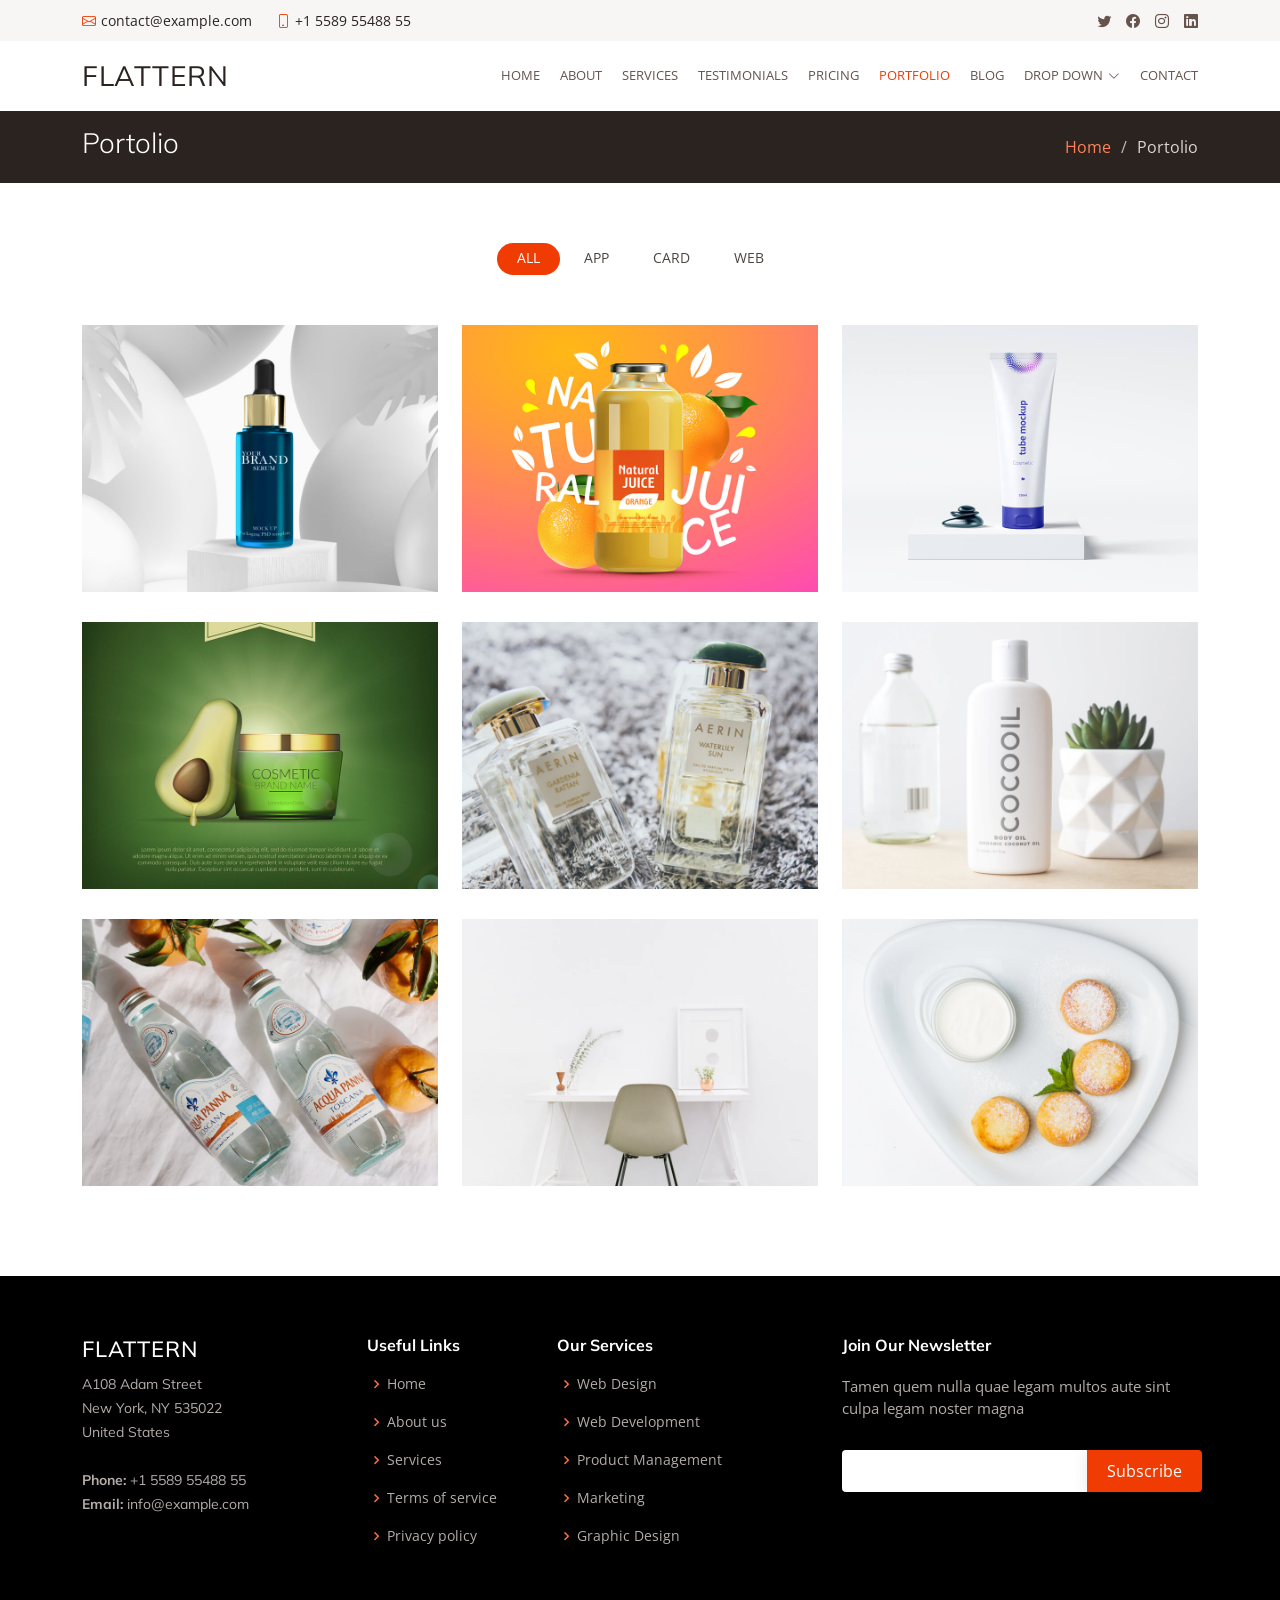
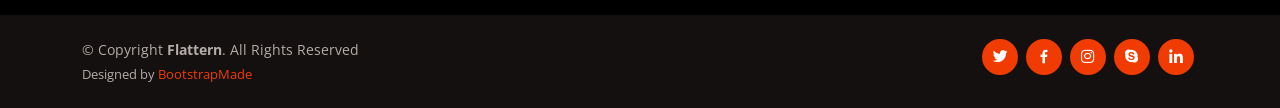
<file: wwwroot/AdminTemplate/portfolio.html>
<!DOCTYPE html>
<html lang="en">

<head>
  <meta charset="utf-8">
  <meta content="width=device-width, initial-scale=1.0" name="viewport">

  <title>Portfolio - Flattern Bootstrap Template</title>
  <meta content="" name="description">
  <meta content="" name="keywords">

  <!-- Favicons -->
  <link href="assets/img/favicon.png" rel="icon">
  <link href="assets/img/apple-touch-icon.png" rel="apple-touch-icon">

  <!-- Google Fonts -->
  <link href="https://fonts.googleapis.com/css?family=Open+Sans:300,300i,400,400i,600,600i,700,700i|Muli:300,300i,400,400i,500,500i,600,600i,700,700i|Poppins:300,300i,400,400i,500,500i,600,600i,700,700i" rel="stylesheet">

  <!-- Vendor CSS Files -->
  <link href="assets/vendor/animate.css/animate.min.css" rel="stylesheet">
  <link href="assets/vendor/aos/aos.css" rel="stylesheet">
  <link href="assets/vendor/bootstrap/css/bootstrap.min.css" rel="stylesheet">
  <link href="assets/vendor/bootstrap-icons/bootstrap-icons.css" rel="stylesheet">
  <link href="assets/vendor/boxicons/css/boxicons.min.css" rel="stylesheet">
  <link href="assets/vendor/glightbox/css/glightbox.min.css" rel="stylesheet">
  <link href="assets/vendor/swiper/swiper-bundle.min.css" rel="stylesheet">

  <!-- Template Main CSS File -->
  <link href="assets/css/style.css" rel="stylesheet">

  <!-- =======================================================
  * Template Name: Flattern
  * Updated: Jan 09 2024 with Bootstrap v5.3.2
  * Template URL: https://bootstrapmade.com/flattern-multipurpose-bootstrap-template/
  * Author: BootstrapMade.com
  * License: https://bootstrapmade.com/license/
  ======================================================== -->
</head>

<body>

  <!-- ======= Top Bar ======= -->
  <section id="topbar" class="d-flex align-items-center">
    <div class="container d-flex justify-content-center justify-content-md-between">
      <div class="contact-info d-flex align-items-center">
        <i class="bi bi-envelope d-flex align-items-center"><a href="mailto:contact@example.com">contact@example.com</a></i>
        <i class="bi bi-phone d-flex align-items-center ms-4"><span>+1 5589 55488 55</span></i>
      </div>
      <div class="social-links d-none d-md-flex align-items-center">
        <a href="#" class="twitter"><i class="bi bi-twitter"></i></a>
        <a href="#" class="facebook"><i class="bi bi-facebook"></i></a>
        <a href="#" class="instagram"><i class="bi bi-instagram"></i></a>
        <a href="#" class="linkedin"><i class="bi bi-linkedin"></i></i></a>
      </div>
    </div>
  </section>

  <!-- ======= Header ======= -->
  <header id="header" class="d-flex align-items-center">
    <div class="container d-flex justify-content-between">

      <div class="logo">
        <h1 class="text-light"><a href="index.html">Flattern</a></h1>
        <!-- Uncomment below if you prefer to use an image logo -->
        <!-- <a href="index.html"><img src="assets/img/logo.png" alt="" class="img-fluid"></a>-->
      </div>

      <nav id="navbar" class="navbar">
        <ul>
          <li><a href="index.html">Home</a></li>
          <li><a href="about.html">About</a></li>
          <li><a href="services.html">Services</a></li>
          <li><a href="testimonials.html">Testimonials</a></li>
          <li><a href="pricing.html">Pricing</a></li>
          <li><a class="active" href="portfolio.html">Portfolio</a></li>
          <li><a href="blog.html">Blog</a></li>
          <li class="dropdown"><a href="#"><span>Drop Down</span> <i class="bi bi-chevron-down"></i></a>
            <ul>
              <li><a href="#">Drop Down 1</a></li>
              <li class="dropdown"><a href="#"><span>Deep Drop Down</span> <i class="bi bi-chevron-right"></i></a>
                <ul>
                  <li><a href="#">Deep Drop Down 1</a></li>
                  <li><a href="#">Deep Drop Down 2</a></li>
                  <li><a href="#">Deep Drop Down 3</a></li>
                  <li><a href="#">Deep Drop Down 4</a></li>
                  <li><a href="#">Deep Drop Down 5</a></li>
                </ul>
              </li>
              <li><a href="#">Drop Down 2</a></li>
              <li><a href="#">Drop Down 3</a></li>
              <li><a href="#">Drop Down 4</a></li>
            </ul>
          </li>
          <li><a href="contact.html">Contact</a></li>
        </ul>
        <i class="bi bi-list mobile-nav-toggle"></i>
      </nav><!-- .navbar -->

    </div>
  </header><!-- End Header -->

  <main id="main">

    <!-- ======= Breadcrumbs ======= -->
    <section id="breadcrumbs" class="breadcrumbs">
      <div class="container">

        <div class="d-flex justify-content-between align-items-center">
          <h2>Portolio</h2>
          <ol>
            <li><a href="index.html">Home</a></li>
            <li>Portolio</li>
          </ol>
        </div>

      </div>
    </section><!-- End Breadcrumbs -->

    <!-- ======= Portfolio Section ======= -->
    <section id="portfolio" class="portfolio">
      <div class="container">

        <div class="row" data-aos="fade-up">
          <div class="col-lg-12 d-flex justify-content-center">
            <ul id="portfolio-flters">
              <li data-filter="*" class="filter-active">All</li>
              <li data-filter=".filter-app">App</li>
              <li data-filter=".filter-card">Card</li>
              <li data-filter=".filter-web">Web</li>
            </ul>
          </div>
        </div>

        <div class="row portfolio-container" data-aos="fade-up">

          <div class="col-lg-4 col-md-6 portfolio-item filter-app">
            <img src="assets/img/portfolio/portfolio-1.jpg" class="img-fluid" alt="">
            <div class="portfolio-info">
              <h4>App 1</h4>
              <p>App</p>
              <a href="assets/img/portfolio/portfolio-1.jpg" data-gallery="portfolioGallery" class="portfolio-lightbox preview-link" title="App 1"><i class="bx bx-plus"></i></a>
              <a href="portfolio-details.html" class="details-link" title="More Details"><i class="bx bx-link"></i></a>
            </div>
          </div>

          <div class="col-lg-4 col-md-6 portfolio-item filter-web">
            <img src="assets/img/portfolio/portfolio-2.jpg" class="img-fluid" alt="">
            <div class="portfolio-info">
              <h4>Web 3</h4>
              <p>Web</p>
              <a href="assets/img/portfolio/portfolio-2.jpg" data-gallery="portfolioGallery" class="portfolio-lightbox preview-link" title="Web 3"><i class="bx bx-plus"></i></a>
              <a href="portfolio-details.html" class="details-link" title="More Details"><i class="bx bx-link"></i></a>
            </div>
          </div>

          <div class="col-lg-4 col-md-6 portfolio-item filter-app">
            <img src="assets/img/portfolio/portfolio-3.jpg" class="img-fluid" alt="">
            <div class="portfolio-info">
              <h4>App 2</h4>
              <p>App</p>
              <a href="assets/img/portfolio/portfolio-3.jpg" data-gallery="portfolioGallery" class="portfolio-lightbox preview-link" title="App 2"><i class="bx bx-plus"></i></a>
              <a href="portfolio-details.html" class="details-link" title="More Details"><i class="bx bx-link"></i></a>
            </div>
          </div>

          <div class="col-lg-4 col-md-6 portfolio-item filter-card">
            <img src="assets/img/portfolio/portfolio-4.jpg" class="img-fluid" alt="">
            <div class="portfolio-info">
              <h4>Card 2</h4>
              <p>Card</p>
              <a href="assets/img/portfolio/portfolio-4.jpg" data-gallery="portfolioGallery" class="portfolio-lightbox preview-link" title="Card 2"><i class="bx bx-plus"></i></a>
              <a href="portfolio-details.html" class="details-link" title="More Details"><i class="bx bx-link"></i></a>
            </div>
          </div>

          <div class="col-lg-4 col-md-6 portfolio-item filter-web">
            <img src="assets/img/portfolio/portfolio-5.jpg" class="img-fluid" alt="">
            <div class="portfolio-info">
              <h4>Web 2</h4>
              <p>Web</p>
              <a href="assets/img/portfolio/portfolio-5.jpg" data-gallery="portfolioGallery" class="portfolio-lightbox preview-link" title="Web 2"><i class="bx bx-plus"></i></a>
              <a href="portfolio-details.html" class="details-link" title="More Details"><i class="bx bx-link"></i></a>
            </div>
          </div>

          <div class="col-lg-4 col-md-6 portfolio-item filter-app">
            <img src="assets/img/portfolio/portfolio-6.jpg" class="img-fluid" alt="">
            <div class="portfolio-info">
              <h4>App 3</h4>
              <p>App</p>
              <a href="assets/img/portfolio/portfolio-6.jpg" data-gallery="portfolioGallery" class="portfolio-lightbox preview-link" title="App 3"><i class="bx bx-plus"></i></a>
              <a href="portfolio-details.html" class="details-link" title="More Details"><i class="bx bx-link"></i></a>
            </div>
          </div>

          <div class="col-lg-4 col-md-6 portfolio-item filter-card">
            <img src="assets/img/portfolio/portfolio-7.jpg" class="img-fluid" alt="">
            <div class="portfolio-info">
              <h4>Card 1</h4>
              <p>Card</p>
              <a href="assets/img/portfolio/portfolio-7.jpg" data-gallery="portfolioGallery" class="portfolio-lightbox preview-link" title="Card 1"><i class="bx bx-plus"></i></a>
              <a href="portfolio-details.html" class="details-link" title="More Details"><i class="bx bx-link"></i></a>
            </div>
          </div>

          <div class="col-lg-4 col-md-6 portfolio-item filter-card">
            <img src="assets/img/portfolio/portfolio-8.jpg" class="img-fluid" alt="">
            <div class="portfolio-info">
              <h4>Card 3</h4>
              <p>Card</p>
              <a href="assets/img/portfolio/portfolio-8.jpg" data-gallery="portfolioGallery" class="portfolio-lightbox preview-link" title="Card 3"><i class="bx bx-plus"></i></a>
              <a href="portfolio-details.html" class="details-link" title="More Details"><i class="bx bx-link"></i></a>
            </div>
          </div>

          <div class="col-lg-4 col-md-6 portfolio-item filter-web">
            <img src="assets/img/portfolio/portfolio-9.jpg" class="img-fluid" alt="">
            <div class="portfolio-info">
              <h4>Web 3</h4>
              <p>Web</p>
              <a href="assets/img/portfolio/portfolio-9.jpg" data-gallery="portfolioGallery" class="portfolio-lightbox preview-link" title="Web 3"><i class="bx bx-plus"></i></a>
              <a href="portfolio-details.html" class="details-link" title="More Details"><i class="bx bx-link"></i></a>
            </div>
          </div>

        </div>

      </div>
    </section><!-- End Portfolio Section -->

  </main><!-- End #main -->

  <!-- ======= Footer ======= -->
  <footer id="footer">

    <div class="footer-top">
      <div class="container">
        <div class="row">

          <div class="col-lg-3 col-md-6 footer-contact">
            <h3>Flattern</h3>
            <p>
              A108 Adam Street <br>
              New York, NY 535022<br>
              United States <br><br>
              <strong>Phone:</strong> +1 5589 55488 55<br>
              <strong>Email:</strong> info@example.com<br>
            </p>
          </div>

          <div class="col-lg-2 col-md-6 footer-links">
            <h4>Useful Links</h4>
            <ul>
              <li><i class="bx bx-chevron-right"></i> <a href="#">Home</a></li>
              <li><i class="bx bx-chevron-right"></i> <a href="#">About us</a></li>
              <li><i class="bx bx-chevron-right"></i> <a href="#">Services</a></li>
              <li><i class="bx bx-chevron-right"></i> <a href="#">Terms of service</a></li>
              <li><i class="bx bx-chevron-right"></i> <a href="#">Privacy policy</a></li>
            </ul>
          </div>

          <div class="col-lg-3 col-md-6 footer-links">
            <h4>Our Services</h4>
            <ul>
              <li><i class="bx bx-chevron-right"></i> <a href="#">Web Design</a></li>
              <li><i class="bx bx-chevron-right"></i> <a href="#">Web Development</a></li>
              <li><i class="bx bx-chevron-right"></i> <a href="#">Product Management</a></li>
              <li><i class="bx bx-chevron-right"></i> <a href="#">Marketing</a></li>
              <li><i class="bx bx-chevron-right"></i> <a href="#">Graphic Design</a></li>
            </ul>
          </div>

          <div class="col-lg-4 col-md-6 footer-newsletter">
            <h4>Join Our Newsletter</h4>
            <p>Tamen quem nulla quae legam multos aute sint culpa legam noster magna</p>
            <form action="" method="post">
              <input type="email" name="email"><input type="submit" value="Subscribe">
            </form>
          </div>

        </div>
      </div>
    </div>

    <div class="container d-md-flex py-4">

      <div class="me-md-auto text-center text-md-start">
        <div class="copyright">
          &copy; Copyright <strong><span>Flattern</span></strong>. All Rights Reserved
        </div>
        <div class="credits">
          <!-- All the links in the footer should remain intact. -->
          <!-- You can delete the links only if you purchased the pro version. -->
          <!-- Licensing information: https://bootstrapmade.com/license/ -->
          <!-- Purchase the pro version with working PHP/AJAX contact form: https://bootstrapmade.com/flattern-multipurpose-bootstrap-template/ -->
          Designed by <a href="https://bootstrapmade.com/">BootstrapMade</a>
        </div>
      </div>
      <div class="social-links text-center text-md-right pt-3 pt-md-0">
        <a href="#" class="twitter"><i class="bx bxl-twitter"></i></a>
        <a href="#" class="facebook"><i class="bx bxl-facebook"></i></a>
        <a href="#" class="instagram"><i class="bx bxl-instagram"></i></a>
        <a href="#" class="google-plus"><i class="bx bxl-skype"></i></a>
        <a href="#" class="linkedin"><i class="bx bxl-linkedin"></i></a>
      </div>
    </div>
  </footer><!-- End Footer -->

  <a href="#" class="back-to-top d-flex align-items-center justify-content-center"><i class="bi bi-arrow-up-short"></i></a>

  <!-- Vendor JS Files -->
  <script src="assets/vendor/aos/aos.js"></script>
  <script src="assets/vendor/bootstrap/js/bootstrap.bundle.min.js"></script>
  <script src="assets/vendor/glightbox/js/glightbox.min.js"></script>
  <script src="assets/vendor/isotope-layout/isotope.pkgd.min.js"></script>
  <script src="assets/vendor/swiper/swiper-bundle.min.js"></script>
  <script src="assets/vendor/waypoints/noframework.waypoints.js"></script>
  <script src="assets/vendor/php-email-form/validate.js"></script>

  <!-- Template Main JS File -->
  <script src="assets/js/main.js"></script>

</body>

</html>
</file>
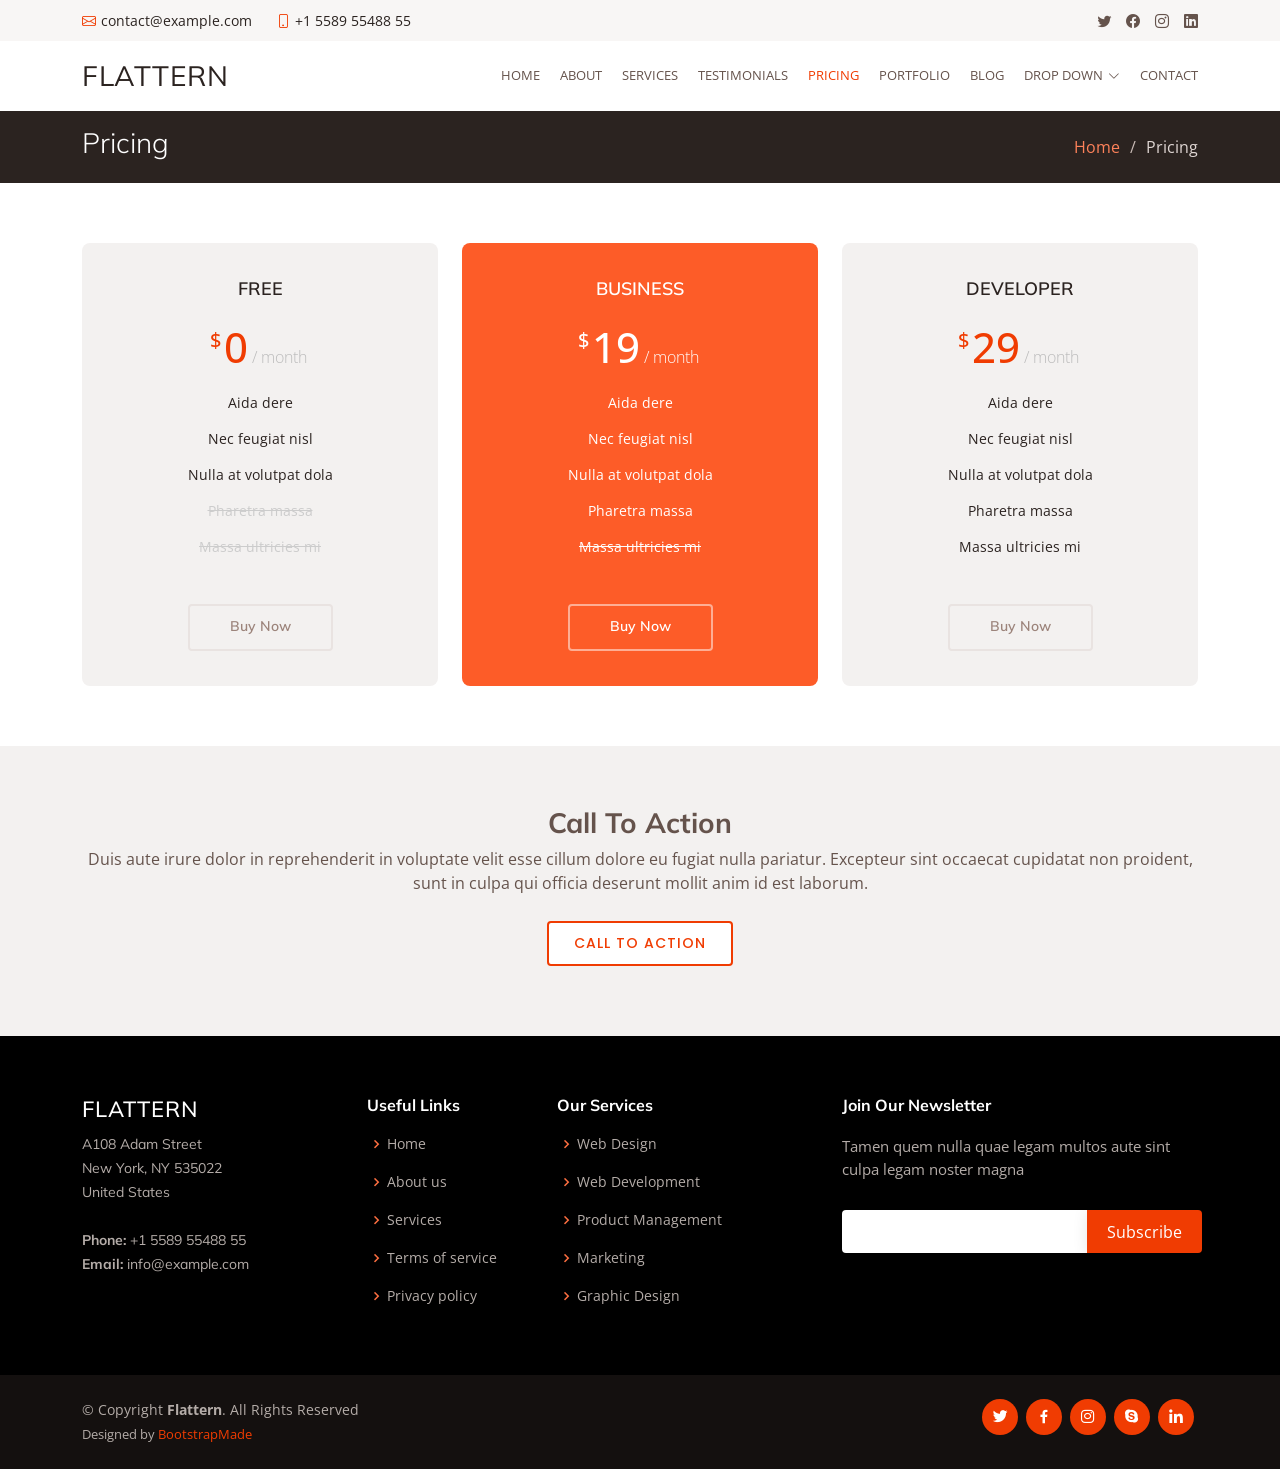
<file: wwwroot/AdminTemplate/pricing.html>
<!DOCTYPE html>
<html lang="en">

<head>
  <meta charset="utf-8">
  <meta content="width=device-width, initial-scale=1.0" name="viewport">

  <title>Pricing - Flattern Bootstrap Template</title>
  <meta content="" name="description">
  <meta content="" name="keywords">

  <!-- Favicons -->
  <link href="assets/img/favicon.png" rel="icon">
  <link href="assets/img/apple-touch-icon.png" rel="apple-touch-icon">

  <!-- Google Fonts -->
  <link href="https://fonts.googleapis.com/css?family=Open+Sans:300,300i,400,400i,600,600i,700,700i|Muli:300,300i,400,400i,500,500i,600,600i,700,700i|Poppins:300,300i,400,400i,500,500i,600,600i,700,700i" rel="stylesheet">

  <!-- Vendor CSS Files -->
  <link href="assets/vendor/animate.css/animate.min.css" rel="stylesheet">
  <link href="assets/vendor/aos/aos.css" rel="stylesheet">
  <link href="assets/vendor/bootstrap/css/bootstrap.min.css" rel="stylesheet">
  <link href="assets/vendor/bootstrap-icons/bootstrap-icons.css" rel="stylesheet">
  <link href="assets/vendor/boxicons/css/boxicons.min.css" rel="stylesheet">
  <link href="assets/vendor/glightbox/css/glightbox.min.css" rel="stylesheet">
  <link href="assets/vendor/swiper/swiper-bundle.min.css" rel="stylesheet">

  <!-- Template Main CSS File -->
  <link href="assets/css/style.css" rel="stylesheet">

  <!-- =======================================================
  * Template Name: Flattern
  * Updated: Jan 09 2024 with Bootstrap v5.3.2
  * Template URL: https://bootstrapmade.com/flattern-multipurpose-bootstrap-template/
  * Author: BootstrapMade.com
  * License: https://bootstrapmade.com/license/
  ======================================================== -->
</head>

<body>

  <!-- ======= Top Bar ======= -->
  <section id="topbar" class="d-flex align-items-center">
    <div class="container d-flex justify-content-center justify-content-md-between">
      <div class="contact-info d-flex align-items-center">
        <i class="bi bi-envelope d-flex align-items-center"><a href="mailto:contact@example.com">contact@example.com</a></i>
        <i class="bi bi-phone d-flex align-items-center ms-4"><span>+1 5589 55488 55</span></i>
      </div>
      <div class="social-links d-none d-md-flex align-items-center">
        <a href="#" class="twitter"><i class="bi bi-twitter"></i></a>
        <a href="#" class="facebook"><i class="bi bi-facebook"></i></a>
        <a href="#" class="instagram"><i class="bi bi-instagram"></i></a>
        <a href="#" class="linkedin"><i class="bi bi-linkedin"></i></i></a>
      </div>
    </div>
  </section>

  <!-- ======= Header ======= -->
  <header id="header" class="d-flex align-items-center">
    <div class="container d-flex justify-content-between">

      <div class="logo">
        <h1 class="text-light"><a href="index.html">Flattern</a></h1>
        <!-- Uncomment below if you prefer to use an image logo -->
        <!-- <a href="index.html"><img src="assets/img/logo.png" alt="" class="img-fluid"></a>-->
      </div>

      <nav id="navbar" class="navbar">
        <ul>
          <li><a href="index.html">Home</a></li>
          <li><a href="about.html">About</a></li>
          <li><a href="services.html">Services</a></li>
          <li><a href="testimonials.html">Testimonials</a></li>
          <li><a class="active" href="pricing.html">Pricing</a></li>
          <li><a href="portfolio.html">Portfolio</a></li>
          <li><a href="blog.html">Blog</a></li>
          <li class="dropdown"><a href="#"><span>Drop Down</span> <i class="bi bi-chevron-down"></i></a>
            <ul>
              <li><a href="#">Drop Down 1</a></li>
              <li class="dropdown"><a href="#"><span>Deep Drop Down</span> <i class="bi bi-chevron-right"></i></a>
                <ul>
                  <li><a href="#">Deep Drop Down 1</a></li>
                  <li><a href="#">Deep Drop Down 2</a></li>
                  <li><a href="#">Deep Drop Down 3</a></li>
                  <li><a href="#">Deep Drop Down 4</a></li>
                  <li><a href="#">Deep Drop Down 5</a></li>
                </ul>
              </li>
              <li><a href="#">Drop Down 2</a></li>
              <li><a href="#">Drop Down 3</a></li>
              <li><a href="#">Drop Down 4</a></li>
            </ul>
          </li>
          <li><a href="contact.html">Contact</a></li>
        </ul>
        <i class="bi bi-list mobile-nav-toggle"></i>
      </nav><!-- .navbar -->

    </div>
  </header><!-- End Header -->

  <main id="main">

    <!-- ======= Breadcrumbs ======= -->
    <section id="breadcrumbs" class="breadcrumbs">
      <div class="container">

        <div class="d-flex justify-content-between align-items-center">
          <h2>Pricing</h2>
          <ol>
            <li><a href="index.html">Home</a></li>
            <li>Pricing</li>
          </ol>
        </div>

      </div>
    </section><!-- End Breadcrumbs -->

    <!-- ======= Pricing Section ======= -->
    <section id="pricing" class="pricing">
      <div class="container">

        <div class="row">

          <div class="col-lg-4 col-md-6">
            <div class="box" data-aos="fade-right">
              <h3>Free</h3>
              <h4><sup>$</sup>0<span> / month</span></h4>
              <ul>
                <li>Aida dere</li>
                <li>Nec feugiat nisl</li>
                <li>Nulla at volutpat dola</li>
                <li class="na">Pharetra massa</li>
                <li class="na">Massa ultricies mi</li>
              </ul>
              <div class="btn-wrap">
                <a href="#" class="btn-buy">Buy Now</a>
              </div>
            </div>
          </div>

          <div class="col-lg-4 col-md-6 mt-4 mt-md-0">
            <div class="box featured" data-aos="fade-up">
              <h3>Business</h3>
              <h4><sup>$</sup>19<span> / month</span></h4>
              <ul>
                <li>Aida dere</li>
                <li>Nec feugiat nisl</li>
                <li>Nulla at volutpat dola</li>
                <li>Pharetra massa</li>
                <li class="na">Massa ultricies mi</li>
              </ul>
              <div class="btn-wrap">
                <a href="#" class="btn-buy">Buy Now</a>
              </div>
            </div>
          </div>

          <div class="col-lg-4 col-md-6 mt-4 mt-lg-0">
            <div class="box" data-aos="fade-left">
              <h3>Developer</h3>
              <h4><sup>$</sup>29<span> / month</span></h4>
              <ul>
                <li>Aida dere</li>
                <li>Nec feugiat nisl</li>
                <li>Nulla at volutpat dola</li>
                <li>Pharetra massa</li>
                <li>Massa ultricies mi</li>
              </ul>
              <div class="btn-wrap">
                <a href="#" class="btn-buy">Buy Now</a>
              </div>
            </div>
          </div>

        </div>

      </div>
    </section><!-- End Pricing Section -->

    <!-- ======= Cta Pricing Section ======= -->
    <section id="cta-pricing" class="cta-pricing">
      <div class="container">

        <div class="text-center">
          <h3>Call To Action</h3>
          <p> Duis aute irure dolor in reprehenderit in voluptate velit esse cillum dolore eu fugiat nulla pariatur. Excepteur sint occaecat cupidatat non proident, sunt in culpa qui officia deserunt mollit anim id est laborum.</p>
          <a class="cta-btn" href="#">Call To Action</a>
        </div>

      </div>
    </section><!-- End Cta Pricing Section -->

  </main><!-- End #main -->

  <!-- ======= Footer ======= -->
  <footer id="footer">

    <div class="footer-top">
      <div class="container">
        <div class="row">

          <div class="col-lg-3 col-md-6 footer-contact">
            <h3>Flattern</h3>
            <p>
              A108 Adam Street <br>
              New York, NY 535022<br>
              United States <br><br>
              <strong>Phone:</strong> +1 5589 55488 55<br>
              <strong>Email:</strong> info@example.com<br>
            </p>
          </div>

          <div class="col-lg-2 col-md-6 footer-links">
            <h4>Useful Links</h4>
            <ul>
              <li><i class="bx bx-chevron-right"></i> <a href="#">Home</a></li>
              <li><i class="bx bx-chevron-right"></i> <a href="#">About us</a></li>
              <li><i class="bx bx-chevron-right"></i> <a href="#">Services</a></li>
              <li><i class="bx bx-chevron-right"></i> <a href="#">Terms of service</a></li>
              <li><i class="bx bx-chevron-right"></i> <a href="#">Privacy policy</a></li>
            </ul>
          </div>

          <div class="col-lg-3 col-md-6 footer-links">
            <h4>Our Services</h4>
            <ul>
              <li><i class="bx bx-chevron-right"></i> <a href="#">Web Design</a></li>
              <li><i class="bx bx-chevron-right"></i> <a href="#">Web Development</a></li>
              <li><i class="bx bx-chevron-right"></i> <a href="#">Product Management</a></li>
              <li><i class="bx bx-chevron-right"></i> <a href="#">Marketing</a></li>
              <li><i class="bx bx-chevron-right"></i> <a href="#">Graphic Design</a></li>
            </ul>
          </div>

          <div class="col-lg-4 col-md-6 footer-newsletter">
            <h4>Join Our Newsletter</h4>
            <p>Tamen quem nulla quae legam multos aute sint culpa legam noster magna</p>
            <form action="" method="post">
              <input type="email" name="email"><input type="submit" value="Subscribe">
            </form>
          </div>

        </div>
      </div>
    </div>

    <div class="container d-md-flex py-4">

      <div class="me-md-auto text-center text-md-start">
        <div class="copyright">
          &copy; Copyright <strong><span>Flattern</span></strong>. All Rights Reserved
        </div>
        <div class="credits">
          <!-- All the links in the footer should remain intact. -->
          <!-- You can delete the links only if you purchased the pro version. -->
          <!-- Licensing information: https://bootstrapmade.com/license/ -->
          <!-- Purchase the pro version with working PHP/AJAX contact form: https://bootstrapmade.com/flattern-multipurpose-bootstrap-template/ -->
          Designed by <a href="https://bootstrapmade.com/">BootstrapMade</a>
        </div>
      </div>
      <div class="social-links text-center text-md-right pt-3 pt-md-0">
        <a href="#" class="twitter"><i class="bx bxl-twitter"></i></a>
        <a href="#" class="facebook"><i class="bx bxl-facebook"></i></a>
        <a href="#" class="instagram"><i class="bx bxl-instagram"></i></a>
        <a href="#" class="google-plus"><i class="bx bxl-skype"></i></a>
        <a href="#" class="linkedin"><i class="bx bxl-linkedin"></i></a>
      </div>
    </div>
  </footer><!-- End Footer -->

  <a href="#" class="back-to-top d-flex align-items-center justify-content-center"><i class="bi bi-arrow-up-short"></i></a>

  <!-- Vendor JS Files -->
  <script src="assets/vendor/aos/aos.js"></script>
  <script src="assets/vendor/bootstrap/js/bootstrap.bundle.min.js"></script>
  <script src="assets/vendor/glightbox/js/glightbox.min.js"></script>
  <script src="assets/vendor/isotope-layout/isotope.pkgd.min.js"></script>
  <script src="assets/vendor/swiper/swiper-bundle.min.js"></script>
  <script src="assets/vendor/waypoints/noframework.waypoints.js"></script>
  <script src="assets/vendor/php-email-form/validate.js"></script>

  <!-- Template Main JS File -->
  <script src="assets/js/main.js"></script>

</body>

</html>
</file>
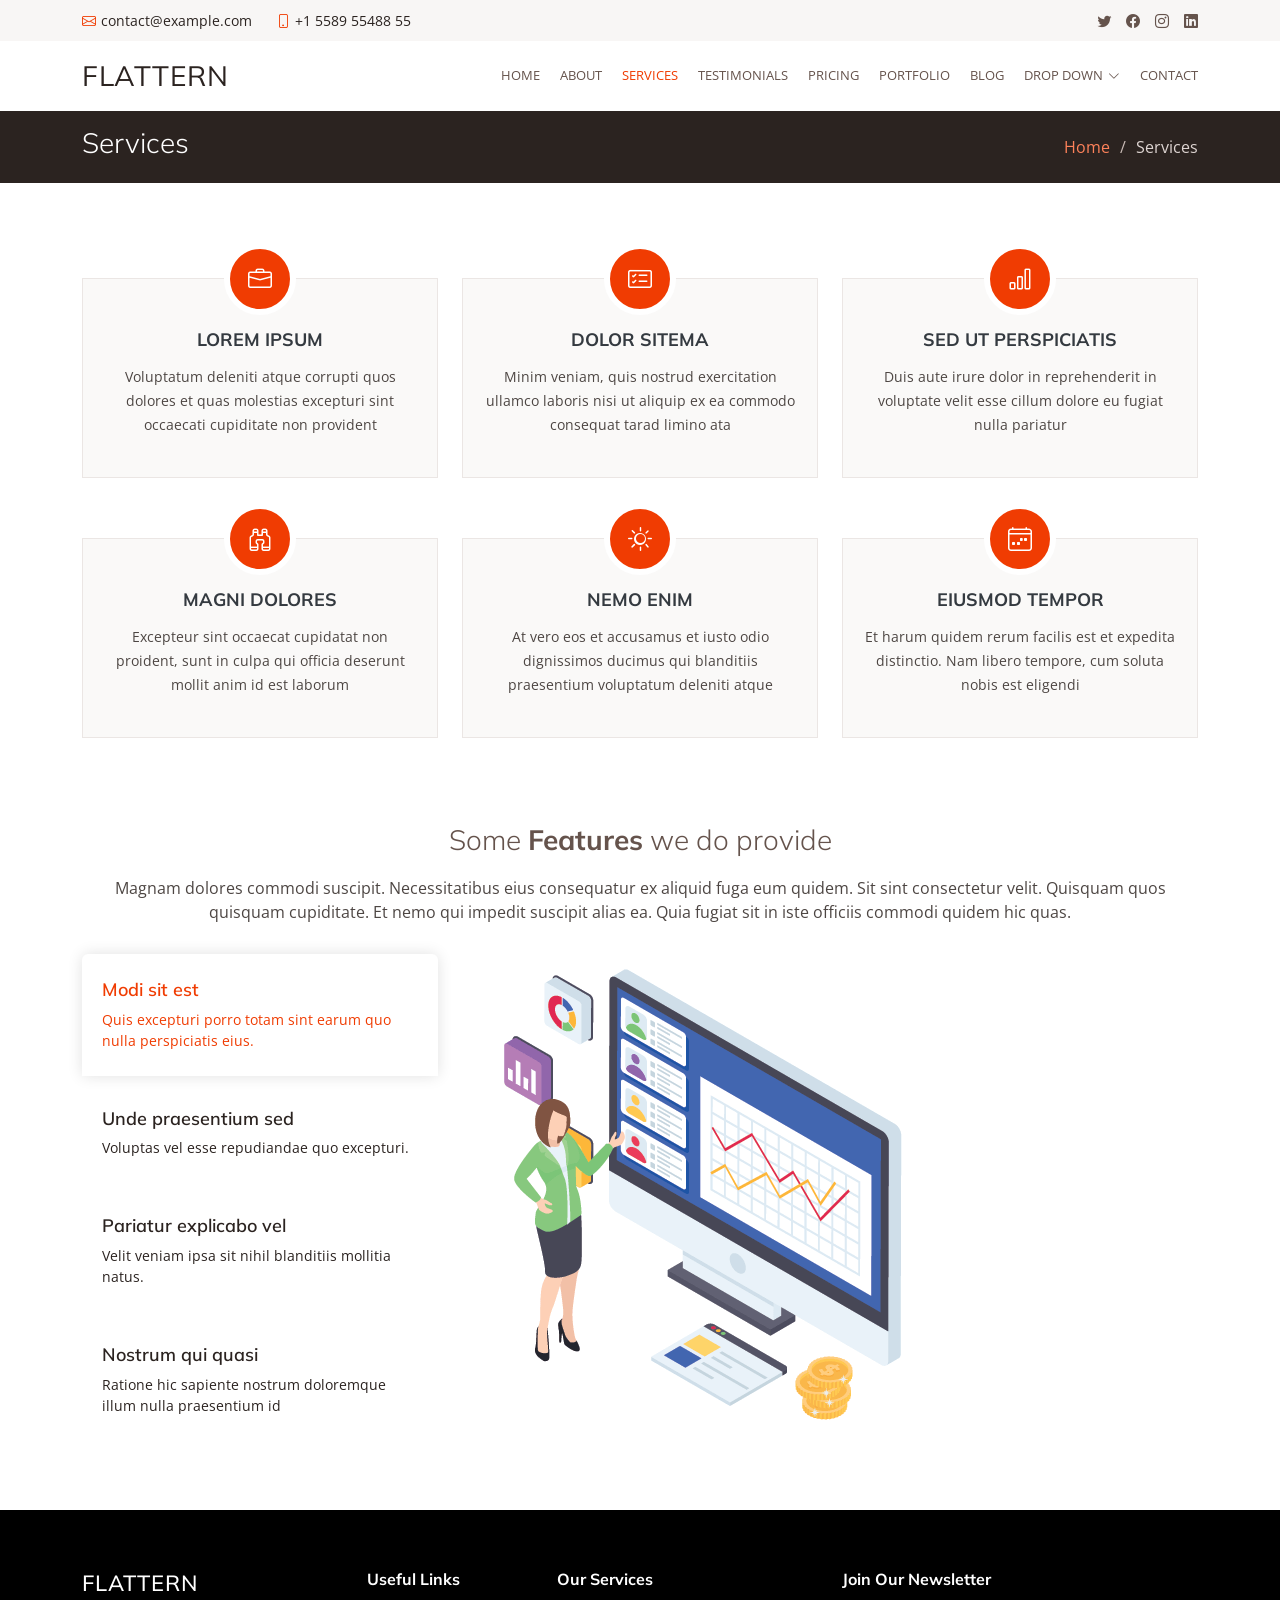
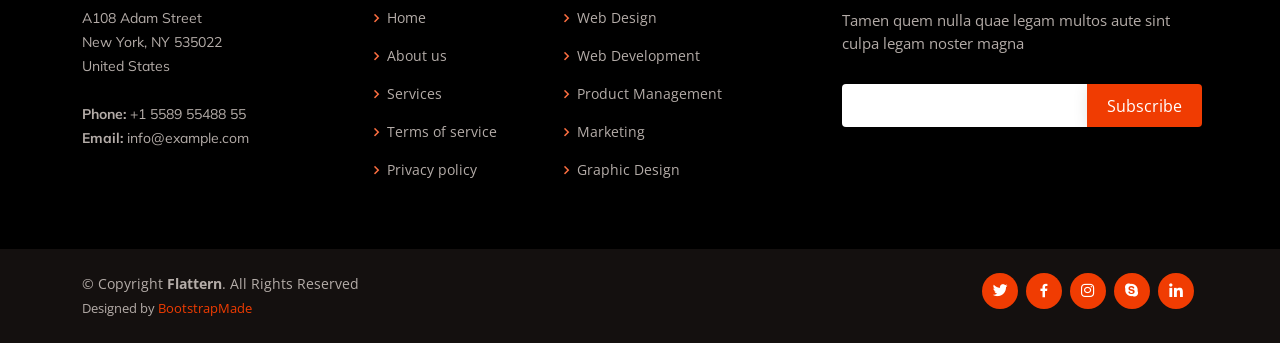
<file: wwwroot/AdminTemplate/services.html>
<!DOCTYPE html>
<html lang="en">

<head>
  <meta charset="utf-8">
  <meta content="width=device-width, initial-scale=1.0" name="viewport">

  <title>Services - Flattern Bootstrap Template</title>
  <meta content="" name="description">
  <meta content="" name="keywords">

  <!-- Favicons -->
  <link href="assets/img/favicon.png" rel="icon">
  <link href="assets/img/apple-touch-icon.png" rel="apple-touch-icon">

  <!-- Google Fonts -->
  <link href="https://fonts.googleapis.com/css?family=Open+Sans:300,300i,400,400i,600,600i,700,700i|Muli:300,300i,400,400i,500,500i,600,600i,700,700i|Poppins:300,300i,400,400i,500,500i,600,600i,700,700i" rel="stylesheet">

  <!-- Vendor CSS Files -->
  <link href="assets/vendor/animate.css/animate.min.css" rel="stylesheet">
  <link href="assets/vendor/aos/aos.css" rel="stylesheet">
  <link href="assets/vendor/bootstrap/css/bootstrap.min.css" rel="stylesheet">
  <link href="assets/vendor/bootstrap-icons/bootstrap-icons.css" rel="stylesheet">
  <link href="assets/vendor/boxicons/css/boxicons.min.css" rel="stylesheet">
  <link href="assets/vendor/glightbox/css/glightbox.min.css" rel="stylesheet">
  <link href="assets/vendor/swiper/swiper-bundle.min.css" rel="stylesheet">

  <!-- Template Main CSS File -->
  <link href="assets/css/style.css" rel="stylesheet">

  <!-- =======================================================
  * Template Name: Flattern
  * Updated: Jan 09 2024 with Bootstrap v5.3.2
  * Template URL: https://bootstrapmade.com/flattern-multipurpose-bootstrap-template/
  * Author: BootstrapMade.com
  * License: https://bootstrapmade.com/license/
  ======================================================== -->
</head>

<body>

  <!-- ======= Top Bar ======= -->
  <section id="topbar" class="d-flex align-items-center">
    <div class="container d-flex justify-content-center justify-content-md-between">
      <div class="contact-info d-flex align-items-center">
        <i class="bi bi-envelope d-flex align-items-center"><a href="mailto:contact@example.com">contact@example.com</a></i>
        <i class="bi bi-phone d-flex align-items-center ms-4"><span>+1 5589 55488 55</span></i>
      </div>
      <div class="social-links d-none d-md-flex align-items-center">
        <a href="#" class="twitter"><i class="bi bi-twitter"></i></a>
        <a href="#" class="facebook"><i class="bi bi-facebook"></i></a>
        <a href="#" class="instagram"><i class="bi bi-instagram"></i></a>
        <a href="#" class="linkedin"><i class="bi bi-linkedin"></i></i></a>
      </div>
    </div>
  </section>

  <!-- ======= Header ======= -->
  <header id="header" class="d-flex align-items-center">
    <div class="container d-flex justify-content-between">

      <div class="logo">
        <h1 class="text-light"><a href="index.html">Flattern</a></h1>
        <!-- Uncomment below if you prefer to use an image logo -->
        <!-- <a href="index.html"><img src="assets/img/logo.png" alt="" class="img-fluid"></a>-->
      </div>

      <nav id="navbar" class="navbar">
        <ul>
          <li><a href="index.html">Home</a></li>
          <li><a href="about.html">About</a></li>
          <li><a class="active" href="services.html">Services</a></li>
          <li><a href="testimonials.html">Testimonials</a></li>
          <li><a href="pricing.html">Pricing</a></li>
          <li><a href="portfolio.html">Portfolio</a></li>
          <li><a href="blog.html">Blog</a></li>
          <li class="dropdown"><a href="#"><span>Drop Down</span> <i class="bi bi-chevron-down"></i></a>
            <ul>
              <li><a href="#">Drop Down 1</a></li>
              <li class="dropdown"><a href="#"><span>Deep Drop Down</span> <i class="bi bi-chevron-right"></i></a>
                <ul>
                  <li><a href="#">Deep Drop Down 1</a></li>
                  <li><a href="#">Deep Drop Down 2</a></li>
                  <li><a href="#">Deep Drop Down 3</a></li>
                  <li><a href="#">Deep Drop Down 4</a></li>
                  <li><a href="#">Deep Drop Down 5</a></li>
                </ul>
              </li>
              <li><a href="#">Drop Down 2</a></li>
              <li><a href="#">Drop Down 3</a></li>
              <li><a href="#">Drop Down 4</a></li>
            </ul>
          </li>
          <li><a href="contact.html">Contact</a></li>
        </ul>
        <i class="bi bi-list mobile-nav-toggle"></i>
      </nav><!-- .navbar -->

    </div>
  </header><!-- End Header -->

  <main id="main">

    <!-- ======= Breadcrumbs ======= -->
    <section id="breadcrumbs" class="breadcrumbs">
      <div class="container">

        <div class="d-flex justify-content-between align-items-center">
          <h2>Services</h2>
          <ol>
            <li><a href="index.html">Home</a></li>
            <li>Services</li>
          </ol>
        </div>

      </div>
    </section><!-- End Breadcrumbs -->

    <!-- ======= Services Section ======= -->
    <section id="services" class="services">
      <div class="container">

        <div class="row">
          <div class="col-lg-4 col-md-6">
            <div class="icon-box" data-aos="fade-up">
              <div class="icon"><i class="bi bi-briefcase"></i></div>
              <h4 class="title"><a href="">Lorem Ipsum</a></h4>
              <p class="description">Voluptatum deleniti atque corrupti quos dolores et quas molestias excepturi sint occaecati cupiditate non provident</p>
            </div>
          </div>
          <div class="col-lg-4 col-md-6">
            <div class="icon-box" data-aos="fade-up" data-aos-delay="100">
              <div class="icon"><i class="bi bi-card-checklist"></i></div>
              <h4 class="title"><a href="">Dolor Sitema</a></h4>
              <p class="description">Minim veniam, quis nostrud exercitation ullamco laboris nisi ut aliquip ex ea commodo consequat tarad limino ata</p>
            </div>
          </div>
          <div class="col-lg-4 col-md-6">
            <div class="icon-box" data-aos="fade-up" data-aos-delay="200">
              <div class="icon"><i class="bi bi-bar-chart"></i></div>
              <h4 class="title"><a href="">Sed ut perspiciatis</a></h4>
              <p class="description">Duis aute irure dolor in reprehenderit in voluptate velit esse cillum dolore eu fugiat nulla pariatur</p>
            </div>
          </div>
          <div class="col-lg-4 col-md-6">
            <div class="icon-box" data-aos="fade-up" data-aos-delay="200">
              <div class="icon"><i class="bi bi-binoculars"></i></div>
              <h4 class="title"><a href="">Magni Dolores</a></h4>
              <p class="description">Excepteur sint occaecat cupidatat non proident, sunt in culpa qui officia deserunt mollit anim id est laborum</p>
            </div>
          </div>
          <div class="col-lg-4 col-md-6">
            <div class="icon-box" data-aos="fade-up" data-aos-delay="300">
              <div class="icon"><i class="bi bi-brightness-high"></i></div>
              <h4 class="title"><a href="">Nemo Enim</a></h4>
              <p class="description">At vero eos et accusamus et iusto odio dignissimos ducimus qui blanditiis praesentium voluptatum deleniti atque</p>
            </div>
          </div>
          <div class="col-lg-4 col-md-6">
            <div class="icon-box" data-aos="fade-up" data-aos-delay="400">
              <div class="icon"><i class="bi bi-calendar4-week"></i></div>
              <h4 class="title"><a href="">Eiusmod Tempor</a></h4>
              <p class="description">Et harum quidem rerum facilis est et expedita distinctio. Nam libero tempore, cum soluta nobis est eligendi</p>
            </div>
          </div>
        </div>

      </div>
    </section><!-- End Services Section -->

    <!-- ======= Features Section ======= -->
    <section id="features" class="features">
      <div class="container">

        <div class="section-title" data-aos="fade-up">
          <h2>Some <strong>Features</strong> we do provide</h2>
          <p>Magnam dolores commodi suscipit. Necessitatibus eius consequatur ex aliquid fuga eum quidem. Sit sint consectetur velit. Quisquam quos quisquam cupiditate. Et nemo qui impedit suscipit alias ea. Quia fugiat sit in iste officiis commodi quidem hic quas.</p>
        </div>

        <div class="row">
          <div class="col-lg-4 mb-5 mb-lg-0" data-aos="fade-right">
            <ul class="nav nav-tabs flex-column">
              <li class="nav-item">
                <a class="nav-link active show" data-bs-toggle="tab" href="#tab-1">
                  <h4>Modi sit est</h4>
                  <p>Quis excepturi porro totam sint earum quo nulla perspiciatis eius.</p>
                </a>
              </li>
              <li class="nav-item mt-2">
                <a class="nav-link" data-bs-toggle="tab" href="#tab-2">
                  <h4>Unde praesentium sed</h4>
                  <p>Voluptas vel esse repudiandae quo excepturi.</p>
                </a>
              </li>
              <li class="nav-item mt-2">
                <a class="nav-link" data-bs-toggle="tab" href="#tab-3">
                  <h4>Pariatur explicabo vel</h4>
                  <p>Velit veniam ipsa sit nihil blanditiis mollitia natus.</p>
                </a>
              </li>
              <li class="nav-item mt-2">
                <a class="nav-link" data-bs-toggle="tab" href="#tab-4">
                  <h4>Nostrum qui quasi</h4>
                  <p>Ratione hic sapiente nostrum doloremque illum nulla praesentium id</p>
                </a>
              </li>
            </ul>
          </div>
          <div class="col-lg-7 ml-auto" data-aos="fade-left" data-aos-delay="100">
            <div class="tab-content">
              <div class="tab-pane active show" id="tab-1">
                <figure>
                  <img src="assets/img/features-1.png" alt="" class="img-fluid">
                </figure>
              </div>
              <div class="tab-pane" id="tab-2">
                <figure>
                  <img src="assets/img/features-2.png" alt="" class="img-fluid">
                </figure>
              </div>
              <div class="tab-pane" id="tab-3">
                <figure>
                  <img src="assets/img/features-3.png" alt="" class="img-fluid">
                </figure>
              </div>
              <div class="tab-pane" id="tab-4">
                <figure>
                  <img src="assets/img/features-4.png" alt="" class="img-fluid">
                </figure>
              </div>
            </div>
          </div>
        </div>

      </div>
    </section><!-- End Features Section -->

  </main><!-- End #main -->

  <!-- ======= Footer ======= -->
  <footer id="footer">

    <div class="footer-top">
      <div class="container">
        <div class="row">

          <div class="col-lg-3 col-md-6 footer-contact">
            <h3>Flattern</h3>
            <p>
              A108 Adam Street <br>
              New York, NY 535022<br>
              United States <br><br>
              <strong>Phone:</strong> +1 5589 55488 55<br>
              <strong>Email:</strong> info@example.com<br>
            </p>
          </div>

          <div class="col-lg-2 col-md-6 footer-links">
            <h4>Useful Links</h4>
            <ul>
              <li><i class="bx bx-chevron-right"></i> <a href="#">Home</a></li>
              <li><i class="bx bx-chevron-right"></i> <a href="#">About us</a></li>
              <li><i class="bx bx-chevron-right"></i> <a href="#">Services</a></li>
              <li><i class="bx bx-chevron-right"></i> <a href="#">Terms of service</a></li>
              <li><i class="bx bx-chevron-right"></i> <a href="#">Privacy policy</a></li>
            </ul>
          </div>

          <div class="col-lg-3 col-md-6 footer-links">
            <h4>Our Services</h4>
            <ul>
              <li><i class="bx bx-chevron-right"></i> <a href="#">Web Design</a></li>
              <li><i class="bx bx-chevron-right"></i> <a href="#">Web Development</a></li>
              <li><i class="bx bx-chevron-right"></i> <a href="#">Product Management</a></li>
              <li><i class="bx bx-chevron-right"></i> <a href="#">Marketing</a></li>
              <li><i class="bx bx-chevron-right"></i> <a href="#">Graphic Design</a></li>
            </ul>
          </div>

          <div class="col-lg-4 col-md-6 footer-newsletter">
            <h4>Join Our Newsletter</h4>
            <p>Tamen quem nulla quae legam multos aute sint culpa legam noster magna</p>
            <form action="" method="post">
              <input type="email" name="email"><input type="submit" value="Subscribe">
            </form>
          </div>

        </div>
      </div>
    </div>

    <div class="container d-md-flex py-4">

      <div class="me-md-auto text-center text-md-start">
        <div class="copyright">
          &copy; Copyright <strong><span>Flattern</span></strong>. All Rights Reserved
        </div>
        <div class="credits">
          <!-- All the links in the footer should remain intact. -->
          <!-- You can delete the links only if you purchased the pro version. -->
          <!-- Licensing information: https://bootstrapmade.com/license/ -->
          <!-- Purchase the pro version with working PHP/AJAX contact form: https://bootstrapmade.com/flattern-multipurpose-bootstrap-template/ -->
          Designed by <a href="https://bootstrapmade.com/">BootstrapMade</a>
        </div>
      </div>
      <div class="social-links text-center text-md-right pt-3 pt-md-0">
        <a href="#" class="twitter"><i class="bx bxl-twitter"></i></a>
        <a href="#" class="facebook"><i class="bx bxl-facebook"></i></a>
        <a href="#" class="instagram"><i class="bx bxl-instagram"></i></a>
        <a href="#" class="google-plus"><i class="bx bxl-skype"></i></a>
        <a href="#" class="linkedin"><i class="bx bxl-linkedin"></i></a>
      </div>
    </div>
  </footer><!-- End Footer -->

  <a href="#" class="back-to-top d-flex align-items-center justify-content-center"><i class="bi bi-arrow-up-short"></i></a>

  <!-- Vendor JS Files -->
  <script src="assets/vendor/aos/aos.js"></script>
  <script src="assets/vendor/bootstrap/js/bootstrap.bundle.min.js"></script>
  <script src="assets/vendor/glightbox/js/glightbox.min.js"></script>
  <script src="assets/vendor/isotope-layout/isotope.pkgd.min.js"></script>
  <script src="assets/vendor/swiper/swiper-bundle.min.js"></script>
  <script src="assets/vendor/waypoints/noframework.waypoints.js"></script>
  <script src="assets/vendor/php-email-form/validate.js"></script>

  <!-- Template Main JS File -->
  <script src="assets/js/main.js"></script>

</body>

</html>
</file>
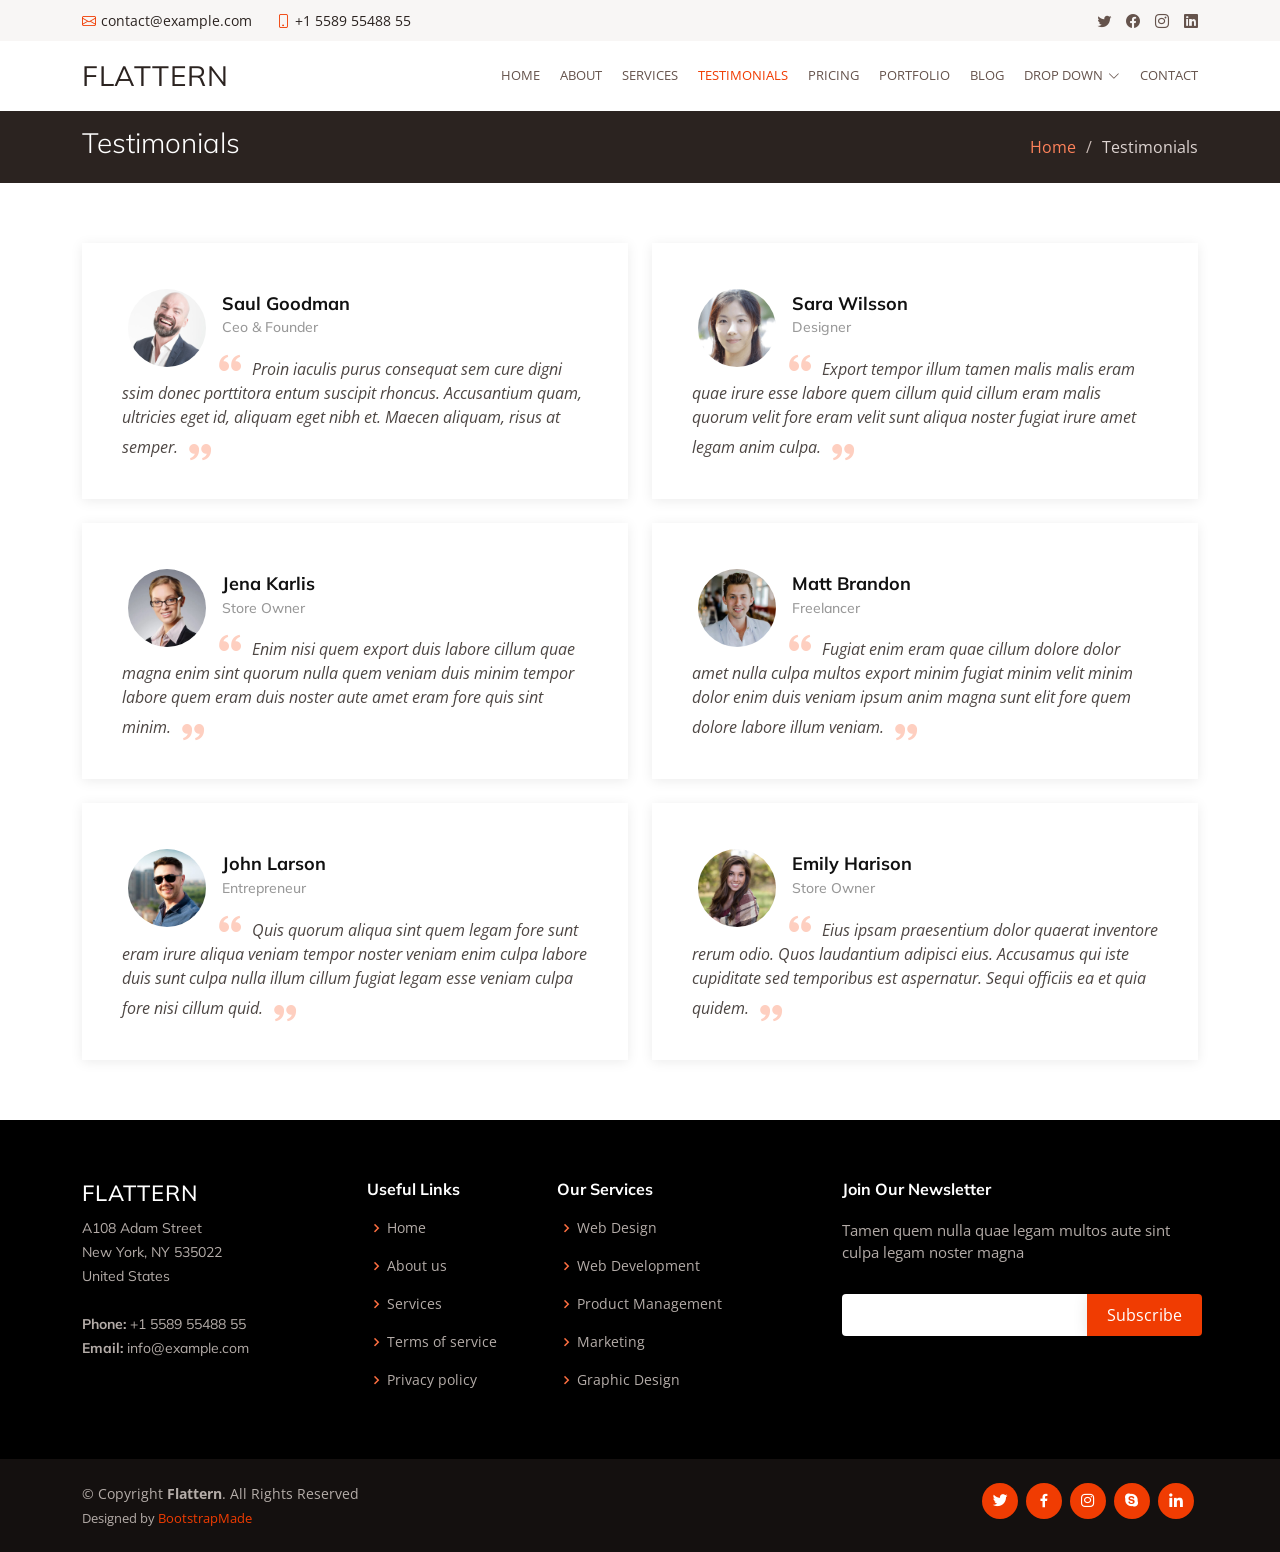
<file: wwwroot/AdminTemplate/testimonials.html>
<!DOCTYPE html>
<html lang="en">

<head>
  <meta charset="utf-8">
  <meta content="width=device-width, initial-scale=1.0" name="viewport">

  <title>Testimonials - Flattern Bootstrap Template</title>
  <meta content="" name="description">
  <meta content="" name="keywords">

  <!-- Favicons -->
  <link href="assets/img/favicon.png" rel="icon">
  <link href="assets/img/apple-touch-icon.png" rel="apple-touch-icon">

  <!-- Google Fonts -->
  <link href="https://fonts.googleapis.com/css?family=Open+Sans:300,300i,400,400i,600,600i,700,700i|Muli:300,300i,400,400i,500,500i,600,600i,700,700i|Poppins:300,300i,400,400i,500,500i,600,600i,700,700i" rel="stylesheet">

  <!-- Vendor CSS Files -->
  <link href="assets/vendor/animate.css/animate.min.css" rel="stylesheet">
  <link href="assets/vendor/aos/aos.css" rel="stylesheet">
  <link href="assets/vendor/bootstrap/css/bootstrap.min.css" rel="stylesheet">
  <link href="assets/vendor/bootstrap-icons/bootstrap-icons.css" rel="stylesheet">
  <link href="assets/vendor/boxicons/css/boxicons.min.css" rel="stylesheet">
  <link href="assets/vendor/glightbox/css/glightbox.min.css" rel="stylesheet">
  <link href="assets/vendor/swiper/swiper-bundle.min.css" rel="stylesheet">

  <!-- Template Main CSS File -->
  <link href="assets/css/style.css" rel="stylesheet">

  <!-- =======================================================
  * Template Name: Flattern
  * Updated: Jan 09 2024 with Bootstrap v5.3.2
  * Template URL: https://bootstrapmade.com/flattern-multipurpose-bootstrap-template/
  * Author: BootstrapMade.com
  * License: https://bootstrapmade.com/license/
  ======================================================== -->
</head>

<body>

  <!-- ======= Top Bar ======= -->
  <section id="topbar" class="d-flex align-items-center">
    <div class="container d-flex justify-content-center justify-content-md-between">
      <div class="contact-info d-flex align-items-center">
        <i class="bi bi-envelope d-flex align-items-center"><a href="mailto:contact@example.com">contact@example.com</a></i>
        <i class="bi bi-phone d-flex align-items-center ms-4"><span>+1 5589 55488 55</span></i>
      </div>
      <div class="social-links d-none d-md-flex align-items-center">
        <a href="#" class="twitter"><i class="bi bi-twitter"></i></a>
        <a href="#" class="facebook"><i class="bi bi-facebook"></i></a>
        <a href="#" class="instagram"><i class="bi bi-instagram"></i></a>
        <a href="#" class="linkedin"><i class="bi bi-linkedin"></i></i></a>
      </div>
    </div>
  </section>

  <!-- ======= Header ======= -->
  <header id="header" class="d-flex align-items-center">
    <div class="container d-flex justify-content-between">

      <div class="logo">
        <h1 class="text-light"><a href="index.html">Flattern</a></h1>
        <!-- Uncomment below if you prefer to use an image logo -->
        <!-- <a href="index.html"><img src="assets/img/logo.png" alt="" class="img-fluid"></a>-->
      </div>

      <nav id="navbar" class="navbar">
        <ul>
          <li><a href="index.html">Home</a></li>
          <li><a href="about.html">About</a></li>
          <li><a href="services.html">Services</a></li>
          <li><a class="active" href="testimonials.html">Testimonials</a></li>
          <li><a href="pricing.html">Pricing</a></li>
          <li><a href="portfolio.html">Portfolio</a></li>
          <li><a href="blog.html">Blog</a></li>
          <li class="dropdown"><a href="#"><span>Drop Down</span> <i class="bi bi-chevron-down"></i></a>
            <ul>
              <li><a href="#">Drop Down 1</a></li>
              <li class="dropdown"><a href="#"><span>Deep Drop Down</span> <i class="bi bi-chevron-right"></i></a>
                <ul>
                  <li><a href="#">Deep Drop Down 1</a></li>
                  <li><a href="#">Deep Drop Down 2</a></li>
                  <li><a href="#">Deep Drop Down 3</a></li>
                  <li><a href="#">Deep Drop Down 4</a></li>
                  <li><a href="#">Deep Drop Down 5</a></li>
                </ul>
              </li>
              <li><a href="#">Drop Down 2</a></li>
              <li><a href="#">Drop Down 3</a></li>
              <li><a href="#">Drop Down 4</a></li>
            </ul>
          </li>
          <li><a href="contact.html">Contact</a></li>
        </ul>
        <i class="bi bi-list mobile-nav-toggle"></i>
      </nav><!-- .navbar -->

    </div>
  </header><!-- End Header -->

  <main id="main">

    <!-- ======= Breadcrumbs ======= -->
    <section id="breadcrumbs" class="breadcrumbs">
      <div class="container">

        <div class="d-flex justify-content-between align-items-center">
          <h2>Testimonials</h2>
          <ol>
            <li><a href="index.html">Home</a></li>
            <li>Testimonials</li>
          </ol>
        </div>

      </div>
    </section><!-- End Breadcrumbs -->

    <!-- ======= Testimonials Section ======= -->
    <section id="testimonials" class="testimonials">
      <div class="container">

        <div class="row">

          <div class="col-lg-6" data-aos="fade-up">
            <div class="testimonial-item">
              <img src="assets/img/testimonials/testimonials-1.jpg" class="testimonial-img" alt="">
              <h3>Saul Goodman</h3>
              <h4>Ceo &amp; Founder</h4>
              <p>
                <i class="bx bxs-quote-alt-left quote-icon-left"></i>
                Proin iaculis purus consequat sem cure digni ssim donec porttitora entum suscipit rhoncus. Accusantium quam, ultricies eget id, aliquam eget nibh et. Maecen aliquam, risus at semper.
                <i class="bx bxs-quote-alt-right quote-icon-right"></i>
              </p>
            </div>
          </div>

          <div class="col-lg-6" data-aos="fade-up" data-aos-delay="100">
            <div class="testimonial-item mt-4 mt-lg-0">
              <img src="assets/img/testimonials/testimonials-2.jpg" class="testimonial-img" alt="">
              <h3>Sara Wilsson</h3>
              <h4>Designer</h4>
              <p>
                <i class="bx bxs-quote-alt-left quote-icon-left"></i>
                Export tempor illum tamen malis malis eram quae irure esse labore quem cillum quid cillum eram malis quorum velit fore eram velit sunt aliqua noster fugiat irure amet legam anim culpa.
                <i class="bx bxs-quote-alt-right quote-icon-right"></i>
              </p>
            </div>
          </div>

          <div class="col-lg-6" data-aos="fade-up" data-aos-delay="200">
            <div class="testimonial-item mt-4">
              <img src="assets/img/testimonials/testimonials-3.jpg" class="testimonial-img" alt="">
              <h3>Jena Karlis</h3>
              <h4>Store Owner</h4>
              <p>
                <i class="bx bxs-quote-alt-left quote-icon-left"></i>
                Enim nisi quem export duis labore cillum quae magna enim sint quorum nulla quem veniam duis minim tempor labore quem eram duis noster aute amet eram fore quis sint minim.
                <i class="bx bxs-quote-alt-right quote-icon-right"></i>
              </p>
            </div>
          </div>

          <div class="col-lg-6" data-aos="fade-up" data-aos-delay="300">
            <div class="testimonial-item mt-4">
              <img src="assets/img/testimonials/testimonials-4.jpg" class="testimonial-img" alt="">
              <h3>Matt Brandon</h3>
              <h4>Freelancer</h4>
              <p>
                <i class="bx bxs-quote-alt-left quote-icon-left"></i>
                Fugiat enim eram quae cillum dolore dolor amet nulla culpa multos export minim fugiat minim velit minim dolor enim duis veniam ipsum anim magna sunt elit fore quem dolore labore illum veniam.
                <i class="bx bxs-quote-alt-right quote-icon-right"></i>
              </p>
            </div>
          </div>

          <div class="col-lg-6" data-aos="fade-up" data-aos-delay="400">
            <div class="testimonial-item mt-4">
              <img src="assets/img/testimonials/testimonials-5.jpg" class="testimonial-img" alt="">
              <h3>John Larson</h3>
              <h4>Entrepreneur</h4>
              <p>
                <i class="bx bxs-quote-alt-left quote-icon-left"></i>
                Quis quorum aliqua sint quem legam fore sunt eram irure aliqua veniam tempor noster veniam enim culpa labore duis sunt culpa nulla illum cillum fugiat legam esse veniam culpa fore nisi cillum quid.
                <i class="bx bxs-quote-alt-right quote-icon-right"></i>
              </p>
            </div>
          </div>

          <div class="col-lg-6" data-aos="fade-up" data-aos-delay="500">
            <div class="testimonial-item mt-4">
              <img src="assets/img/testimonials/testimonials-6.jpg" class="testimonial-img" alt="">
              <h3>Emily Harison</h3>
              <h4>Store Owner</h4>
              <p>
                <i class="bx bxs-quote-alt-left quote-icon-left"></i>
                Eius ipsam praesentium dolor quaerat inventore rerum odio. Quos laudantium adipisci eius. Accusamus qui iste cupiditate sed temporibus est aspernatur. Sequi officiis ea et quia quidem.
                <i class="bx bxs-quote-alt-right quote-icon-right"></i>
              </p>
            </div>
          </div>

        </div>

      </div>
    </section><!-- End Testimonials Section -->

  </main><!-- End #main -->

  <!-- ======= Footer ======= -->
  <footer id="footer">

    <div class="footer-top">
      <div class="container">
        <div class="row">

          <div class="col-lg-3 col-md-6 footer-contact">
            <h3>Flattern</h3>
            <p>
              A108 Adam Street <br>
              New York, NY 535022<br>
              United States <br><br>
              <strong>Phone:</strong> +1 5589 55488 55<br>
              <strong>Email:</strong> info@example.com<br>
            </p>
          </div>

          <div class="col-lg-2 col-md-6 footer-links">
            <h4>Useful Links</h4>
            <ul>
              <li><i class="bx bx-chevron-right"></i> <a href="#">Home</a></li>
              <li><i class="bx bx-chevron-right"></i> <a href="#">About us</a></li>
              <li><i class="bx bx-chevron-right"></i> <a href="#">Services</a></li>
              <li><i class="bx bx-chevron-right"></i> <a href="#">Terms of service</a></li>
              <li><i class="bx bx-chevron-right"></i> <a href="#">Privacy policy</a></li>
            </ul>
          </div>

          <div class="col-lg-3 col-md-6 footer-links">
            <h4>Our Services</h4>
            <ul>
              <li><i class="bx bx-chevron-right"></i> <a href="#">Web Design</a></li>
              <li><i class="bx bx-chevron-right"></i> <a href="#">Web Development</a></li>
              <li><i class="bx bx-chevron-right"></i> <a href="#">Product Management</a></li>
              <li><i class="bx bx-chevron-right"></i> <a href="#">Marketing</a></li>
              <li><i class="bx bx-chevron-right"></i> <a href="#">Graphic Design</a></li>
            </ul>
          </div>

          <div class="col-lg-4 col-md-6 footer-newsletter">
            <h4>Join Our Newsletter</h4>
            <p>Tamen quem nulla quae legam multos aute sint culpa legam noster magna</p>
            <form action="" method="post">
              <input type="email" name="email"><input type="submit" value="Subscribe">
            </form>
          </div>

        </div>
      </div>
    </div>

    <div class="container d-md-flex py-4">

      <div class="me-md-auto text-center text-md-start">
        <div class="copyright">
          &copy; Copyright <strong><span>Flattern</span></strong>. All Rights Reserved
        </div>
        <div class="credits">
          <!-- All the links in the footer should remain intact. -->
          <!-- You can delete the links only if you purchased the pro version. -->
          <!-- Licensing information: https://bootstrapmade.com/license/ -->
          <!-- Purchase the pro version with working PHP/AJAX contact form: https://bootstrapmade.com/flattern-multipurpose-bootstrap-template/ -->
          Designed by <a href="https://bootstrapmade.com/">BootstrapMade</a>
        </div>
      </div>
      <div class="social-links text-center text-md-right pt-3 pt-md-0">
        <a href="#" class="twitter"><i class="bx bxl-twitter"></i></a>
        <a href="#" class="facebook"><i class="bx bxl-facebook"></i></a>
        <a href="#" class="instagram"><i class="bx bxl-instagram"></i></a>
        <a href="#" class="google-plus"><i class="bx bxl-skype"></i></a>
        <a href="#" class="linkedin"><i class="bx bxl-linkedin"></i></a>
      </div>
    </div>
  </footer><!-- End Footer -->

  <a href="#" class="back-to-top d-flex align-items-center justify-content-center"><i class="bi bi-arrow-up-short"></i></a>

  <!-- Vendor JS Files -->
  <script src="assets/vendor/aos/aos.js"></script>
  <script src="assets/vendor/bootstrap/js/bootstrap.bundle.min.js"></script>
  <script src="assets/vendor/glightbox/js/glightbox.min.js"></script>
  <script src="assets/vendor/isotope-layout/isotope.pkgd.min.js"></script>
  <script src="assets/vendor/swiper/swiper-bundle.min.js"></script>
  <script src="assets/vendor/waypoints/noframework.waypoints.js"></script>
  <script src="assets/vendor/php-email-form/validate.js"></script>

  <!-- Template Main JS File -->
  <script src="assets/js/main.js"></script>

</body>

</html>
</file>
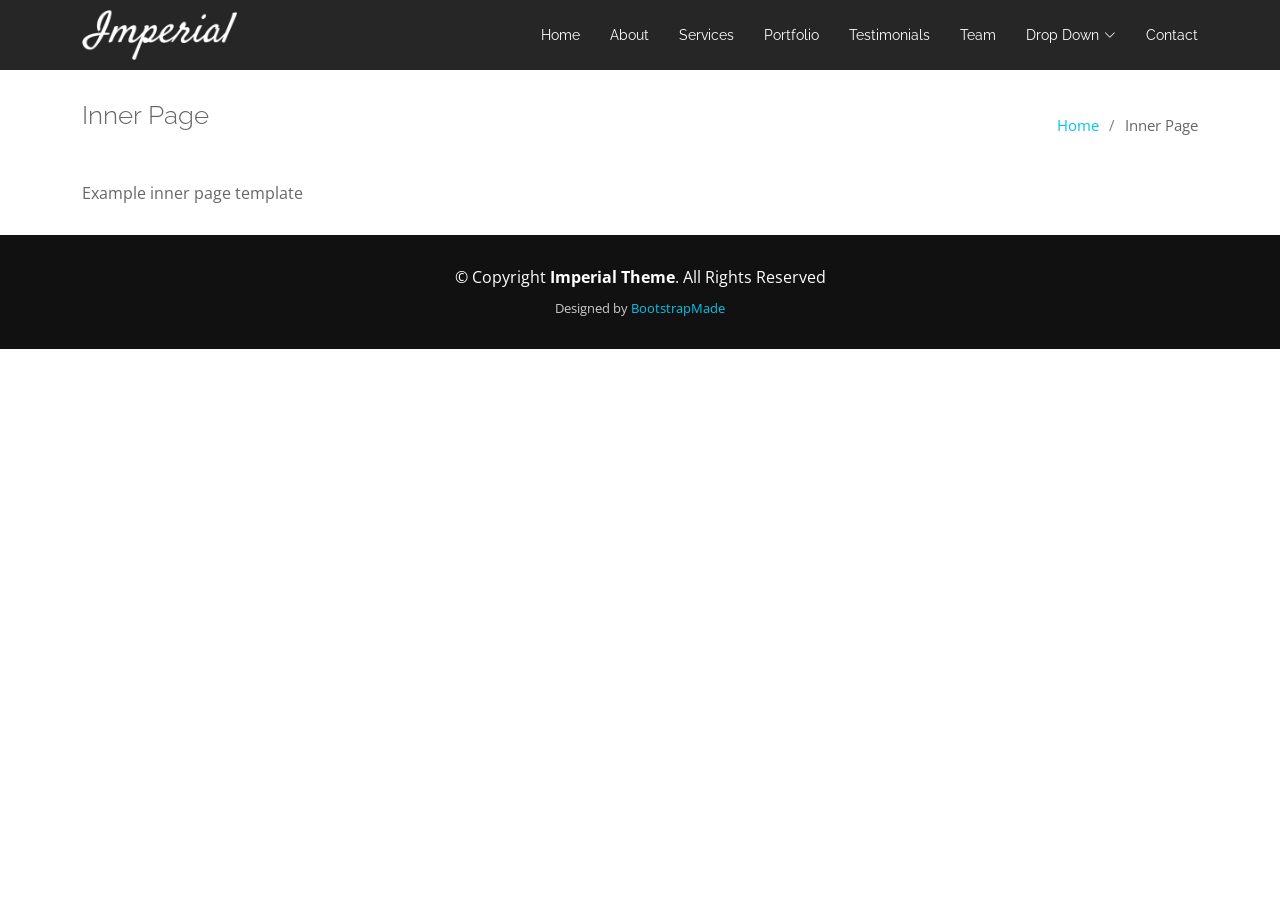
<file: wwwroot/UserTemplate/inner-page.html>
<!DOCTYPE html>
<html lang="en">

<head>
  <meta charset="utf-8">
  <meta content="width=device-width, initial-scale=1.0" name="viewport">

  <title>Inner Page - Imperial Bootstrap Template</title>
  <meta content="" name="description">
  <meta content="" name="keywords">

  <!-- Facebook Opengraph integration: https://developers.facebook.com/docs/sharing/opengraph -->
  <meta property="og:title" content="">
  <meta property="og:image" content="">
  <meta property="og:url" content="">
  <meta property="og:site_name" content="">
  <meta property="og:description" content="">

  <!-- Twitter Cards integration: https://dev.twitter.com/cards/  -->
  <meta name="twitter:card" content="summary">
  <meta name="twitter:site" content="">
  <meta name="twitter:title" content="">
  <meta name="twitter:description" content="">
  <meta name="twitter:image" content="">

  <!-- Favicons -->
  <link href="assets/img/favicon.png" rel="icon">
  <link href="assets/img/apple-touch-icon.png" rel="apple-touch-icon">

  <!-- Google Fonts -->
  <link href="https://fonts.googleapis.com/css?family=Open+Sans:300,300i,400,400i,700,700i|Raleway:300,400,500,700,800" rel="stylesheet">

  <!-- Vendor CSS Files -->
  <link href="assets/vendor/aos/aos.css" rel="stylesheet">
  <link href="assets/vendor/bootstrap/css/bootstrap.min.css" rel="stylesheet">
  <link href="assets/vendor/bootstrap-icons/bootstrap-icons.css" rel="stylesheet">
  <link href="assets/vendor/glightbox/css/glightbox.min.css" rel="stylesheet">
  <link href="assets/vendor/swiper/swiper-bundle.min.css" rel="stylesheet">

  <!-- Template Main CSS File -->
  <link href="assets/css/style.css" rel="stylesheet">

  <!-- =======================================================
  * Template Name: Imperial
  * Updated: Jan 09 2024 with Bootstrap v5.3.2
  * Template URL: https://bootstrapmade.com/imperial-free-onepage-bootstrap-theme/
  * Author: BootstrapMade.com
  * License: https://bootstrapmade.com/license/
  ======================================================== -->
</head>

<body>

  <!-- ======= Header ======= -->
  <header id="header" class="d-flex align-items-center">
    <div class="container d-flex align-items-center justify-content-between">

      <a href="index.html" class="logo mr-auto"><img src="assets/img/logo.png" alt=""></a>
      <!-- Uncomment below if you prefer to use a text logo -->
      <!-- <h1 class="logo mr-auto"><a href="index.html">Imperial</a></h1> -->

      <nav id="navbar" class="navbar">
        <ul>
          <li><a class="nav-link scrollto " href="#hero">Home</a></li>
          <li><a class="nav-link scrollto" href="#about">About</a></li>
          <li><a class="nav-link scrollto" href="#services">Services</a></li>
          <li><a class="nav-link scrollto " href="#portfolio">Portfolio</a></li>
          <li><a class="nav-link scrollto" href="#testimonials">Testimonials</a></li>
          <li><a class="nav-link scrollto" href="#team">Team</a></li>
          <li class="dropdown"><a href="#"><span>Drop Down</span> <i class="bi bi-chevron-down"></i></a>
            <ul>
              <li><a href="#">Drop Down 1</a></li>
              <li class="dropdown"><a href="#"><span>Deep Drop Down</span> <i class="bi bi-chevron-right"></i></a>
                <ul>
                  <li><a href="#">Deep Drop Down 1</a></li>
                  <li><a href="#">Deep Drop Down 2</a></li>
                  <li><a href="#">Deep Drop Down 3</a></li>
                  <li><a href="#">Deep Drop Down 4</a></li>
                  <li><a href="#">Deep Drop Down 5</a></li>
                </ul>
              </li>
              <li><a href="#">Drop Down 2</a></li>
              <li><a href="#">Drop Down 3</a></li>
              <li><a href="#">Drop Down 4</a></li>
            </ul>
          </li>
          <li><a class="nav-link scrollto" href="#contact">Contact</a></li>
        </ul>
        <i class="bi bi-list mobile-nav-toggle"></i>
      </nav><!-- .navbar -->

    </div>
  </header><!-- End Header -->

  <main id="main">

    <!-- ======= Breadcrumbs ======= -->
    <section class="breadcrumbs">
      <div class="container">

        <div class="d-flex justify-content-between align-items-center">
          <h2>Inner Page</h2>
          <ol>
            <li><a href="index.html">Home</a></li>
            <li>Inner Page</li>
          </ol>
        </div>

      </div>
    </section><!-- End Breadcrumbs -->

    <section class="inner-page">
      <div class="container">
        <p>
          Example inner page template
        </p>
      </div>
    </section>

  </main><!-- End #main -->

  <!-- ======= Footer ======= -->
  <footer id="footer">
    <div class="container">
      <div class="row">
        <div class="col-md-12">
          <div class="copyright">
            &copy; Copyright <strong>Imperial Theme</strong>. All Rights Reserved
          </div>
          <div class="credits">
            <!--
            All the links in the footer should remain intact.
            You can delete the links only if you purchased the pro version.
            Licensing information: https://bootstrapmade.com/license/
            Purchase the pro version with working PHP/AJAX contact form: https://bootstrapmade.com/buy/?theme=Imperial
          -->
            Designed by <a href="https://bootstrapmade.com/">BootstrapMade</a>
          </div>
        </div>
      </div>
    </div>
  </footer><!-- End Footer -->

  <div id="preloader"></div>
  <a href="#" class="back-to-top d-flex align-items-center justify-content-center"><i class="bi bi-arrow-up-short"></i></a>

  <!-- Vendor JS Files -->
  <script src="assets/vendor/aos/aos.js"></script>
  <script src="assets/vendor/bootstrap/js/bootstrap.bundle.min.js"></script>
  <script src="assets/vendor/glightbox/js/glightbox.min.js"></script>
  <script src="assets/vendor/isotope-layout/isotope.pkgd.min.js"></script>
  <script src="assets/vendor/swiper/swiper-bundle.min.js"></script>
  <script src="assets/vendor/typed.js/typed.umd.js"></script>
  <script src="assets/vendor/php-email-form/validate.js"></script>

  <!-- Template Main JS File -->
  <script src="assets/js/main.js"></script>

</body>

</html>
</file>
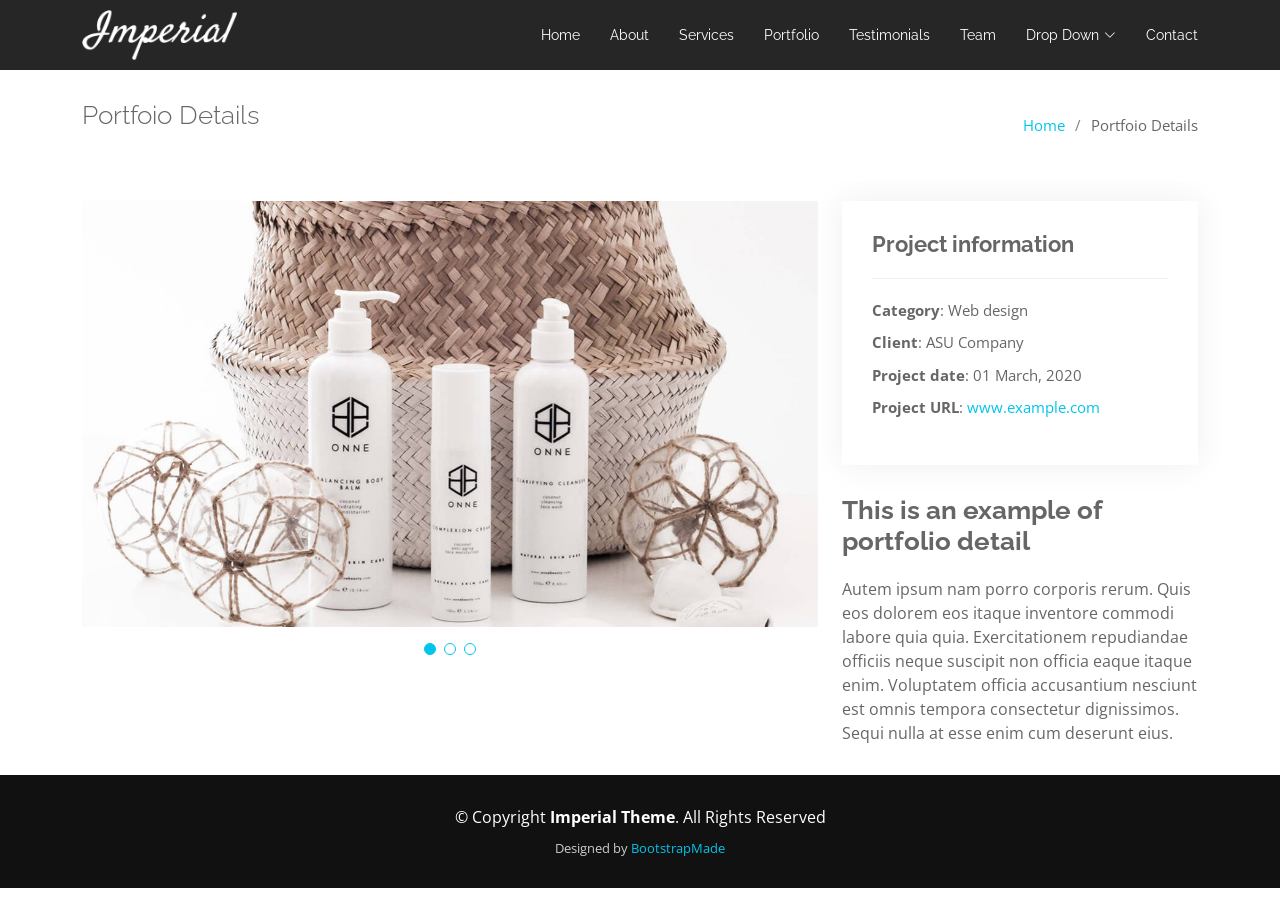
<file: wwwroot/UserTemplate/portfolio-details.html>
<!DOCTYPE html>
<html lang="en">

<head>
  <meta charset="utf-8">
  <meta content="width=device-width, initial-scale=1.0" name="viewport">

  <title>Portfolio Details - Imperial Bootstrap Template</title>
  <meta content="" name="description">
  <meta content="" name="keywords">

  <!-- Facebook Opengraph integration: https://developers.facebook.com/docs/sharing/opengraph -->
  <meta property="og:title" content="">
  <meta property="og:image" content="">
  <meta property="og:url" content="">
  <meta property="og:site_name" content="">
  <meta property="og:description" content="">

  <!-- Twitter Cards integration: https://dev.twitter.com/cards/  -->
  <meta name="twitter:card" content="summary">
  <meta name="twitter:site" content="">
  <meta name="twitter:title" content="">
  <meta name="twitter:description" content="">
  <meta name="twitter:image" content="">

  <!-- Favicons -->
  <link href="assets/img/favicon.png" rel="icon">
  <link href="assets/img/apple-touch-icon.png" rel="apple-touch-icon">

  <!-- Google Fonts -->
  <link href="https://fonts.googleapis.com/css?family=Open+Sans:300,300i,400,400i,700,700i|Raleway:300,400,500,700,800" rel="stylesheet">

  <!-- Vendor CSS Files -->
  <link href="assets/vendor/aos/aos.css" rel="stylesheet">
  <link href="assets/vendor/bootstrap/css/bootstrap.min.css" rel="stylesheet">
  <link href="assets/vendor/bootstrap-icons/bootstrap-icons.css" rel="stylesheet">
  <link href="assets/vendor/glightbox/css/glightbox.min.css" rel="stylesheet">
  <link href="assets/vendor/swiper/swiper-bundle.min.css" rel="stylesheet">

  <!-- Template Main CSS File -->
  <link href="assets/css/style.css" rel="stylesheet">

  <!-- =======================================================
  * Template Name: Imperial
  * Updated: Jan 09 2024 with Bootstrap v5.3.2
  * Template URL: https://bootstrapmade.com/imperial-free-onepage-bootstrap-theme/
  * Author: BootstrapMade.com
  * License: https://bootstrapmade.com/license/
  ======================================================== -->
</head>

<body>

  <!-- ======= Header ======= -->
  <header id="header" class="d-flex align-items-center">
    <div class="container d-flex align-items-center justify-content-between">

      <a href="index.html" class="logo mr-auto"><img src="assets/img/logo.png" alt=""></a>
      <!-- Uncomment below if you prefer to use a text logo -->
      <!-- <h1 class="logo mr-auto"><a href="index.html">Imperial</a></h1> -->

      <nav id="navbar" class="navbar">
        <ul>
          <li><a class="nav-link scrollto " href="#hero">Home</a></li>
          <li><a class="nav-link scrollto" href="#about">About</a></li>
          <li><a class="nav-link scrollto" href="#services">Services</a></li>
          <li><a class="nav-link scrollto " href="#portfolio">Portfolio</a></li>
          <li><a class="nav-link scrollto" href="#testimonials">Testimonials</a></li>
          <li><a class="nav-link scrollto" href="#team">Team</a></li>
          <li class="dropdown"><a href="#"><span>Drop Down</span> <i class="bi bi-chevron-down"></i></a>
            <ul>
              <li><a href="#">Drop Down 1</a></li>
              <li class="dropdown"><a href="#"><span>Deep Drop Down</span> <i class="bi bi-chevron-right"></i></a>
                <ul>
                  <li><a href="#">Deep Drop Down 1</a></li>
                  <li><a href="#">Deep Drop Down 2</a></li>
                  <li><a href="#">Deep Drop Down 3</a></li>
                  <li><a href="#">Deep Drop Down 4</a></li>
                  <li><a href="#">Deep Drop Down 5</a></li>
                </ul>
              </li>
              <li><a href="#">Drop Down 2</a></li>
              <li><a href="#">Drop Down 3</a></li>
              <li><a href="#">Drop Down 4</a></li>
            </ul>
          </li>
          <li><a class="nav-link scrollto" href="#contact">Contact</a></li>
        </ul>
        <i class="bi bi-list mobile-nav-toggle"></i>
      </nav><!-- .navbar -->

    </div>
  </header><!-- End Header -->

  <main id="main">

    <!-- ======= Breadcrumbs ======= -->
    <section id="breadcrumbs" class="breadcrumbs">
      <div class="container">

        <div class="d-flex justify-content-between align-items-center">
          <h2>Portfoio Details</h2>
          <ol>
            <li><a href="index.html">Home</a></li>
            <li>Portfoio Details</li>
          </ol>
        </div>

      </div>
    </section><!-- End Breadcrumbs -->

    <!-- ======= Portfolio Details Section ======= -->
    <section id="portfolio-details" class="portfolio-details">
      <div class="container">

        <div class="row gy-4">

          <div class="col-lg-8">
            <div class="portfolio-details-slider swiper">
              <div class="swiper-wrapper align-items-center">

                <div class="swiper-slide">
                  <img src="assets/img/portfolio/portfolio-details-1.jpg" alt="">
                </div>

                <div class="swiper-slide">
                  <img src="assets/img/portfolio/portfolio-details-2.jpg" alt="">
                </div>

                <div class="swiper-slide">
                  <img src="assets/img/portfolio/portfolio-details-3.jpg" alt="">
                </div>

              </div>
              <div class="swiper-pagination"></div>
            </div>
          </div>

          <div class="col-lg-4">
            <div class="portfolio-info">
              <h3>Project information</h3>
              <ul>
                <li><strong>Category</strong>: Web design</li>
                <li><strong>Client</strong>: ASU Company</li>
                <li><strong>Project date</strong>: 01 March, 2020</li>
                <li><strong>Project URL</strong>: <a href="#">www.example.com</a></li>
              </ul>
            </div>
            <div class="portfolio-description">
              <h2>This is an example of portfolio detail</h2>
              <p>
                Autem ipsum nam porro corporis rerum. Quis eos dolorem eos itaque inventore commodi labore quia quia. Exercitationem repudiandae officiis neque suscipit non officia eaque itaque enim. Voluptatem officia accusantium nesciunt est omnis tempora consectetur dignissimos. Sequi nulla at esse enim cum deserunt eius.
              </p>
            </div>
          </div>

        </div>

      </div>
    </section><!-- End Portfolio Details Section -->

  </main><!-- End #main -->

  <!-- ======= Footer ======= -->
  <footer id="footer">
    <div class="container">
      <div class="row">
        <div class="col-md-12">
          <div class="copyright">
            &copy; Copyright <strong>Imperial Theme</strong>. All Rights Reserved
          </div>
          <div class="credits">
            <!--
            All the links in the footer should remain intact.
            You can delete the links only if you purchased the pro version.
            Licensing information: https://bootstrapmade.com/license/
            Purchase the pro version with working PHP/AJAX contact form: https://bootstrapmade.com/buy/?theme=Imperial
          -->
            Designed by <a href="https://bootstrapmade.com/">BootstrapMade</a>
          </div>
        </div>
      </div>
    </div>
  </footer><!-- End Footer -->

  <div id="preloader"></div>
  <a href="#" class="back-to-top d-flex align-items-center justify-content-center"><i class="bi bi-arrow-up-short"></i></a>

  <!-- Vendor JS Files -->
  <script src="assets/vendor/aos/aos.js"></script>
  <script src="assets/vendor/bootstrap/js/bootstrap.bundle.min.js"></script>
  <script src="assets/vendor/glightbox/js/glightbox.min.js"></script>
  <script src="assets/vendor/isotope-layout/isotope.pkgd.min.js"></script>
  <script src="assets/vendor/swiper/swiper-bundle.min.js"></script>
  <script src="assets/vendor/typed.js/typed.umd.js"></script>
  <script src="assets/vendor/php-email-form/validate.js"></script>

  <!-- Template Main JS File -->
  <script src="assets/js/main.js"></script>

</body>

</html>
</file>
<file: wwwroot/AdminTemplate/assets/css/style.css>
/**
* Template Name: Flattern
* Updated: Jan 09 2024 with Bootstrap v5.3.2
* Template URL: https://bootstrapmade.com/flattern-multipurpose-bootstrap-template/
* Author: BootstrapMade.com
* License: https://bootstrapmade.com/license/
*/

/*--------------------------------------------------------------
# General
--------------------------------------------------------------*/
body {
  font-family: "Open Sans", sans-serif;
  color: #4d4643;
}

a {
  color: #f03c02;
  text-decoration: none;
}

a:hover {
  color: #fd5c28;
  text-decoration: none;
}

h1,
h2,
h3,
h4,
h5,
h6 {
  font-family: "Muli", sans-serif;
}

/*--------------------------------------------------------------
# Back to top button
--------------------------------------------------------------*/
.back-to-top {
  position: fixed;
  visibility: hidden;
  opacity: 0;
  right: 15px;
  bottom: 15px;
  z-index: 996;
  background: #f03c02;
  width: 40px;
  height: 40px;
  border-radius: 4px;
  transition: all 0.4s;
}

.back-to-top i {
  font-size: 28px;
  color: #fff;
  line-height: 0;
}

.back-to-top:hover {
  background: #fd541e;
  color: #fff;
}

.back-to-top.active {
  visibility: visible;
  opacity: 1;
}

/*--------------------------------------------------------------
# Disable AOS delay on mobile
--------------------------------------------------------------*/
@media screen and (max-width: 768px) {
  [data-aos-delay] {
    transition-delay: 0 !important;
  }
}

/*--------------------------------------------------------------
# Top Bar
--------------------------------------------------------------*/
#topbar {
  background: #f8f6f5;
  padding: 10px 0;
  font-size: 14px;
}

#topbar .contact-info i {
  font-style: normal;
  color: #f03c02;
}

#topbar .contact-info i a,
#topbar .contact-info i span {
  padding-left: 5px;
  color: #2b2320;
}

#topbar .contact-info i a {
  line-height: 0;
  transition: 0.3s;
}

#topbar .contact-info i a:hover {
  color: #f03c02;
}

#topbar .social-links a {
  color: #65534c;
  line-height: 0;
  transition: 0.3s;
  margin-left: 15px;
}

#topbar .social-links a:hover {
  color: #f03c02;
}

/*--------------------------------------------------------------
# Header
--------------------------------------------------------------*/
#header {
  height: 70px;
  transition: all 0.5s;
  z-index: 997;
  transition: all 0.5s;
  background: #fff;
}

#header.fixed-top {
  box-shadow: 0px 0px 20px 0px rgba(0, 0, 0, 0.1);
}

#header .logo h1 {
  font-size: 28px;
  margin: 0;
  padding: 10px 0;
  line-height: 1;
  font-weight: 400;
  letter-spacing: 1px;
  text-transform: uppercase;
}

#header .logo h1 a,
#header .logo h1 a:hover {
  color: #2b2320;
  text-decoration: none;
}

#header .logo img {
  padding: 0;
  margin: 0;
  max-height: 40px;
}

.scrolled-offset {
  margin-top: 70px;
}

/*--------------------------------------------------------------
# Navigation Menu
--------------------------------------------------------------*/
/**
* Desktop Navigation 
*/
.navbar {
  padding: 0;
}

.navbar ul {
  margin: 0;
  padding: 0;
  display: flex;
  list-style: none;
  align-items: center;
}

.navbar li {
  position: relative;
}

.navbar a,
.navbar a:focus {
  display: flex;
  align-items: center;
  justify-content: space-between;
  padding: 10px 0 10px 20px;
  font-size: 13px;
  color: #65534c;
  white-space: nowrap;
  text-transform: uppercase;
  transition: 0.3s;
}

.navbar a i,
.navbar a:focus i {
  font-size: 12px;
  line-height: 0;
  margin-left: 5px;
}

.navbar a:hover,
.navbar .active,
.navbar .active:focus,
.navbar li:hover>a {
  color: #f03c02;
}

.navbar .getstarted,
.navbar .getstarted:focus {
  background: #f03c02;
  padding: 8px 20px;
  margin-left: 30px;
  border-radius: 4px;
  color: #fff;
}

.navbar .getstarted:hover,
.navbar .getstarted:focus:hover {
  color: #fff;
  background: #fd490f;
}

.navbar .dropdown ul {
  display: block;
  position: absolute;
  left: 14px;
  top: calc(100% + 30px);
  margin: 0;
  padding: 10px 0;
  z-index: 99;
  opacity: 0;
  visibility: hidden;
  background: #fff;
  box-shadow: 0px 0px 30px rgba(127, 137, 161, 0.25);
  transition: 0.3s;
}

.navbar .dropdown ul li {
  min-width: 200px;
}

.navbar .dropdown ul a {
  padding: 10px 20px;
  font-size: 13px;
  text-transform: none;
  font-weight: 500;
  color: #581601;
}

.navbar .dropdown ul a i {
  font-size: 12px;
}

.navbar .dropdown ul a:hover,
.navbar .dropdown ul .active:hover,
.navbar .dropdown ul li:hover>a {
  color: #f03c02;
}

.navbar .dropdown:hover>ul {
  opacity: 1;
  top: 100%;
  visibility: visible;
}

.navbar .dropdown .dropdown ul {
  top: 0;
  left: calc(100% - 30px);
  visibility: hidden;
}

.navbar .dropdown .dropdown:hover>ul {
  opacity: 1;
  top: 0;
  left: 100%;
  visibility: visible;
}

@media (max-width: 1366px) {
  .navbar .dropdown .dropdown ul {
    left: -90%;
  }

  .navbar .dropdown .dropdown:hover>ul {
    left: -100%;
  }
}

/**
* Mobile Navigation 
*/
.mobile-nav-toggle {
  color: #2b2320;
  font-size: 28px;
  cursor: pointer;
  display: none;
  line-height: 0;
  transition: 0.5s;
}

.mobile-nav-toggle.bi-x {
  color: #fff;
}

@media (max-width: 991px) {
  .mobile-nav-toggle {
    display: block;
  }

  .navbar ul {
    display: none;
  }
}

.navbar-mobile {
  position: fixed;
  overflow: hidden;
  top: 0;
  right: 0;
  left: 0;
  bottom: 0;
  background: rgba(14, 11, 10, 0.9);
  transition: 0.3s;
  z-index: 999;
}

.navbar-mobile .mobile-nav-toggle {
  position: absolute;
  top: 15px;
  right: 15px;
}

.navbar-mobile ul {
  display: block;
  position: absolute;
  top: 55px;
  right: 15px;
  bottom: 15px;
  left: 15px;
  padding: 10px 0;
  background-color: #fff;
  overflow-y: auto;
  transition: 0.3s;
}

.navbar-mobile a,
.navbar-mobile a:focus {
  padding: 10px 20px;
  font-size: 15px;
  color: #581601;
}

.navbar-mobile a:hover,
.navbar-mobile .active,
.navbar-mobile li:hover>a {
  color: #f03c02;
}

.navbar-mobile .getstarted,
.navbar-mobile .getstarted:focus {
  margin: 15px;
}

.navbar-mobile .dropdown ul {
  position: static;
  display: none;
  margin: 10px 20px;
  padding: 10px 0;
  z-index: 99;
  opacity: 1;
  visibility: visible;
  background: #fff;
  box-shadow: 0px 0px 30px rgba(127, 137, 161, 0.25);
}

.navbar-mobile .dropdown ul li {
  min-width: 200px;
}

.navbar-mobile .dropdown ul a {
  padding: 10px 20px;
}

.navbar-mobile .dropdown ul a i {
  font-size: 12px;
}

.navbar-mobile .dropdown ul a:hover,
.navbar-mobile .dropdown ul .active:hover,
.navbar-mobile .dropdown ul li:hover>a {
  color: #f03c02;
}

.navbar-mobile .dropdown>.dropdown-active {
  display: block;
}

/*--------------------------------------------------------------
# Hero Section
--------------------------------------------------------------*/
#hero {
  width: 100%;
  height: 70vh;
  overflow: hidden;
  position: relative;
  padding: 0;
}

#hero .carousel,
#hero .carousel-inner,
#hero .carousel-item,
#hero .carousel-item::before {
  background-size: cover;
  background-position: center;
  background-repeat: no-repeat;
  position: absolute;
  top: 0;
  right: 0;
  left: 0;
  bottom: 0;
}

#hero .carousel-container {
  display: flex;
  align-items: flex-end;
  justify-content: center;
  position: absolute;
  bottom: 60px;
  top: 110px;
  left: 50px;
  right: 50px;
}

#hero .carousel-content {
  background: rgba(28, 23, 21, 0.7);
  padding: 20px;
  color: #fff;
  animation-duration: 0.5s;
  border-top: 5px solid #f03c02;
}

#hero .carousel-content h2 {
  color: #fff;
  margin-bottom: 30px;
  font-size: 28px;
  font-weight: 700;
}

#hero .btn-get-started {
  font-family: "Muli", sans-serif;
  font-weight: 500;
  font-size: 14px;
  letter-spacing: 1px;
  display: inline-block;
  padding: 12px 32px;
  border-radius: 4px;
  transition: 0.5s;
  line-height: 1;
  margin: 10px;
  color: #fff;
  animation-delay: 0.8s;
  border: 2px solid #f03c02;
}

#hero .btn-get-started:hover {
  background: #f03c02;
  color: #fff;
  text-decoration: none;
}

#hero .carousel-inner .carousel-item {
  transition-property: opacity;
}

#hero .carousel-inner .carousel-item,
#hero .carousel-inner .active.carousel-item-start,
#hero .carousel-inner .active.carousel-item-end {
  opacity: 0;
}

#hero .carousel-inner .active,
#hero .carousel-inner .carousel-item-next.carousel-item-start,
#hero .carousel-inner .carousel-item-prev.carousel-item-end {
  opacity: 1;
  transition: 0.5s;
}

#hero .carousel-inner .carousel-item-next,
#hero .carousel-inner .carousel-item-prev,
#hero .carousel-inner .active.carousel-item-start,
#hero .carousel-inner .active.carousel-item-end {
  left: 0;
  transform: translate3d(0, 0, 0);
}

#hero .carousel-control-prev,
#hero .carousel-control-next {
  width: 10%;
}

#hero .carousel-control-next-icon,
#hero .carousel-control-prev-icon {
  background: none;
  font-size: 48px;
  line-height: 1;
  width: auto;
  height: auto;
}

#hero .carousel-indicators li {
  cursor: pointer;
  list-style-type: none;
}

@media (min-width: 1024px) {
  #hero .carousel-content {
    width: 60%;
  }

  #hero .carousel-control-prev,
  #hero .carousel-control-next {
    width: 5%;
  }
}

@media (max-width: 992px) {
  #hero {
    height: calc(100vh - 70px);
  }

  #hero .carousel-content h2 {
    margin-bottom: 15px;
    font-size: 22px;
  }

  #hero .carousel-content p {
    font-size: 15px;
  }
}

@media (max-height: 500px) {
  #hero {
    height: 120vh;
  }
}

/*--------------------------------------------------------------
# Sections General
--------------------------------------------------------------*/
section {
  padding: 60px 0;
  overflow: hidden;
}

.section-bg {
  background-color: #f6f3f2;
}

.section-title {
  padding-bottom: 30px;
  text-align: center;
}

.section-title h2 {
  font-size: 28px;
  font-weight: 300;
  margin-bottom: 20px;
  padding-bottom: 0;
  color: #65534c;
}

.section-title h2 strong {
  font-weight: 700;
}

.section-title p {
  margin-bottom: 0;
}

/*--------------------------------------------------------------
# Breadcrumbs
--------------------------------------------------------------*/
.breadcrumbs {
  padding: 15px 0;
  background: #2b2320;
  min-height: 40px;
}

.breadcrumbs h2 {
  font-size: 28px;
  font-weight: 300;
  color: #fff;
}

.breadcrumbs ol {
  display: flex;
  flex-wrap: wrap;
  list-style: none;
  padding: 0;
  margin: 0;
  color: #ded5d2;
}

.breadcrumbs ol a {
  color: #fe825a;
}

.breadcrumbs ol li+li {
  padding-left: 10px;
}

.breadcrumbs ol li+li::before {
  display: inline-block;
  padding-right: 10px;
  color: #c8bab5;
  content: "/";
}

@media (max-width: 768px) {
  .breadcrumbs .d-flex {
    display: block !important;
  }

  .breadcrumbs ol {
    display: block;
  }

  .breadcrumbs ol li {
    display: inline-block;
  }
}

/*--------------------------------------------------------------
# Cta
--------------------------------------------------------------*/
.cta {
  background: #f3f1f0;
  padding: 60px 0;
  color: #574741;
}

.cta h3 {
  font-size: 28px;
  font-weight: 700;
}

.cta h3 span {
  color: #f03c02;
}

.cta p {
  padding: 0;
  margin: 0;
}

.cta .cta-btn {
  font-family: "Poppins", sans-serif;
  text-transform: uppercase;
  font-weight: 500;
  font-size: 14px;
  letter-spacing: 1px;
  display: inline-block;
  padding: 10px 25px;
  border-radius: 2px;
  transition: 0.4s;
  margin: 10px;
  border-radius: 4px;
  border: 2px solid #f03c02;
  color: #f03c02;
  background: #fff;
}

.cta .cta-btn:hover {
  background: #f03c02;
  color: #fff;
}

@media (max-width: 1024px) {
  .cta {
    background-attachment: scroll;
  }
}

@media (min-width: 769px) {
  .cta .cta-btn-container {
    display: flex;
    align-items: center;
    justify-content: flex-end;
  }
}

/*--------------------------------------------------------------
# Services
--------------------------------------------------------------*/
.services .icon-box {
  padding: 50px 20px;
  margin-top: 35px;
  margin-bottom: 25px;
  text-align: center;
  border: 1px solid #ebe6e4;
  height: 200px;
  position: relative;
  background: #faf9f8;
}

.services .icon {
  position: absolute;
  top: -36px;
  left: calc(50% - 36px);
  transition: 0.2s;
  border-radius: 50%;
  border: 6px solid #fff;
  display: flex;
  justify-content: center;
  align-items: center;
  text-align: center;
  width: 72px;
  height: 72px;
  background: #f03c02;
}

.services .icon i {
  color: #fff;
  font-size: 24px;
  line-height: 0;
}

.services .title {
  font-weight: 700;
  margin-bottom: 15px;
  font-size: 18px;
  text-transform: uppercase;
}

.services .title a {
  color: #343a40;
}

.services .icon-box:hover .icon {
  background: #fff;
  border: 2px solid #f03c02;
}

.services .icon-box:hover .icon i {
  color: #f03c02;
}

.services .icon-box:hover .title a {
  color: #f03c02;
}

.services .description {
  line-height: 24px;
  font-size: 14px;
}

/*--------------------------------------------------------------
# Portfolio
--------------------------------------------------------------*/
.portfolio #portfolio-flters {
  padding: 0;
  margin: 0 auto 50px auto;
  list-style: none;
  text-align: center;
}

.portfolio #portfolio-flters li {
  cursor: pointer;
  display: inline-block;
  padding: 8px 20px 10px 20px;
  font-size: 14px;
  font-weight: 400;
  line-height: 1;
  text-transform: uppercase;
  color: #4d4643;
  transition: all 0.3s;
  border-radius: 50px;
}

.portfolio #portfolio-flters li:hover,
.portfolio #portfolio-flters li.filter-active {
  color: #fff;
  background: #f03c02;
}

.portfolio #portfolio-flters li:last-child {
  margin-right: 0;
}

.portfolio .portfolio-item {
  margin-bottom: 30px;
}

.portfolio .portfolio-item .portfolio-info {
  opacity: 0;
  position: absolute;
  left: 30px;
  right: 30px;
  bottom: 0;
  z-index: 3;
  transition: all ease-in-out 0.3s;
  background: rgba(255, 255, 255, 0.9);
  padding: 15px;
}

.portfolio .portfolio-item .portfolio-info h4 {
  font-size: 18px;
  color: #fff;
  font-weight: 600;
  color: #2b2320;
}

.portfolio .portfolio-item .portfolio-info p {
  color: #65534c;
  font-size: 14px;
  margin-bottom: 0;
}

.portfolio .portfolio-item .portfolio-info .preview-link,
.portfolio .portfolio-item .portfolio-info .details-link {
  position: absolute;
  right: 40px;
  font-size: 24px;
  top: calc(50% - 18px);
  color: #483b36;
}

.portfolio .portfolio-item .portfolio-info .preview-link:hover,
.portfolio .portfolio-item .portfolio-info .details-link:hover {
  color: #f03c02;
}

.portfolio .portfolio-item .portfolio-info .details-link {
  right: 10px;
}

.portfolio .portfolio-item .portfolio-links {
  opacity: 0;
  left: 0;
  right: 0;
  text-align: center;
  z-index: 3;
  position: absolute;
  transition: all ease-in-out 0.3s;
}

.portfolio .portfolio-item .portfolio-links a {
  color: #fff;
  margin: 0 2px;
  font-size: 28px;
  display: inline-block;
  transition: 0.3s;
}

.portfolio .portfolio-item .portfolio-links a:hover {
  color: #fe825a;
}

.portfolio .portfolio-item:hover .portfolio-info {
  opacity: 1;
  bottom: 20px;
}

/*--------------------------------------------------------------
# Portfolio Details
--------------------------------------------------------------*/
.portfolio-details {
  padding-top: 40px;
}

.portfolio-details .portfolio-details-slider img {
  width: 100%;
}

.portfolio-details .portfolio-details-slider .swiper-pagination {
  margin-top: 20px;
  position: relative;
}

.portfolio-details .portfolio-details-slider .swiper-pagination .swiper-pagination-bullet {
  width: 12px;
  height: 12px;
  background-color: #fff;
  opacity: 1;
  border: 1px solid #f03c02;
}

.portfolio-details .portfolio-details-slider .swiper-pagination .swiper-pagination-bullet-active {
  background-color: #f03c02;
}

.portfolio-details .portfolio-info {
  padding: 30px;
  box-shadow: 0px 0 30px rgba(43, 35, 32, 0.08);
}

.portfolio-details .portfolio-info h3 {
  font-size: 22px;
  font-weight: 700;
  margin-bottom: 20px;
  padding-bottom: 20px;
  border-bottom: 1px solid #eee;
}

.portfolio-details .portfolio-info ul {
  list-style: none;
  padding: 0;
  font-size: 15px;
}

.portfolio-details .portfolio-info ul li+li {
  margin-top: 10px;
}

.portfolio-details .portfolio-description {
  padding-top: 30px;
}

.portfolio-details .portfolio-description h2 {
  font-size: 26px;
  font-weight: 700;
  margin-bottom: 20px;
}

.portfolio-details .portfolio-description p {
  padding: 0;
}

/*--------------------------------------------------------------
# Clients
--------------------------------------------------------------*/
.clients .clients-wrap {
  border-top: 1px solid #f1eeed;
  border-left: 1px solid #f1eeed;
}

.clients .client-logo {
  padding: 20px;
  display: flex;
  justify-content: center;
  align-items: center;
  border-right: 1px solid #f1eeed;
  border-bottom: 1px solid #f1eeed;
  overflow: hidden;
  background: #fff;
  height: 100px;
}

.clients .client-logo img {
  transition: all 0.3s ease-in-out;
  height: 36px;
  filter: grayscale(100%);
}

.clients .client-logo:hover img {
  filter: none;
  transform: scale(1.1);
}

/*--------------------------------------------------------------
# About Us
--------------------------------------------------------------*/
.about-us .content {
  padding: 30px 0;
}

.about-us .content h3 {
  font-weight: 700;
  font-size: 34px;
}

.about-us .content p {
  margin-bottom: 0;
}

.about-us .content .icon-box {
  margin-top: 25px;
}

.about-us .content .icon-box h4 {
  font-size: 20px;
  font-weight: 700;
  margin: 5px 0 10px 60px;
}

.about-us .content .icon-box i {
  font-size: 48px;
  float: left;
  color: #f03c02;
}

.about-us .content .icon-box p {
  font-size: 15px;
  color: #90847f;
  margin-left: 60px;
}

.about-us .image {
  background: url("../img/about.jpg") center center no-repeat;
  background-size: cover;
  min-height: 400px;
}

@media (max-width: 991px) {
  .about-us .image {
    text-align: center;
  }

  .about-us .image img {
    max-width: 80%;
  }
}

@media (max-width: 667px) {
  .about-us .image img {
    max-width: 100%;
  }
}

/*--------------------------------------------------------------
# Our Team
--------------------------------------------------------------*/
.team .member {
  margin-bottom: 20px;
  overflow: hidden;
  text-align: center;
  border-radius: 5px;
  background: #fff;
  box-shadow: 0px 2px 15px rgba(0, 0, 0, 0.1);
}

.team .member .member-img {
  position: relative;
  overflow: hidden;
}

.team .member .social {
  position: absolute;
  left: 0;
  bottom: 0;
  right: 0;
  height: 40px;
  opacity: 0;
  transition: ease-in-out 0.3s;
  background: rgba(255, 255, 255, 0.85);
  display: flex;
  align-items: center;
  justify-content: center;
}

.team .member .social a {
  transition: color 0.3s;
  color: #2b2320;
  margin: 0 10px;
  display: inline-flex;
  align-items: center;
  justify-content: center;
}

.team .member .social a:hover {
  color: #f03c02;
}

.team .member .social i {
  font-size: 18px;
  line-height: 0;
}

.team .member .member-info {
  padding: 25px 15px;
}

.team .member .member-info h4 {
  font-weight: 700;
  margin-bottom: 5px;
  font-size: 18px;
  color: #2b2320;
}

.team .member .member-info span {
  display: block;
  font-size: 13px;
  font-weight: 400;
  color: #b4aca8;
}

.team .member .member-info p {
  font-style: italic;
  font-size: 14px;
  line-height: 26px;
  color: #847872;
}

.team .member:hover .social {
  opacity: 1;
}

/*--------------------------------------------------------------
# Our Skills
--------------------------------------------------------------*/
.skills .progress {
  height: 50px;
  display: block;
  background: none;
}

.skills .progress .skill {
  padding: 0;
  margin: 0 0 6px 0;
  text-transform: uppercase;
  display: block;
  font-weight: 600;
  font-family: "Poppins", sans-serif;
  color: #2b2320;
}

.skills .progress .skill .val {
  float: right;
  font-style: normal;
}

.skills .progress-bar-wrap {
  background: #ded5d2;
}

.skills .progress-bar {
  width: 1px;
  height: 10px;
  transition: 0.9s;
  background-color: #f03c02;
}

/*--------------------------------------------------------------
# Features
--------------------------------------------------------------*/
.features {
  padding-top: 0;
}

.features .nav-tabs {
  border: 0;
}

.features .nav-link {
  border: 0;
  padding: 25px 20px;
  transition: 0.3s;
  color: #2b2320;
}

.features .nav-link:hover {
  color: #f03c02;
}

.features .nav-link h4 {
  font-size: 18px;
  font-weight: 600;
}

.features .nav-link p {
  font-size: 14px;
  margin-bottom: 0;
}

.features .nav-link.active {
  box-shadow: 0px 0 15px rgba(0, 0, 0, 0.12);
  color: #f03c02;
}

.features .tab-pane.active {
  animation: slide-down 0.5s ease-out;
}

@keyframes slide-down {
  0% {
    opacity: 0;
  }

  100% {
    opacity: 1;
  }
}

/*--------------------------------------------------------------
# Pricing
--------------------------------------------------------------*/
.pricing .box {
  padding: 20px;
  background: #f3f1f0;
  text-align: center;
  border-radius: 8px;
  position: relative;
  overflow: hidden;
}

.pricing h3 {
  font-weight: 400;
  padding: 15px;
  font-size: 18px;
  text-transform: uppercase;
  font-weight: 600;
  color: #2b2320;
}

.pricing h4 {
  font-size: 42px;
  color: #f03c02;
  font-weight: 500;
  font-family: "Open Sans", sans-serif;
  margin-bottom: 20px;
}

.pricing h4 sup {
  font-size: 20px;
  top: -15px;
  left: -3px;
}

.pricing h4 span {
  color: #bababa;
  font-size: 16px;
  font-weight: 300;
}

.pricing ul {
  padding: 0;
  list-style: none;
  color: #2b2320;
  text-align: center;
  line-height: 20px;
  font-size: 14px;
}

.pricing ul li {
  padding-bottom: 16px;
}

.pricing ul .na {
  color: #ccc;
  text-decoration: line-through;
}

.pricing .btn-wrap {
  padding: 15px;
  text-align: center;
}

.pricing .btn-buy {
  color: #9c847b;
  border: 2px solid #e9e3e1;
  display: inline-block;
  padding: 10px 40px 12px 40px;
  border-radius: 4px;
  transition: none;
  font-size: 14px;
  font-weight: 400;
  font-family: "Muli", sans-serif;
  font-weight: 600;
  transition: 0.3s;
}

.pricing .btn-buy:hover {
  color: #f03c02;
  border-color: #f03c02;
}

.pricing .featured {
  background: #fd5c28;
  box-shadow: none;
}

.pricing .featured h3,
.pricing .featured h4,
.pricing .featured h4 span,
.pricing .featured ul,
.pricing .featured ul .na {
  color: #fff;
}

.pricing .featured .btn-wrap {
  padding: 15px;
  text-align: center;
}

.pricing .featured .btn-buy {
  color: #fff;
  border-color: rgba(255, 255, 255, 0.5);
}

.pricing .featured .btn-buy:hover {
  color: #f03c02;
  background: #fff;
  border-color: #fff;
}

/*--------------------------------------------------------------
# Cta Pricing
--------------------------------------------------------------*/
.cta-pricing {
  background: #f3f1f0;
  color: #65534c;
}

.cta-pricing h3 {
  font-size: 28px;
  font-weight: 700;
}

.cta-pricing .cta-btn {
  font-family: "Poppins", sans-serif;
  text-transform: uppercase;
  font-weight: 500;
  font-size: 14px;
  letter-spacing: 1px;
  display: inline-block;
  padding: 10px 25px;
  border-radius: 2px;
  transition: 0.4s;
  margin: 10px;
  border-radius: 4px;
  border: 2px solid #f03c02;
  color: #f03c02;
  background: #fff;
}

.cta-pricing .cta-btn:hover {
  background: #f03c02;
  color: #fff;
}

/*--------------------------------------------------------------
# Testimonials
--------------------------------------------------------------*/
.testimonials .testimonials-carousel,
.testimonials .testimonials-slider {
  overflow: hidden;
}

.testimonials .testimonial-item {
  box-sizing: content-box;
  padding: 40px;
  box-shadow: 0px 2px 12px rgba(0, 0, 0, 0.08);
  position: relative;
  background: #fff;
}

.testimonials .testimonial-item .testimonial-img {
  width: 90px;
  border-radius: 50px;
  border: 6px solid #fff;
  float: left;
  margin: 0 10px 0 0;
}

.testimonials .testimonial-item h3 {
  font-size: 18px;
  font-weight: bold;
  margin: 10px 0 5px 0;
  color: #111;
}

.testimonials .testimonial-item h4 {
  font-size: 14px;
  color: #999;
  margin: 0;
}

.testimonials .testimonial-item .quote-icon-left,
.testimonials .testimonial-item .quote-icon-right {
  color: #fecfc0;
  font-size: 26px;
}

.testimonials .testimonial-item .quote-icon-left {
  display: inline-block;
  left: -5px;
  position: relative;
}

.testimonials .testimonial-item .quote-icon-right {
  display: inline-block;
  right: -5px;
  position: relative;
  top: 10px;
}

.testimonials .testimonial-item p {
  font-style: italic;
  margin: 15px 0 0 0;
  padding: 0;
}

/*--------------------------------------------------------------
# Contact
--------------------------------------------------------------*/
.contact .info-wrap {
  box-shadow: 0px 2px 15px rgba(0, 0, 0, 0.1);
  padding: 30px;
}

.contact .info {
  background: #fff;
}

.contact .info i {
  font-size: 20px;
  color: #f03c02;
  float: left;
  width: 44px;
  height: 44px;
  background: #ffeee8;
  display: flex;
  justify-content: center;
  align-items: center;
  border-radius: 50px;
  transition: all 0.3s ease-in-out;
}

.contact .info h4 {
  padding: 0 0 0 60px;
  font-size: 22px;
  font-weight: 600;
  margin-bottom: 5px;
  color: #2b2320;
}

.contact .info p {
  padding: 0 0 0 60px;
  margin-bottom: 0;
  font-size: 14px;
  color: #65534c;
}

.contact .info:hover i {
  background: #f03c02;
  color: #fff;
}

.contact .php-email-form {
  width: 100%;
  box-shadow: 0 0 24px 0 rgba(0, 0, 0, 0.12);
  padding: 30px;
  background: #fff;
}

.contact .php-email-form .form-group {
  padding-bottom: 8px;
}

.contact .php-email-form .error-message {
  display: none;
  color: #fff;
  background: #ed3c0d;
  text-align: left;
  padding: 15px;
  font-weight: 600;
}

.contact .php-email-form .error-message br+br {
  margin-top: 25px;
}

.contact .php-email-form .sent-message {
  display: none;
  color: #fff;
  background: #18d26e;
  text-align: center;
  padding: 15px;
  font-weight: 600;
}

.contact .php-email-form .loading {
  display: none;
  background: #fff;
  text-align: center;
  padding: 15px;
}

.contact .php-email-form .loading:before {
  content: "";
  display: inline-block;
  border-radius: 50%;
  width: 24px;
  height: 24px;
  margin: 0 10px -6px 0;
  border: 3px solid #18d26e;
  border-top-color: #eee;
  animation: animate-loading 1s linear infinite;
}

.contact .php-email-form input,
.contact .php-email-form textarea {
  border-radius: 0;
  box-shadow: none;
  font-size: 14px;
}

.contact .php-email-form input {
  height: 44px;
}

.contact .php-email-form textarea {
  padding: 10px 12px;
}

.contact .php-email-form button[type=submit] {
  background: #f03c02;
  border: 0;
  padding: 10px 24px;
  color: #fff;
  transition: 0.4s;
  border-radius: 4px;
}

.contact .php-email-form button[type=submit]:hover {
  background: #fd5c28;
}

@keyframes animate-loading {
  0% {
    transform: rotate(0deg);
  }

  100% {
    transform: rotate(360deg);
  }
}

/*--------------------------------------------------------------
# Blog
--------------------------------------------------------------*/
.blog {
  padding: 40px 0 20px 0;
}

.blog .entry {
  padding: 30px;
  margin-bottom: 60px;
  box-shadow: 0 4px 16px rgba(0, 0, 0, 0.1);
}

.blog .entry .entry-img {
  max-height: 440px;
  margin: -30px -30px 20px -30px;
  overflow: hidden;
}

.blog .entry .entry-title {
  font-size: 28px;
  font-weight: bold;
  padding: 0;
  margin: 0 0 20px 0;
}

.blog .entry .entry-title a {
  color: #2b2320;
  transition: 0.3s;
}

.blog .entry .entry-title a:hover {
  color: #f03c02;
}

.blog .entry .entry-meta {
  margin-bottom: 15px;
  color: #9c847b;
}

.blog .entry .entry-meta ul {
  display: flex;
  flex-wrap: wrap;
  list-style: none;
  align-items: center;
  padding: 0;
  margin: 0;
}

.blog .entry .entry-meta ul li+li {
  padding-left: 20px;
}

.blog .entry .entry-meta i {
  font-size: 16px;
  margin-right: 8px;
  line-height: 0;
}

.blog .entry .entry-meta a {
  color: #847872;
  font-size: 14px;
  display: inline-block;
  line-height: 1;
}

.blog .entry .entry-content p {
  line-height: 24px;
}

.blog .entry .entry-content .read-more {
  -moz-text-align-last: right;
  text-align-last: right;
}

.blog .entry .entry-content .read-more a {
  display: inline-block;
  background: #f03c02;
  color: #fff;
  padding: 6px 20px;
  transition: 0.3s;
  font-size: 14px;
  border-radius: 4px;
}

.blog .entry .entry-content .read-more a:hover {
  background: #fd490f;
}

.blog .entry .entry-content h3 {
  font-size: 22px;
  margin-top: 30px;
  font-weight: bold;
}

.blog .entry .entry-content blockquote {
  overflow: hidden;
  background-color: #fafafa;
  padding: 60px;
  position: relative;
  text-align: center;
  margin: 20px 0;
}

.blog .entry .entry-content blockquote p {
  color: #4d4643;
  line-height: 1.6;
  margin-bottom: 0;
  font-style: italic;
  font-weight: 500;
  font-size: 22px;
}

.blog .entry .entry-content blockquote::after {
  content: "";
  position: absolute;
  left: 0;
  top: 0;
  bottom: 0;
  width: 3px;
  background-color: #2b2320;
  margin-top: 20px;
  margin-bottom: 20px;
}

.blog .entry .entry-footer {
  padding-top: 10px;
  border-top: 1px solid #e6e6e6;
}

.blog .entry .entry-footer i {
  color: #836a61;
  display: inline;
}

.blog .entry .entry-footer a {
  color: #3a2f2b;
  transition: 0.3s;
}

.blog .entry .entry-footer a:hover {
  color: #f03c02;
}

.blog .entry .entry-footer .cats {
  list-style: none;
  display: inline;
  padding: 0 20px 0 0;
  font-size: 14px;
}

.blog .entry .entry-footer .cats li {
  display: inline-block;
}

.blog .entry .entry-footer .tags {
  list-style: none;
  display: inline;
  padding: 0;
  font-size: 14px;
}

.blog .entry .entry-footer .tags li {
  display: inline-block;
}

.blog .entry .entry-footer .tags li+li::before {
  padding-right: 6px;
  color: #6c757d;
  content: ",";
}

.blog .entry .entry-footer .share {
  font-size: 16px;
}

.blog .entry .entry-footer .share i {
  padding-left: 5px;
}

.blog .entry-single {
  margin-bottom: 30px;
}

.blog .blog-author {
  padding: 20px;
  margin-bottom: 30px;
  box-shadow: 0 4px 16px rgba(0, 0, 0, 0.1);
}

.blog .blog-author img {
  width: 120px;
  margin-right: 20px;
}

.blog .blog-author h4 {
  font-weight: 600;
  font-size: 22px;
  margin-bottom: 0px;
  padding: 0;
  color: #2b2320;
}

.blog .blog-author .social-links {
  margin: 0 10px 10px 0;
}

.blog .blog-author .social-links a {
  color: rgba(43, 35, 32, 0.5);
  margin-right: 5px;
}

.blog .blog-author p {
  font-style: italic;
  color: #bfb9b6;
}

.blog .blog-comments {
  margin-bottom: 30px;
}

.blog .blog-comments .comments-count {
  font-weight: bold;
}

.blog .blog-comments .comment {
  margin-top: 30px;
  position: relative;
}

.blog .blog-comments .comment .comment-img {
  margin-right: 14px;
}

.blog .blog-comments .comment .comment-img img {
  width: 60px;
}

.blog .blog-comments .comment h5 {
  font-size: 16px;
  margin-bottom: 2px;
}

.blog .blog-comments .comment h5 a {
  font-weight: bold;
  color: #4d4643;
  transition: 0.3s;
}

.blog .blog-comments .comment h5 a:hover {
  color: #f03c02;
}

.blog .blog-comments .comment h5 .reply {
  padding-left: 10px;
  color: #2b2320;
}

.blog .blog-comments .comment h5 .reply i {
  font-size: 20px;
}

.blog .blog-comments .comment time {
  display: block;
  font-size: 14px;
  color: #483b36;
  margin-bottom: 5px;
}

.blog .blog-comments .comment.comment-reply {
  padding-left: 40px;
}

.blog .blog-comments .reply-form {
  margin-top: 30px;
  padding: 30px;
  box-shadow: 0 4px 16px rgba(0, 0, 0, 0.1);
}

.blog .blog-comments .reply-form h4 {
  font-weight: bold;
  font-size: 22px;
}

.blog .blog-comments .reply-form p {
  font-size: 14px;
}

.blog .blog-comments .reply-form input {
  border-radius: 4px;
  padding: 10px 10px;
  font-size: 14px;
}

.blog .blog-comments .reply-form input:focus {
  box-shadow: none;
  border-color: #fe825a;
}

.blog .blog-comments .reply-form textarea {
  border-radius: 4px;
  padding: 10px 10px;
  font-size: 14px;
}

.blog .blog-comments .reply-form textarea:focus {
  box-shadow: none;
  border-color: #fe825a;
}

.blog .blog-comments .reply-form .form-group {
  margin-bottom: 25px;
}

.blog .blog-comments .reply-form .btn-primary {
  border-radius: 4px;
  padding: 10px 20px;
  border: 0;
  background-color: #2b2320;
}

.blog .blog-comments .reply-form .btn-primary:hover {
  background-color: #3a2f2b;
}

.blog .blog-pagination {
  color: #65534c;
}

.blog .blog-pagination ul {
  display: flex;
  padding: 0;
  margin: 0;
  list-style: none;
}

.blog .blog-pagination li {
  margin: 0 5px;
  transition: 0.3s;
}

.blog .blog-pagination li a {
  color: #2b2320;
  padding: 7px 16px;
  display: flex;
  align-items: center;
  justify-content: center;
}

.blog .blog-pagination li.active,
.blog .blog-pagination li:hover {
  background: #f03c02;
}

.blog .blog-pagination li.active a,
.blog .blog-pagination li:hover a {
  color: #fff;
}

.blog .sidebar {
  padding: 30px;
  margin: 0 0 60px 20px;
  box-shadow: 0 4px 16px rgba(0, 0, 0, 0.1);
}

.blog .sidebar .sidebar-title {
  font-size: 20px;
  font-weight: 700;
  padding: 0 0 0 0;
  margin: 0 0 15px 0;
  color: #2b2320;
  position: relative;
}

.blog .sidebar .sidebar-item {
  margin-bottom: 30px;
}

.blog .sidebar .search-form form {
  background: #fff;
  border: 1px solid #ddd;
  padding: 3px 10px;
  position: relative;
}

.blog .sidebar .search-form form input[type=text] {
  border: 0;
  padding: 4px;
  border-radius: 4px;
  width: calc(100% - 40px);
}

.blog .sidebar .search-form form button {
  position: absolute;
  top: 0;
  right: 0;
  bottom: 0;
  border: 0;
  background: none;
  font-size: 16px;
  padding: 0 15px;
  margin: -1px;
  background: #f03c02;
  color: #fff;
  transition: 0.3s;
  border-radius: 0 4px 4px 0;
  line-height: 0;
}

.blog .sidebar .search-form form button i {
  line-height: 0;
}

.blog .sidebar .search-form form button:hover {
  background: #fd4509;
}

.blog .sidebar .categories ul {
  list-style: none;
  padding: 0;
}

.blog .sidebar .categories ul li+li {
  padding-top: 10px;
}

.blog .sidebar .categories ul a {
  color: #2b2320;
  transition: 0.3s;
}

.blog .sidebar .categories ul a:hover {
  color: #f03c02;
}

.blog .sidebar .categories ul a span {
  padding-left: 5px;
  color: #b4aca8;
  font-size: 14px;
}

.blog .sidebar .recent-posts .post-item+.post-item {
  margin-top: 15px;
}

.blog .sidebar .recent-posts img {
  width: 80px;
  float: left;
}

.blog .sidebar .recent-posts h4 {
  font-size: 15px;
  margin-left: 95px;
  font-weight: bold;
}

.blog .sidebar .recent-posts h4 a {
  color: #2b2320;
  transition: 0.3s;
}

.blog .sidebar .recent-posts h4 a:hover {
  color: #f03c02;
}

.blog .sidebar .recent-posts time {
  display: block;
  margin-left: 95px;
  font-style: italic;
  font-size: 14px;
  color: #b4aca8;
}

.blog .sidebar .tags {
  margin-bottom: -10px;
}

.blog .sidebar .tags ul {
  list-style: none;
  padding: 0;
}

.blog .sidebar .tags ul li {
  display: inline-block;
}

.blog .sidebar .tags ul a {
  color: #745f56;
  font-size: 14px;
  padding: 6px 14px;
  margin: 0 6px 8px 0;
  border: 1px solid #ded5d2;
  display: inline-block;
  transition: 0.3s;
}

.blog .sidebar .tags ul a:hover {
  color: #fff;
  border: 1px solid #f03c02;
  background: #f03c02;
}

.blog .sidebar .tags ul a span {
  padding-left: 5px;
  color: #c8bab5;
  font-size: 14px;
}

/*--------------------------------------------------------------
# Footer
--------------------------------------------------------------*/
#footer {
  color: #b4aca8;
  font-size: 14px;
  background: #14100f;
}

#footer .footer-top {
  padding: 60px 0 30px 0;
  background: black;
}

#footer .footer-top .footer-contact {
  margin-bottom: 30px;
}

#footer .footer-top .footer-contact h3 {
  font-size: 22px;
  margin: 0 0 10px 0;
  padding: 2px 0 2px 0;
  line-height: 1;
  font-weight: 500;
  letter-spacing: 1px;
  text-transform: uppercase;
  color: #fff;
}

#footer .footer-top .footer-contact p {
  font-size: 14px;
  line-height: 24px;
  margin-bottom: 0;
  font-family: "Muli", sans-serif;
  color: #b4aca8;
}

#footer .footer-top h4 {
  font-size: 16px;
  font-weight: bold;
  color: #fff;
  position: relative;
  padding-bottom: 12px;
}

#footer .footer-top .footer-links {
  margin-bottom: 30px;
}

#footer .footer-top .footer-links ul {
  list-style: none;
  padding: 0;
  margin: 0;
}

#footer .footer-top .footer-links ul i {
  padding-right: 2px;
  color: #fd6f41;
  font-size: 18px;
  line-height: 1;
}

#footer .footer-top .footer-links ul li {
  padding: 10px 0;
  display: flex;
  align-items: center;
}

#footer .footer-top .footer-links ul li:first-child {
  padding-top: 0;
}

#footer .footer-top .footer-links ul a {
  color: #b4aca8;
  transition: 0.3s;
  display: inline-block;
  line-height: 1;
}

#footer .footer-top .footer-links ul a:hover {
  text-decoration: none;
  color: #fd6f41;
}

#footer .footer-newsletter {
  font-size: 15px;
}

#footer .footer-newsletter h4 {
  font-size: 16px;
  font-weight: bold;
  color: #fff;
  position: relative;
  padding-bottom: 12px;
}

#footer .footer-newsletter form {
  margin-top: 30px;
  background: #fff;
  padding: 6px 10px;
  position: relative;
  border-radius: 4px 0 0 4px;
  text-align: left;
}

#footer .footer-newsletter form input[type=email] {
  border: 0;
  padding: 4px 8px;
  width: calc(100% - 100px);
}

#footer .footer-newsletter form input[type=submit] {
  position: absolute;
  top: 0;
  right: -4px;
  bottom: 0;
  border: 0;
  background: none;
  font-size: 16px;
  padding: 0 20px;
  background: #f03c02;
  color: #fff;
  transition: 0.3s;
  border-radius: 0 4px 4px 0;
  box-shadow: 0px 2px 15px rgba(0, 0, 0, 0.1);
}

#footer .footer-newsletter form input[type=submit]:hover {
  background: #fd5c28;
}

#footer .credits {
  padding-top: 5px;
  font-size: 13px;
  color: #b4aca8;
}

#footer .social-links a {
  font-size: 18px;
  display: inline-block;
  background: #f03c02;
  color: #fff;
  line-height: 1;
  padding: 8px 0;
  margin-right: 4px;
  border-radius: 50%;
  text-align: center;
  width: 36px;
  height: 36px;
  transition: 0.3s;
}

#footer .social-links a:hover {
  background: #fd5c28;
  color: #fff;
  text-decoration: none;
}
</file>
<file: wwwroot/UserTemplate/assets/css/style.css>
/**
* Template Name: Imperial
* Updated: Jan 09 2024 with Bootstrap v5.3.2
* Template URL: https://bootstrapmade.com/imperial-free-onepage-bootstrap-theme/
* Author: BootstrapMade.com
* License: https://bootstrapmade.com/license/
*/

/*--------------------------------------------------------------
# General
--------------------------------------------------------------*/
body {
  background: #fff;
  color: #666666;
  font-family: "Open Sans", sans-serif;
}

a {
  text-decoration: none;
  color: #03C4EB;
  transition: 0.5s;
}

a:hover,
a:active,
a:focus {
  color: #03c5ec;
  outline: none;
  text-decoration: none;
}

p {
  padding: 0;
  margin: 0 0 30px 0;
}

h1,
h2,
h3,
h4,
h5,
h6 {
  font-family: "Raleway", sans-serif;
  font-weight: 400;
  margin: 0 0 20px 0;
  padding: 0;
}

/* Prelaoder */
#preloader {
  position: fixed;
  left: 0;
  top: 0;
  z-index: 999;
  width: 100%;
  height: 100%;
  overflow: visible;
  background: #fff url("../img/preloader.svg") no-repeat center center;
}

/*--------------------------------------------------------------
# Back to top button
--------------------------------------------------------------*/
.back-to-top {
  position: fixed;
  visibility: hidden;
  opacity: 0;
  right: 15px;
  bottom: 15px;
  z-index: 996;
  background: #03C4EB;
  width: 40px;
  height: 40px;
  border-radius: 4px;
  transition: all 0.4s;
}

.back-to-top i {
  font-size: 28px;
  color: #fff;
  line-height: 0;
}

.back-to-top:hover {
  background: #1bd6fc;
  color: #fff;
}

.back-to-top.active {
  visibility: visible;
  opacity: 1;
}

/*--------------------------------------------------------------
# Welcome
--------------------------------------------------------------*/
#hero {
  display: table;
  width: 100%;
  height: 100vh;
  background: url(../img/hero-bg.jpg) top center;
  background-size: cover;
}

@media (min-width: 1024px) {
  #hero {
    background-attachment: fixed;
  }
}

#hero .hero-logo {
  margin: 20px;
}

#hero .hero-logo img {
  max-width: 100%;
}

#hero .hero-container {
  background: rgba(0, 0, 0, 0.8);
  display: table-cell;
  margin: 0;
  padding: 0;
  text-align: center;
  vertical-align: middle;
}

#hero h1 {
  margin: 30px 0 10px 0;
  font-weight: 700;
  line-height: 48px;
  text-transform: uppercase;
  color: #fff;
}

@media (max-width: 768px) {
  #hero h1 {
    font-size: 28px;
    line-height: 36px;
  }
}

#hero h2 {
  color: #ccc;
  margin-bottom: 50px;
}

#hero h2 span {
  color: #fff;
  transition: 0.3s;
  border-bottom: 2px solid #03C4EB;
}

@media (max-width: 768px) {
  #hero h2 {
    font-size: 24px;
    line-height: 26px;
    margin-bottom: 30px;
  }

  #hero h2 .rotating {
    display: block;
  }
}

#hero .rotating>.animated {
  display: inline-block;
}

#hero .actions a {
  font-family: "Raleway", sans-serif;
  text-transform: uppercase;
  font-weight: 500;
  font-size: 16px;
  letter-spacing: 1px;
  display: inline-block;
  padding: 8px 20px;
  border-radius: 2px;
  transition: 0.5s;
  margin: 10px;
}

#hero .btn-get-started {
  background: #03C4EB;
  border: 2px solid #03C4EB;
  color: #fff;
}

#hero .btn-get-started:hover {
  background: none;
  border: 2px solid #fff;
  color: #fff;
}

#hero .btn-services {
  border: 2px solid #fff;
  color: #fff;
}

#hero .btn-services:hover {
  background: #03C4EB;
  border: 2px solid #03C4EB;
}

/*--------------------------------------------------------------
# Header
--------------------------------------------------------------*/
#header {
  background: #0d0d0d;
  transition: all 0.5s;
  z-index: 997;
  height: 70px;
}

@media (max-width: 992px) {
  #header {
    height: 60px;
  }
}

#header.fixed-top {
  background: rgba(0, 0, 0, 0.85);
}

#header .logo {
  font-size: 30px;
  margin: 0;
  padding: 0;
  line-height: 1;
  font-weight: 400;
  letter-spacing: 2px;
  text-transform: uppercase;
}

#header .logo a {
  color: #fff;
}

#header .logo img {
  height: 50px;
}

.scrolled-offset {
  margin-top: 70px;
}

@media (max-width: 992px) {
  .scrolled-offset {
    margin-top: 60px;
  }
}

/*--------------------------------------------------------------
# Navigation Menu
--------------------------------------------------------------*/
/**
* Desktop Navigation 
*/
.navbar {
  padding: 0;
}

.navbar ul {
  margin: 0;
  padding: 0;
  display: flex;
  list-style: none;
  align-items: center;
}

.navbar li {
  position: relative;
}

.navbar a,
.navbar a:focus {
  display: flex;
  align-items: center;
  justify-content: space-between;
  padding: 10px 0 10px 30px;
  font-family: "Raleway", sans-serif;
  font-size: 14px;
  color: #fff;
  white-space: nowrap;
  transition: 0.3s;
}

.navbar a i,
.navbar a:focus i {
  font-size: 12px;
  line-height: 0;
  margin-left: 5px;
}

.navbar a:hover,
.navbar .active,
.navbar .active:focus,
.navbar li:hover>a {
  color: #03C4EB;
}

.navbar .dropdown ul {
  display: block;
  position: absolute;
  left: 14px;
  top: calc(100% + 30px);
  margin: 0;
  padding: 10px 0;
  z-index: 99;
  opacity: 0;
  visibility: hidden;
  background: #fff;
  box-shadow: 0px 0px 30px rgba(127, 137, 161, 0.25);
  transition: 0.3s;
}

.navbar .dropdown ul li {
  min-width: 200px;
}

.navbar .dropdown ul a {
  padding: 10px 20px;
  text-transform: none;
  color: #333333;
}

.navbar .dropdown ul a i {
  font-size: 12px;
}

.navbar .dropdown ul a:hover,
.navbar .dropdown ul .active:hover,
.navbar .dropdown ul li:hover>a {
  color: #03C4EB;
}

.navbar .dropdown:hover>ul {
  opacity: 1;
  top: 100%;
  visibility: visible;
}

.navbar .dropdown .dropdown ul {
  top: 0;
  left: calc(100% - 30px);
  visibility: hidden;
}

.navbar .dropdown .dropdown:hover>ul {
  opacity: 1;
  top: 0;
  left: 100%;
  visibility: visible;
}

@media (max-width: 1366px) {
  .navbar .dropdown .dropdown ul {
    left: -90%;
  }

  .navbar .dropdown .dropdown:hover>ul {
    left: -100%;
  }
}

/**
* Mobile Navigation 
*/
.mobile-nav-toggle {
  color: #fff;
  font-size: 28px;
  cursor: pointer;
  display: none;
  line-height: 0;
  transition: 0.5s;
}

@media (max-width: 991px) {
  .mobile-nav-toggle {
    display: block;
  }

  .navbar ul {
    display: none;
  }
}

.navbar-mobile {
  position: fixed;
  overflow: hidden;
  top: 0;
  right: 0;
  left: 0;
  bottom: 0;
  background: rgba(26, 26, 26, 0.9);
  transition: 0.3s;
  z-index: 999;
}

.navbar-mobile .mobile-nav-toggle {
  position: absolute;
  top: 15px;
  right: 15px;
}

.navbar-mobile ul {
  display: block;
  position: absolute;
  top: 55px;
  right: 15px;
  bottom: 15px;
  left: 15px;
  padding: 10px 0;
  background-color: #fff;
  overflow-y: auto;
  transition: 0.3s;
}

.navbar-mobile a,
.navbar-mobile a:focus {
  padding: 10px 20px;
  font-size: 15px;
  color: #333333;
}

.navbar-mobile a:hover,
.navbar-mobile .active,
.navbar-mobile li:hover>a {
  color: #03C4EB;
}

.navbar-mobile .getstarted,
.navbar-mobile .getstarted:focus {
  margin: 15px;
}

.navbar-mobile .dropdown ul {
  position: static;
  display: none;
  margin: 10px 20px;
  padding: 10px 0;
  z-index: 99;
  opacity: 1;
  visibility: visible;
  background: #fff;
  box-shadow: 0px 0px 30px rgba(127, 137, 161, 0.25);
}

.navbar-mobile .dropdown ul li {
  min-width: 200px;
}

.navbar-mobile .dropdown ul a {
  padding: 10px 20px;
}

.navbar-mobile .dropdown ul a i {
  font-size: 12px;
}

.navbar-mobile .dropdown ul a:hover,
.navbar-mobile .dropdown ul .active:hover,
.navbar-mobile .dropdown ul li:hover>a {
  color: #03C4EB;
}

.navbar-mobile .dropdown>.dropdown-active {
  display: block;
}

/*--------------------------------------------------------------
# Sections
--------------------------------------------------------------*/
/* Sections Common
--------------------------------*/
section {
  overflow: hidden;
}

.section-title {
  font-size: 32px;
  color: #111;
  text-transform: uppercase;
  text-align: center;
  font-weight: 700;
}

.section-description {
  text-align: center;
  margin-bottom: 40px;
}

.section-title-divider {
  width: 50px;
  height: 3px;
  background: #03C4EB;
  margin: 0 auto;
  margin-bottom: 20px;
}

/* Get Started Section
--------------------------------*/
#about {
  background: #fff;
  padding: 80px 0;
}

#about .about-img {
  overflow: hidden;
}

#about .about-img img {
  max-width: 100%;
}

@media (max-width: 768px) {
  #about .about-img {
    height: auto;
  }

  #about .about-img img {
    margin-left: 0;
    padding-bottom: 30px;
  }
}

#about .about-content {
  background: #fff;
}

#about .about-title {
  color: #333;
  font-weight: 700;
  font-size: 28px;
}

#about .about-text {
  line-height: 26px;
  margin-bottom: 15px;
}

#about .about-text:last-child {
  margin-bottom: 0;
}

/* Services Section
--------------------------------*/
#services {
  background: linear-gradient(rgba(255, 255, 255, 0.9), rgba(255, 255, 255, 0.9)), url("../img/services-bg.jpg") fixed center center;
  background-size: cover;
  padding: 80px 0 60px 0;
}

#services .service-item {
  margin-bottom: 20px;
}

#services .service-icon {
  float: left;
  background: #03C4EB;
  border-radius: 50%;
  transition: 0.5s;
  border: 1px solid #03C4EB;
  display: inline-flex;
  align-items: center;
  justify-content: center;
  width: 64px;
  height: 64px;
}

#services .service-icon i {
  color: #fff;
  font-size: 24px;
  line-height: 0;
}

#services .service-item:hover .service-icon {
  background: #fff;
}

#services .service-item:hover .service-icon i {
  color: #03C4EB;
}

#services .service-title {
  margin-left: 80px;
  font-weight: 700;
  margin-bottom: 15px;
  text-transform: uppercase;
}

#services .service-title a {
  color: #111;
}

#services .service-description {
  margin-left: 80px;
  line-height: 24px;
}

/* Subscribe Section
--------------------------------*/
#subscribe {
  background: linear-gradient(rgba(0, 0, 0, 0.6), rgba(0, 0, 0, 0.6)), url(../img/subscribe-bg.jpg) fixed center center;
  background-size: cover;
  padding: 80px 0;
}

#subscribe .subscribe-title {
  color: #fff;
  font-size: 28px;
  font-weight: 700;
}

#subscribe .subscribe-text {
  color: #fff;
}

#subscribe .subscribe-btn-container {
  text-align: center;
  padding-top: 20px;
}

#subscribe .subscribe-btn {
  font-family: "Raleway", sans-serif;
  text-transform: uppercase;
  font-weight: 500;
  font-size: 16px;
  letter-spacing: 1px;
  display: inline-block;
  padding: 8px 20px;
  border-radius: 2px;
  transition: 0.5s;
  margin: 10px;
  border: 2px solid #fff;
  color: #fff;
}

#subscribe .subscribe-btn:hover {
  background: #03C4EB;
  border: 2px solid #03C4EB;
}

/* Portfolio Section
--------------------------------*/
#portfolio {
  background: #fff;
  padding: 80px 0;
}

#portfolio #portfolio-flters {
  padding: 0;
  margin: 0 auto 35px auto;
  list-style: none;
  text-align: center;
}

#portfolio #portfolio-flters li {
  cursor: pointer;
  display: inline-block;
  padding: 8px 12px;
  font-size: 14px;
  font-weight: 600;
  line-height: 1;
  text-transform: uppercase;
  color: #666666;
  transition: all 0.3s ease-in-out;
}

#portfolio #portfolio-flters li:hover,
#portfolio #portfolio-flters li.filter-active {
  color: #03C4EB;
}

#portfolio #portfolio-flters li:last-child {
  margin-right: 0;
}

#portfolio .portfolio-item {
  margin-bottom: 30px;
}

#portfolio .portfolio-item .portfolio-info {
  opacity: 0;
  position: absolute;
  left: 12px;
  right: 12px;
  bottom: 0;
  z-index: 3;
  transition: all ease-in-out 0.3s;
  background: rgba(255, 255, 255, 0.85);
  padding: 15px;
}

#portfolio .portfolio-item .portfolio-info h4 {
  font-size: 18px;
  color: #fff;
  font-weight: 600;
  color: #333333;
  margin-bottom: 5px;
}

#portfolio .portfolio-item .portfolio-info p {
  color: #666666;
  font-size: 14px;
  margin-bottom: 0;
}

#portfolio .portfolio-item .portfolio-info .preview-link,
#portfolio .portfolio-item .portfolio-info .details-link {
  position: absolute;
  right: 48px;
  font-size: 28px;
  top: calc(50% - 28px);
  color: #4d4d4d;
}

#portfolio .portfolio-item .portfolio-info .preview-link:hover,
#portfolio .portfolio-item .portfolio-info .details-link:hover {
  color: #03C4EB;
}

#portfolio .portfolio-item .portfolio-info .details-link {
  right: 15px;
}

#portfolio .portfolio-item:hover .portfolio-info {
  opacity: 1;
}

/*--------------------------------------------------------------
# Portfolio Details
--------------------------------------------------------------*/
.portfolio-details {
  padding-top: 20px;
}

.portfolio-details .portfolio-details-slider img {
  width: 100%;
}

.portfolio-details .portfolio-details-slider .swiper-pagination {
  margin-top: 20px;
  position: relative;
}

.portfolio-details .portfolio-details-slider .swiper-pagination .swiper-pagination-bullet {
  width: 12px;
  height: 12px;
  background-color: #fff;
  opacity: 1;
  border: 1px solid #03C4EB;
}

.portfolio-details .portfolio-details-slider .swiper-pagination .swiper-pagination-bullet-active {
  background-color: #03C4EB;
}

.portfolio-details .portfolio-info {
  padding: 30px;
  box-shadow: 0px 0 30px rgba(51, 51, 51, 0.08);
}

.portfolio-details .portfolio-info h3 {
  font-size: 22px;
  font-weight: 700;
  margin-bottom: 20px;
  padding-bottom: 20px;
  border-bottom: 1px solid #eee;
}

.portfolio-details .portfolio-info ul {
  list-style: none;
  padding: 0;
  font-size: 15px;
}

.portfolio-details .portfolio-info ul li+li {
  margin-top: 10px;
}

.portfolio-details .portfolio-description {
  padding-top: 30px;
}

.portfolio-details .portfolio-description h2 {
  font-size: 26px;
  font-weight: 700;
  margin-bottom: 20px;
}

.portfolio-details .portfolio-description p {
  padding: 0;
}

/* Testimonials Section
--------------------------------*/
#testimonials {
  background: #f6f6f6;
  padding: 80px 0;
}

#testimonials .profile {
  text-align: center;
}

#testimonials .profile .pic {
  border-radius: 50%;
  border: 6px solid #fff;
  margin-bottom: 15px;
  overflow: hidden;
  height: 260px;
  width: 260px;
}

#testimonials .profile .pic img {
  max-width: 100%;
}

#testimonials .profile h4 {
  font-weight: 700;
  color: #03C4EB;
  margin-bottom: 5px;
}

#testimonials .profile span {
  color: #333333;
}

#testimonials .quote {
  position: relative;
  background: #fff;
  padding: 60px;
  margin-top: 40px;
  font-size: 16px;
  font-style: italic;
  border-radius: 5px;
}

#testimonials .quote b {
  display: inline-block;
  font-size: 22px;
  left: -9px;
  position: relative;
  top: -8px;
}

#testimonials .quote small {
  display: inline-block;
  right: -9px;
  position: relative;
  top: 4px;
}

/* Team Section
--------------------------------*/
#team {
  background: #fff;
  padding: 80px 0 60px 0;
}

#team .member {
  text-align: center;
  margin-bottom: 20px;
}

#team .member .pic {
  margin-bottom: 15px;
  overflow: hidden;
  height: 260px;
}

#team .member .pic img {
  max-width: 100%;
}

#team .member h4 {
  font-weight: 700;
  margin-bottom: 2px;
}

#team .member span {
  font-style: italic;
  display: block;
  font-size: 13px;
}

#team .member .social {
  margin-top: 15px;
}

#team .member .social a {
  color: #b3b3b3;
}

#team .member .social a:hover {
  color: #03C4EB;
}

#team .member .social i {
  font-size: 18px;
  margin: 0 2px;
}

/* Contact Section
--------------------------------*/
#contact {
  background: #f7f7f7;
  padding: 80px 0 120px 0;
}

#contact .info {
  color: #333333;
}

#contact .info i {
  font-size: 32px;
  color: #03C4EB;
  float: left;
  line-height: 0;
}

#contact .info p {
  padding: 0 0 10px 50px;
  line-height: 24px;
}

#contact .php-email-form .error-message {
  display: none;
  color: #fff;
  background: #ed3c0d;
  text-align: left;
  padding: 15px;
  font-weight: 600;
}

#contact .php-email-form .error-message br+br {
  margin-top: 25px;
}

#contact .php-email-form .sent-message {
  display: none;
  color: #fff;
  background: #18d26e;
  text-align: center;
  padding: 15px;
  font-weight: 600;
}

#contact .php-email-form .loading {
  display: none;
  background: #fff;
  text-align: center;
  padding: 15px;
}

#contact .php-email-form .loading:before {
  content: "";
  display: inline-block;
  border-radius: 50%;
  width: 24px;
  height: 24px;
  margin: 0 10px -6px 0;
  border: 3px solid #18d26e;
  border-top-color: #eee;
  animation: animate-loading 1s linear infinite;
}

#contact .php-email-form input,
#contact .php-email-form textarea {
  border-radius: 0;
  box-shadow: none;
}

#contact .php-email-form input::focus,
#contact .php-email-form textarea::focus {
  background-color: #03C4EB;
}

#contact .php-email-form button[type=submit] {
  background: #03C4EB;
  border: 0;
  padding: 10px 24px;
  color: #fff;
  transition: 0.4s;
}

#contact .php-email-form button[type=submit]:hover {
  background: #25d8fc;
}

@keyframes animate-loading {
  0% {
    transform: rotate(0deg);
  }

  100% {
    transform: rotate(360deg);
  }
}

/*--------------------------------------------------------------
# Breadcrumbs
--------------------------------------------------------------*/
.breadcrumbs {
  padding: 30px 0;
}

.breadcrumbs h2 {
  font-size: 26px;
  font-weight: 300;
}

.breadcrumbs ol {
  display: flex;
  flex-wrap: wrap;
  list-style: none;
  padding: 0;
  margin: 0;
  font-size: 15px;
}

.breadcrumbs ol li+li {
  padding-left: 10px;
}

.breadcrumbs ol li+li::before {
  display: inline-block;
  padding-right: 10px;
  color: gray;
  content: "/";
}

@media (max-width: 768px) {
  .breadcrumbs .d-flex {
    display: block !important;
  }

  .breadcrumbs ol {
    display: block;
  }

  .breadcrumbs ol li {
    display: inline-block;
  }
}

/*--------------------------------------------------------------
# Footer
--------------------------------------------------------------*/
#footer {
  background: #111;
  padding: 30px 0;
  color: #fff;
}

#footer .copyright {
  text-align: center;
}

#footer .credits {
  padding-top: 10px;
  text-align: center;
  font-size: 13px;
  color: #ccc;
}
</file>
